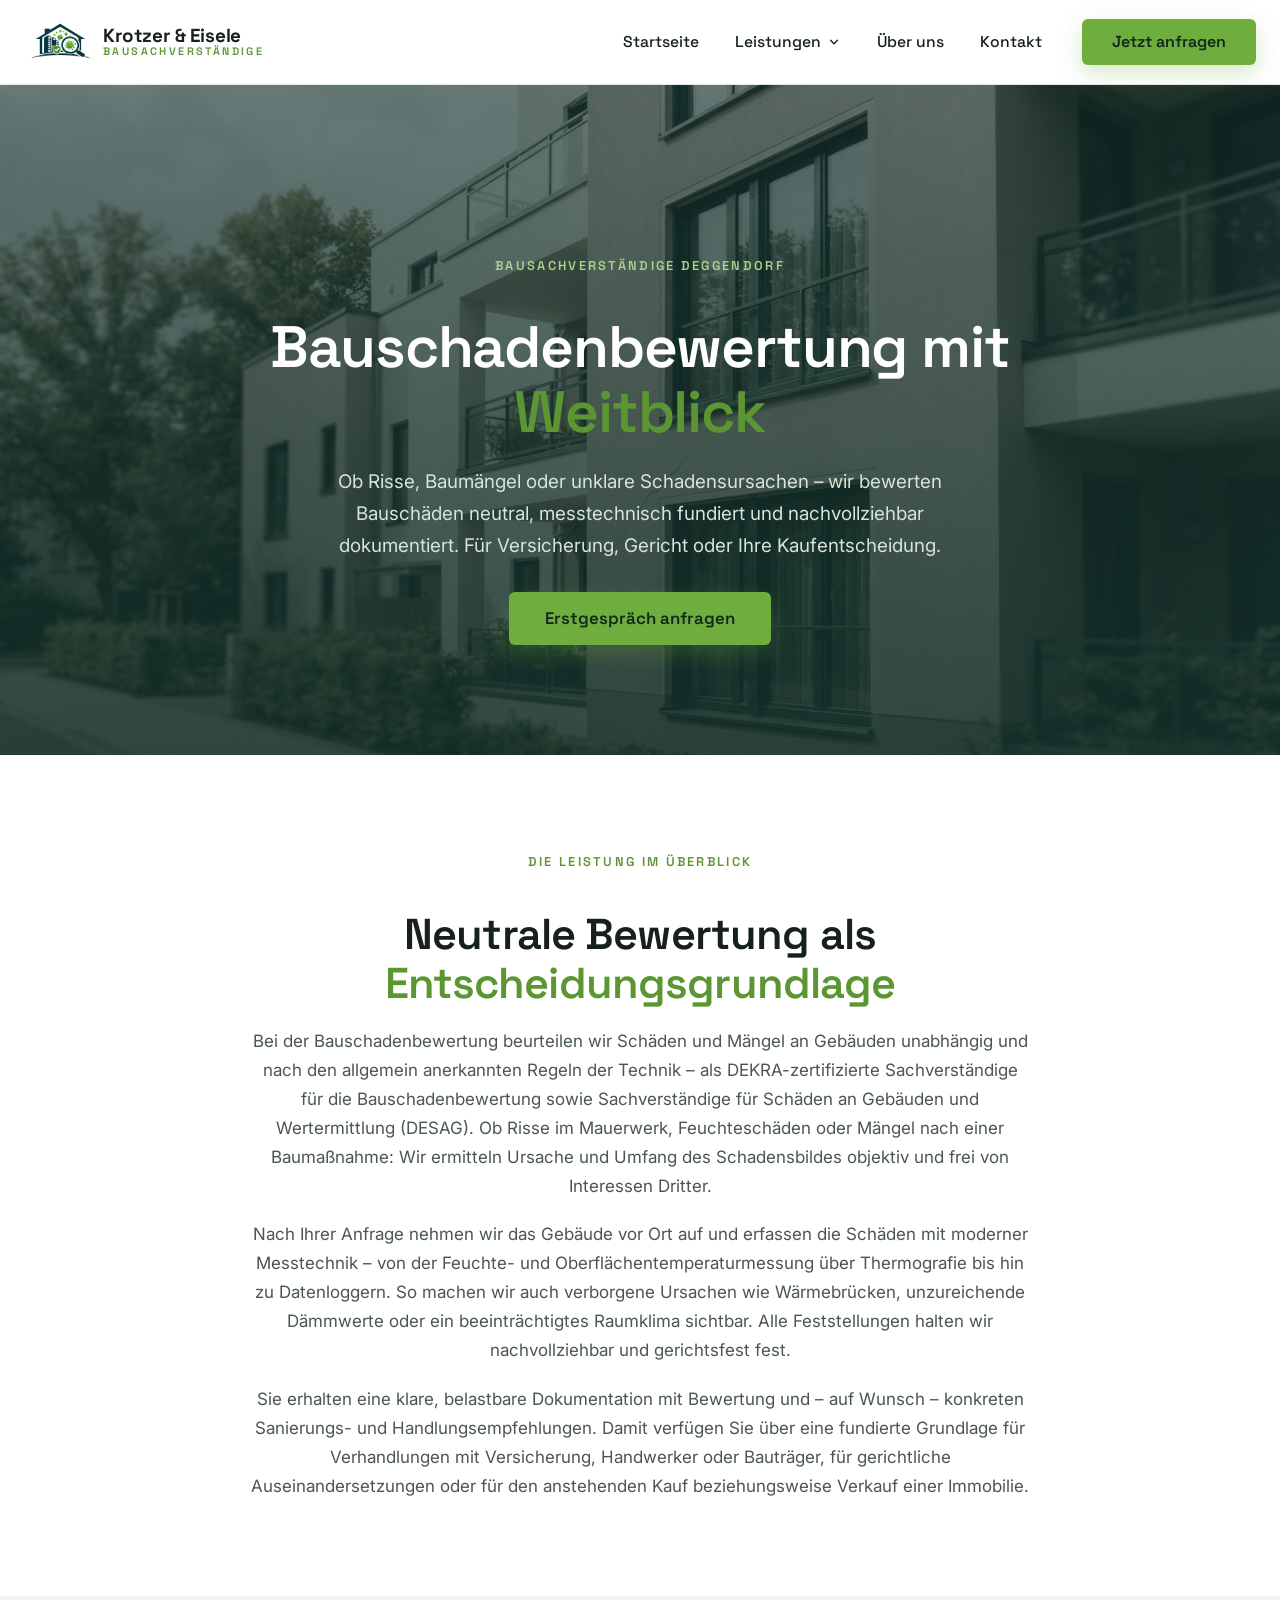
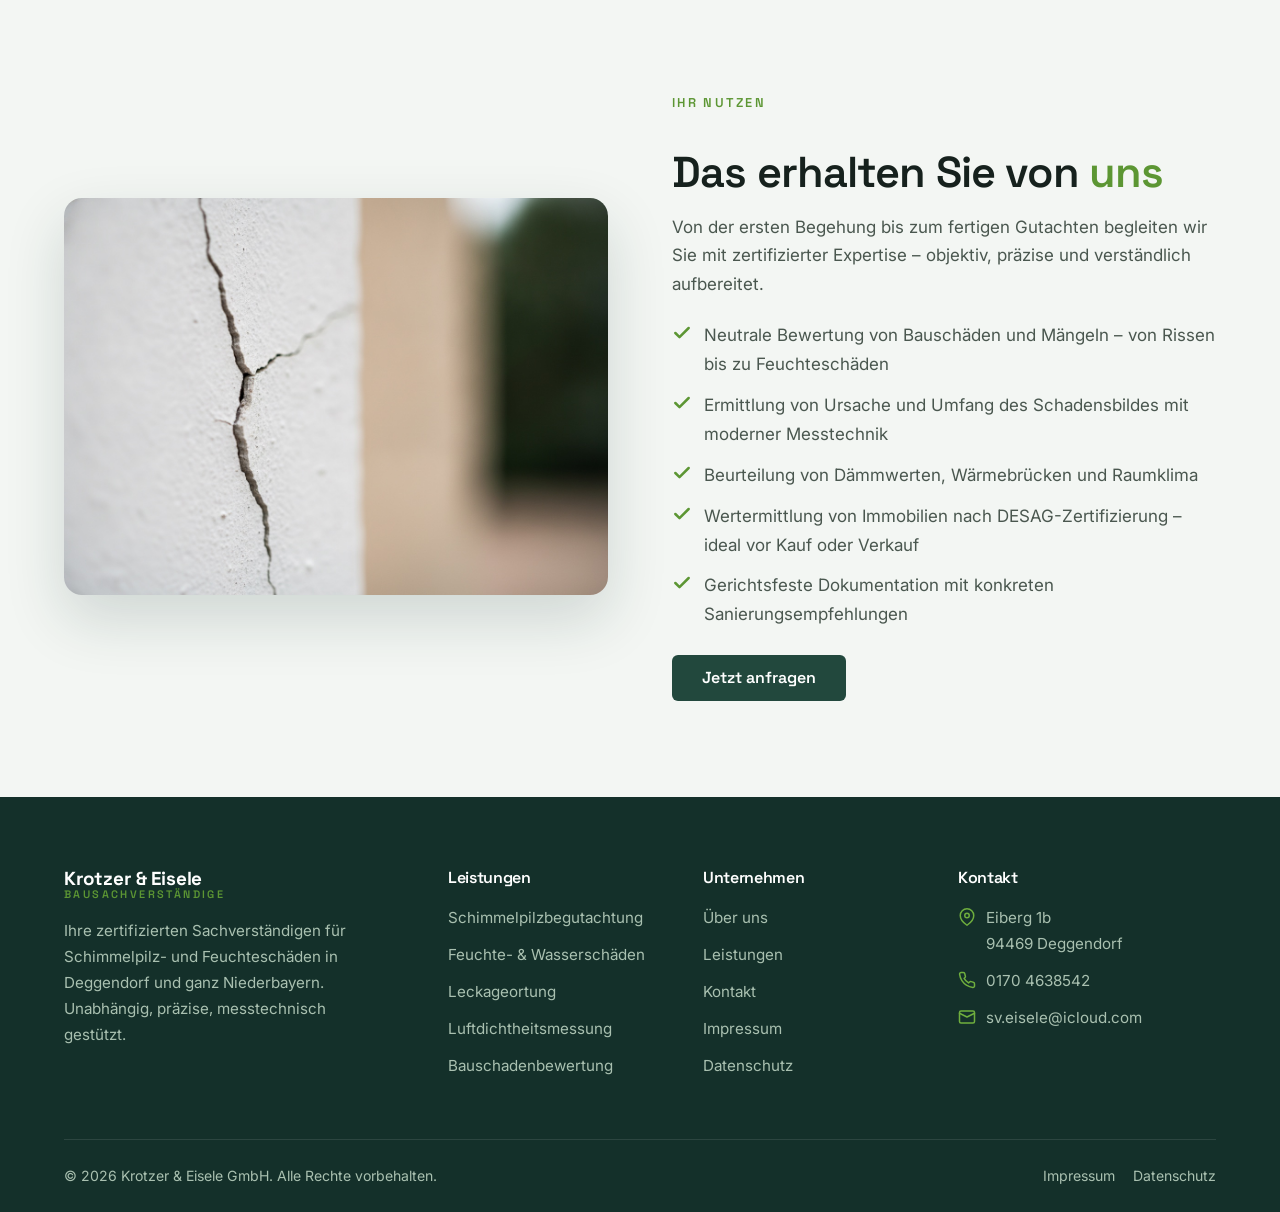
<file: bauschadenbewertung.html>
<!DOCTYPE html>
<html lang="de">
<head>
<meta charset="UTF-8" />
<meta name="viewport" content="width=device-width, initial-scale=1.0" />
<title>Bauschadenbewertung &amp; Wertermittlung – Krotzer &amp; Eisele GmbH | Deggendorf</title>
<meta name="description" content="DEKRA-zertifizierte Bauschadenbewertung & Wertermittlung (DESAG) in Deggendorf & Niederbayern. Neutrale Beurteilung von Bauschäden, Ursache & Umfang – nachvollziehbar dokumentiert für Versicherung, Gericht & Kauf." />
<link rel="preconnect" href="https://fonts.googleapis.com" />
<link rel="preconnect" href="https://fonts.gstatic.com" crossorigin />
<link href="https://fonts.googleapis.com/css2?family=Space+Grotesk:wght@400;500;600;700&family=Inter:wght@400;500;600&display=swap" rel="stylesheet" />
<link rel="icon" href="images/logo.svg" type="image/svg+xml" />
<link rel="stylesheet" href="css/style.css" />
</head>
<body>

<!-- ============ HEADER ============ -->
<header class="header">
  <div class="container container--wide">
    <div class="header__inner">
      <a href="index.html" class="logo" aria-label="Krotzer & Eisele GmbH – Startseite">
        <img class="logo__mark" src="images/logo-mark.png?v=1" alt="Krotzer & Eisele GmbH" />
        <span class="logo__text"><strong>Krotzer &amp; Eisele</strong><span>Bausachverständige</span></span>
      </a>

      <nav class="nav" aria-label="Hauptnavigation">
        <a href="index.html">Startseite</a>
        <div class="nav__item has-dropdown">
          <a href="leistungen.html">Leistungen
            <svg viewBox="0 0 24 24" fill="none" stroke="currentColor" stroke-width="2.2" stroke-linecap="round" stroke-linejoin="round"><polyline points="6 9 12 15 18 9"/></svg>
          </a>
          <div class="dropdown">
            <a href="schimmelpilzbegutachtung.html"><svg viewBox="0 0 24 24" fill="none" stroke="currentColor" stroke-width="2" stroke-linecap="round" stroke-linejoin="round"><circle cx="11" cy="11" r="7"/><line x1="21" y1="21" x2="16.5" y2="16.5"/></svg>Schimmelpilzbegutachtung</a>
            <a href="feuchte-wasserschaden.html"><svg viewBox="0 0 24 24" fill="none" stroke="currentColor" stroke-width="2" stroke-linecap="round" stroke-linejoin="round"><path d="M12 2.5S5 10 5 15a7 7 0 0 0 14 0c0-5-7-12.5-7-12.5z"/></svg>Feuchte- &amp; Wasserschäden</a>
            <a href="leckageortung.html"><svg viewBox="0 0 24 24" fill="none" stroke="currentColor" stroke-width="2" stroke-linecap="round" stroke-linejoin="round"><circle cx="11" cy="11" r="7"/><line x1="21" y1="21" x2="16.5" y2="16.5"/><line x1="11" y1="8" x2="11" y2="11"/></svg>Leckageortung</a>
            <a href="luftdichtheitsmessung.html"><svg viewBox="0 0 24 24" fill="none" stroke="currentColor" stroke-width="2" stroke-linecap="round" stroke-linejoin="round"><path d="M9.6 4.6A2 2 0 1 1 11 8H2"/><path d="M12.6 19.4A2 2 0 1 0 14 16H2"/><path d="M17.7 7.7A2.5 2.5 0 1 1 19.5 12H2"/></svg>Luftdichtheitsmessung</a>
            <a href="bauschadenbewertung.html"><svg viewBox="0 0 24 24" fill="none" stroke="currentColor" stroke-width="2" stroke-linecap="round" stroke-linejoin="round"><path d="M3 21h18"/><path d="M5 21V7l8-4v18"/><path d="M19 21V11l-6-4"/></svg>Bauschadenbewertung</a>
          </div>
        </div>
        <a href="ueber-uns.html">Über uns</a>
        <a href="kontakt.html">Kontakt</a>
      </nav>

      <div class="header__cta">
        <a href="kontakt.html" class="btn btn--primary">Jetzt anfragen</a>
        <button class="burger" aria-label="Menü öffnen"><span></span><span></span><span></span></button>
      </div>
    </div>
  </div>
</header>

<!-- ============ MOBILE NAV ============ -->
<div class="mobile-nav">
  <a href="index.html">Startseite</a>
  <a href="leistungen.html">Leistungen</a>
  <div class="sub">
    <a href="schimmelpilzbegutachtung.html">› Schimmelpilzbegutachtung</a>
    <a href="feuchte-wasserschaden.html">› Feuchte- &amp; Wasserschäden</a>
    <a href="leckageortung.html">› Leckageortung</a>
    <a href="luftdichtheitsmessung.html">› Luftdichtheitsmessung</a>
    <a href="bauschadenbewertung.html">› Bauschadenbewertung</a>
  </div>
  <a href="ueber-uns.html">Über uns</a>
  <a href="kontakt.html">Kontakt</a>
  <a href="kontakt.html" class="btn btn--primary btn--block">Jetzt anfragen</a>
</div>

<!-- ============ HERO ============ -->
<section class="svc-hero">
  <div class="svc-hero__bg"><img src="images/bauschaden-hero-bg.jpg?v=3" alt="" onerror="this.style.display='none'" /></div>
  <div class="container">
    <div class="svc-hero__inner" data-reveal>
      <span class="eyebrow eyebrow--light">Bausachverständige Deggendorf</span>
      <h1>Bauschadenbewertung mit <em>Weitblick</em></h1>
      <p class="lead">Ob Risse, Baumängel oder unklare Schadensursachen – wir bewerten Bauschäden neutral, messtechnisch fundiert und nachvollziehbar dokumentiert. Für Versicherung, Gericht oder Ihre Kaufentscheidung.</p>
      <div class="svc-hero__actions"><a href="kontakt.html" class="btn btn--primary btn--lg">Erstgespräch anfragen</a></div>
    </div>
  </div>
</section>

<!-- ============ INTRO ============ -->
<section class="section svc-intro">
  <div class="container">
    <div class="svc-intro__inner" data-reveal>
      <span class="eyebrow">Die Leistung im Überblick</span>
      <h2>Neutrale Bewertung als <em>Entscheidungsgrundlage</em></h2>
      <p>Bei der Bauschadenbewertung beurteilen wir Schäden und Mängel an Gebäuden unabhängig und nach den allgemein anerkannten Regeln der Technik – als DEKRA-zertifizierte Sachverständige für die Bauschadenbewertung sowie Sachverständige für Schäden an Gebäuden und Wertermittlung (DESAG). Ob Risse im Mauerwerk, Feuchteschäden oder Mängel nach einer Baumaßnahme: Wir ermitteln Ursache und Umfang des Schadensbildes objektiv und frei von Interessen Dritter.</p>
      <p>Nach Ihrer Anfrage nehmen wir das Gebäude vor Ort auf und erfassen die Schäden mit moderner Messtechnik – von der Feuchte- und Oberflächentemperaturmessung über Thermografie bis hin zu Datenloggern. So machen wir auch verborgene Ursachen wie Wärmebrücken, unzureichende Dämmwerte oder ein beeinträchtigtes Raumklima sichtbar. Alle Feststellungen halten wir nachvollziehbar und gerichtsfest fest.</p>
      <p>Sie erhalten eine klare, belastbare Dokumentation mit Bewertung und – auf Wunsch – konkreten Sanierungs- und Handlungsempfehlungen. Damit verfügen Sie über eine fundierte Grundlage für Verhandlungen mit Versicherung, Handwerker oder Bauträger, für gerichtliche Auseinandersetzungen oder für den anstehenden Kauf beziehungsweise Verkauf einer Immobilie.</p>
    </div>
  </div>
</section>

<!-- ============ FEATURE ============ -->
<section class="section section--soft svc-feature">
  <div class="container">
    <div class="svc-feature__grid">
      <div class="svc-feature__media" data-reveal><img src="images/bauschaden-detail.jpg?v=3" alt="Sachverständiger bei der Bauschadenbewertung an einem Gebäude" onerror="this.style.display='none'" /></div>
      <div class="svc-feature__body" data-reveal>
        <span class="eyebrow">Ihr Nutzen</span>
        <h2>Das erhalten Sie von <em>uns</em></h2>
        <p>Von der ersten Begehung bis zum fertigen Gutachten begleiten wir Sie mit zertifizierter Expertise – objektiv, präzise und verständlich aufbereitet.</p>
        <ul class="svc-feature__list">
          <li>Neutrale Bewertung von Bauschäden und Mängeln – von Rissen bis zu Feuchteschäden</li>
          <li>Ermittlung von Ursache und Umfang des Schadensbildes mit moderner Messtechnik</li>
          <li>Beurteilung von Dämmwerten, Wärmebrücken und Raumklima</li>
          <li>Wertermittlung von Immobilien nach DESAG-Zertifizierung – ideal vor Kauf oder Verkauf</li>
          <li>Gerichtsfeste Dokumentation mit konkreten Sanierungsempfehlungen</li>
        </ul>
        <a href="kontakt.html" class="btn btn--dark">Jetzt anfragen</a>
      </div>
    </div>
  </div>
</section>

<!-- ============ FOOTER ============ -->
<footer class="footer">
  <div class="container">
    <div class="footer__grid">
      <div class="footer__brand">
        <a href="index.html" class="logo"><span class="logo__text"><strong>Krotzer &amp; Eisele</strong><span>Bausachverständige</span></span></a>
        <p>Ihre zertifizierten Sachverständigen für Schimmelpilz- und Feuchteschäden in Deggendorf und ganz Niederbayern. Unabhängig, präzise, messtechnisch gestützt.</p>
      </div>
      <div>
        <h5>Leistungen</h5>
        <ul>
          <li><a href="schimmelpilzbegutachtung.html">Schimmelpilzbegutachtung</a></li>
          <li><a href="feuchte-wasserschaden.html">Feuchte- &amp; Wasserschäden</a></li>
          <li><a href="leckageortung.html">Leckageortung</a></li>
          <li><a href="luftdichtheitsmessung.html">Luftdichtheitsmessung</a></li>
          <li><a href="bauschadenbewertung.html">Bauschadenbewertung</a></li>
        </ul>
      </div>
      <div>
        <h5>Unternehmen</h5>
        <ul>
          <li><a href="ueber-uns.html">Über uns</a></li>
          <li><a href="leistungen.html">Leistungen</a></li>
          <li><a href="kontakt.html">Kontakt</a></li>
          <li><a href="impressum.html">Impressum</a></li>
          <li><a href="datenschutz.html">Datenschutz</a></li>
        </ul>
      </div>
      <div>
        <h5>Kontakt</h5>
        <ul class="footer__contact">
          <li><svg viewBox="0 0 24 24" fill="none" stroke="currentColor" stroke-width="2" stroke-linecap="round" stroke-linejoin="round"><path d="M21 10c0 7-9 13-9 13s-9-6-9-13a9 9 0 0 1 18 0z"/><circle cx="12" cy="10" r="3"/></svg><span>Eiberg 1b<br/>94469 Deggendorf</span></li>
          <li><svg viewBox="0 0 24 24" fill="none" stroke="currentColor" stroke-width="2" stroke-linecap="round" stroke-linejoin="round"><path d="M22 16.92v3a2 2 0 0 1-2.18 2 19.79 19.79 0 0 1-8.63-3.07 19.5 19.5 0 0 1-6-6 19.79 19.79 0 0 1-3.07-8.67A2 2 0 0 1 4.11 2h3a2 2 0 0 1 2 1.72c.13.96.36 1.9.7 2.81a2 2 0 0 1-.45 2.11L8.09 9.91a16 16 0 0 0 6 6l1.27-1.27a2 2 0 0 1 2.11-.45c.91.34 1.85.57 2.81.7A2 2 0 0 1 22 16.92z"/></svg><a href="tel:+491704638542">0170 4638542</a></li>
          <li><svg viewBox="0 0 24 24" fill="none" stroke="currentColor" stroke-width="2" stroke-linecap="round" stroke-linejoin="round"><rect x="2" y="4" width="20" height="16" rx="2"/><path d="m22 7-10 5L2 7"/></svg><a href="mailto:sv.eisele@icloud.com">sv.eisele@icloud.com</a></li>
        </ul>
      </div>
    </div>
    <div class="footer__bottom">
      <span>© <span id="year">2026</span> Krotzer &amp; Eisele GmbH. Alle Rechte vorbehalten.</span>
      <span><a href="impressum.html">Impressum</a><a href="datenschutz.html">Datenschutz</a></span>
    </div>
  </div>
</footer>

<script src="js/main.js"></script>
</body>
</html>
</file>
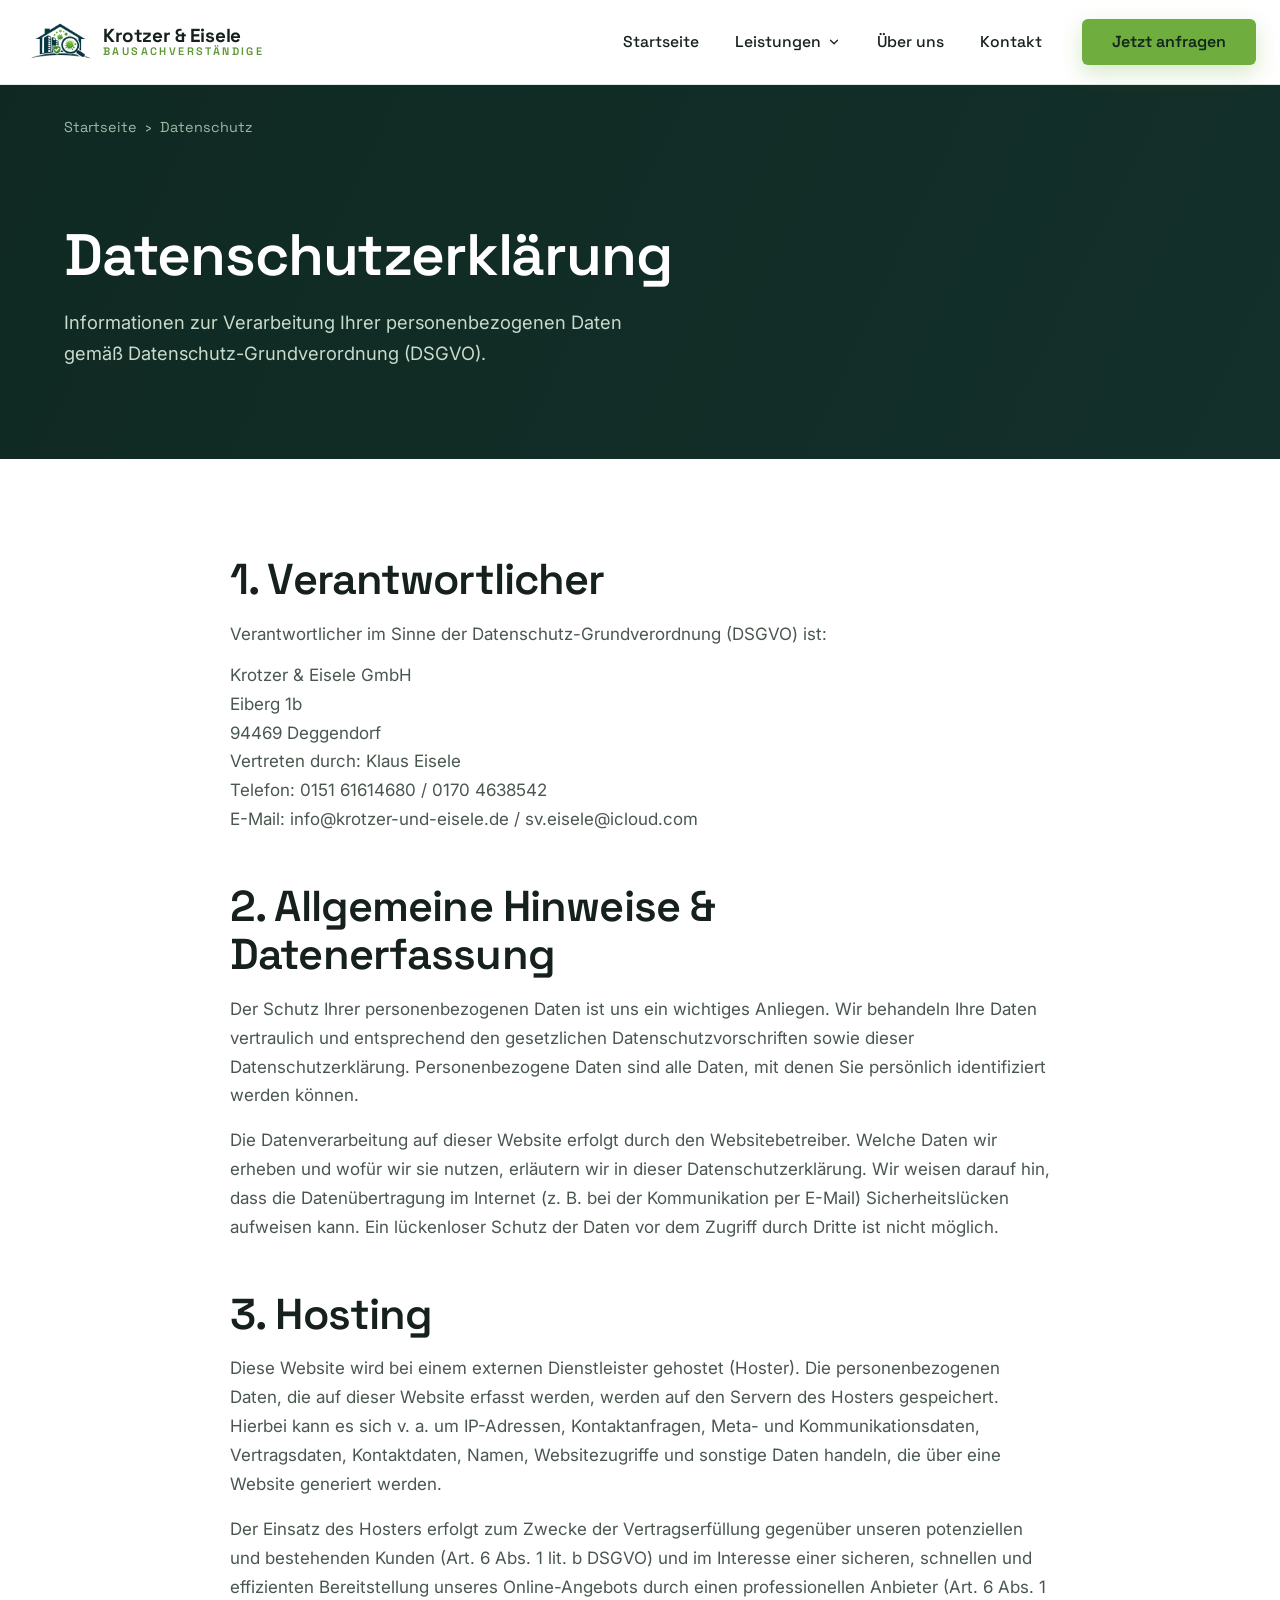
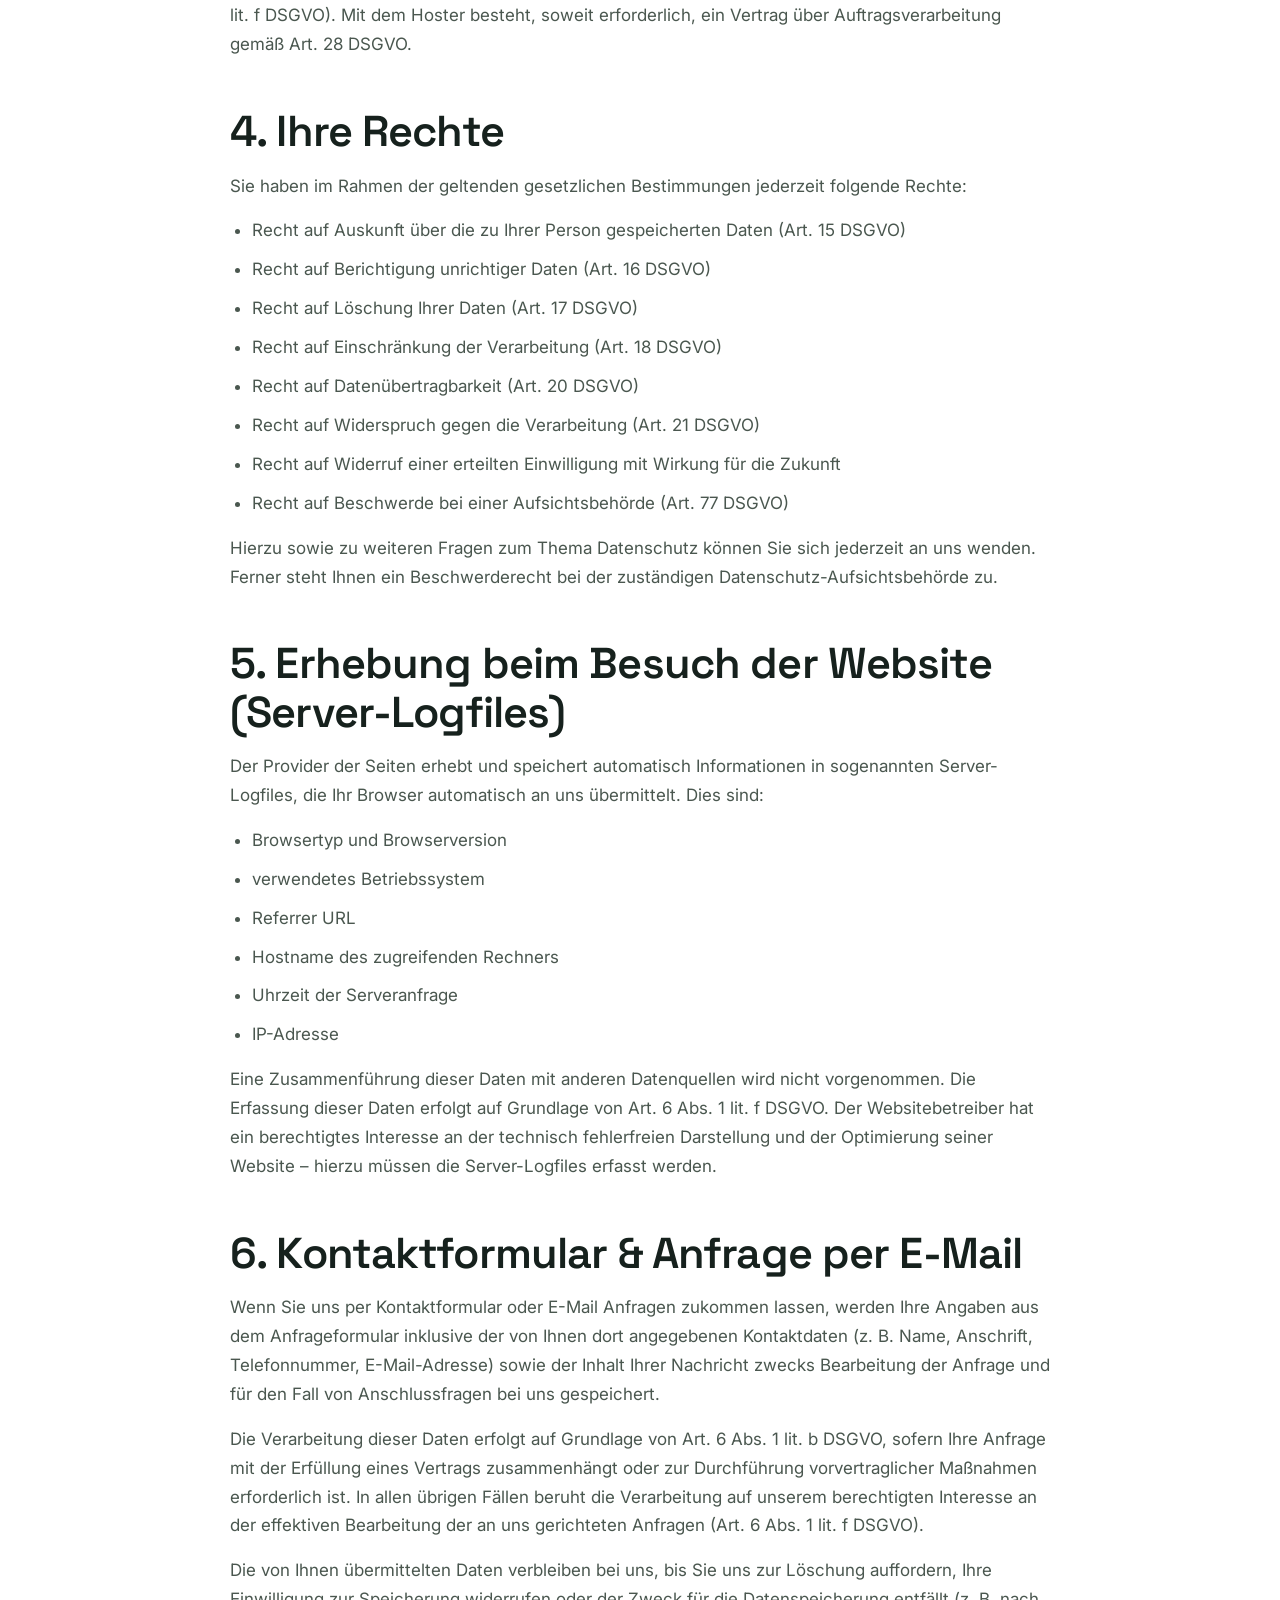
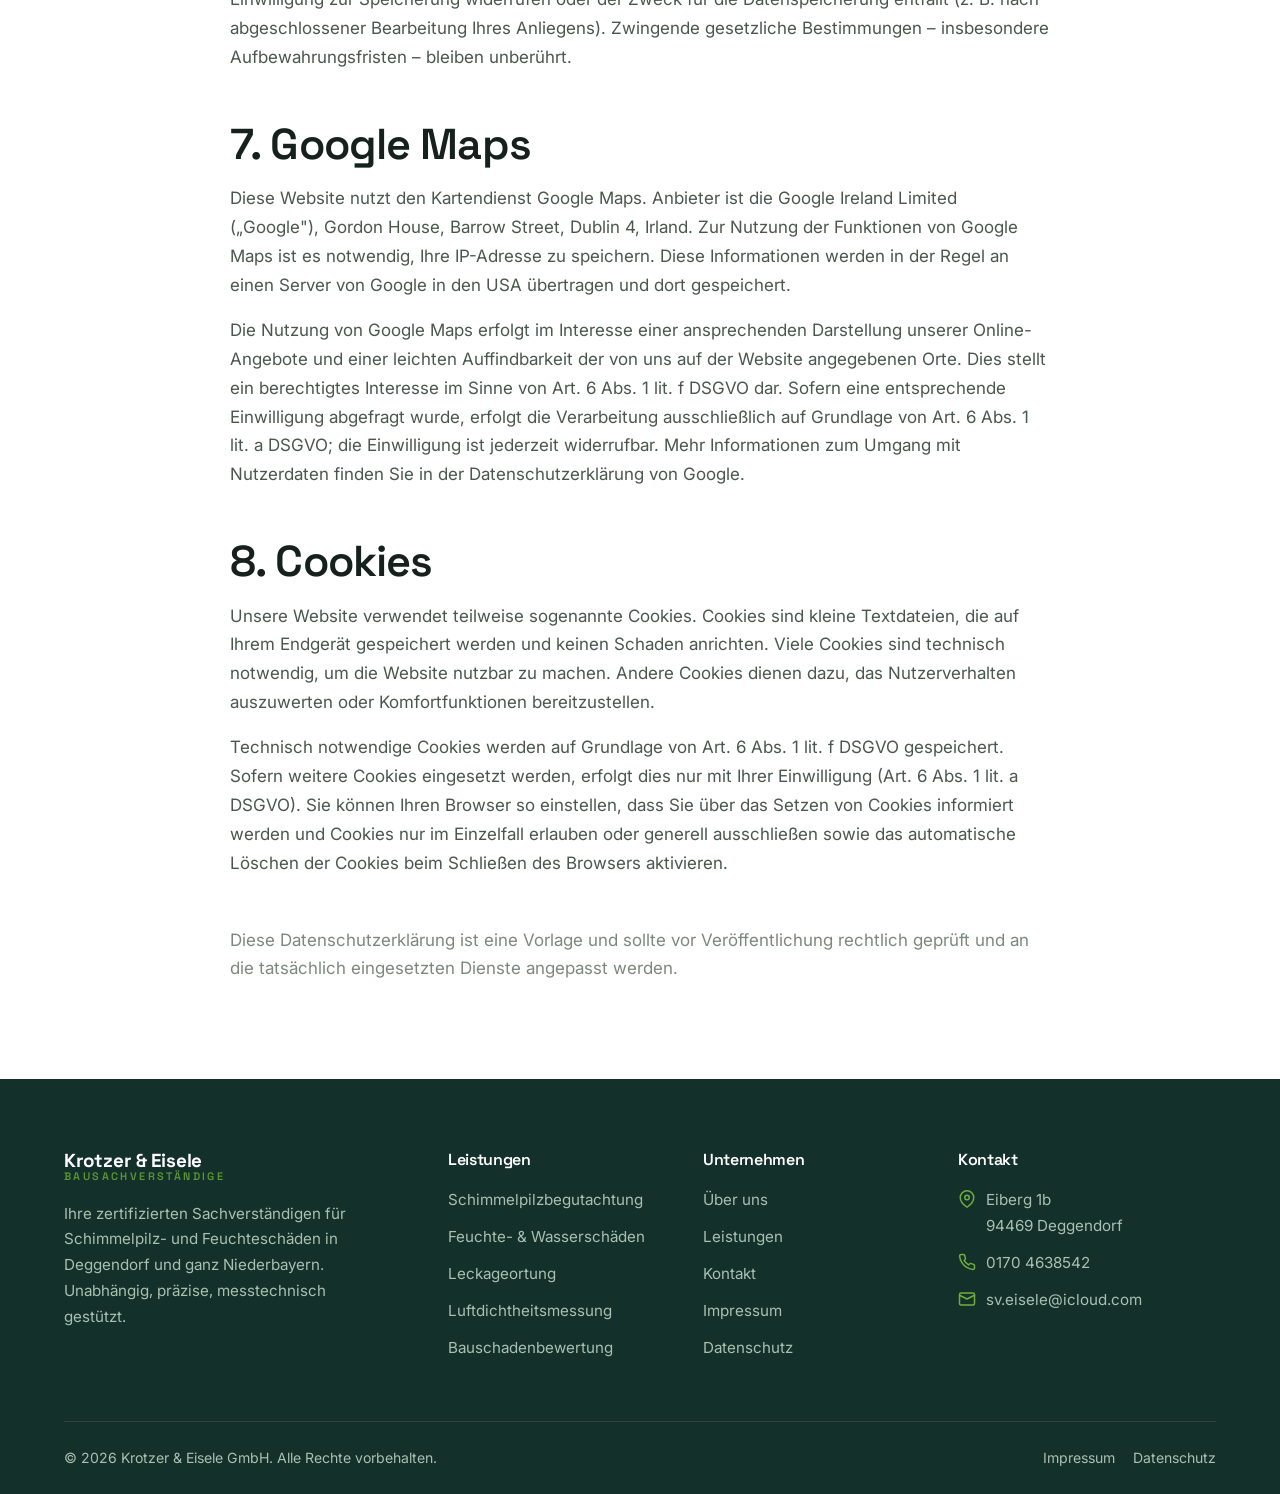
<file: datenschutz.html>
<!DOCTYPE html>
<html lang="de">
<head>
<meta charset="UTF-8" />
<meta name="viewport" content="width=device-width, initial-scale=1.0" />
<title>Datenschutzerklärung – Krotzer &amp; Eisele GmbH | Deggendorf</title>
<meta name="description" content="Datenschutzerklärung der Krotzer & Eisele GmbH – Informationen zur Verarbeitung personenbezogener Daten gemäß DSGVO." />
<link rel="preconnect" href="https://fonts.googleapis.com" />
<link rel="preconnect" href="https://fonts.gstatic.com" crossorigin />
<link href="https://fonts.googleapis.com/css2?family=Space+Grotesk:wght@400;500;600;700&family=Inter:wght@400;500;600&display=swap" rel="stylesheet" />
<link rel="icon" href="images/logo.svg" type="image/svg+xml" />
<link rel="stylesheet" href="css/style.css" />
</head>
<body>

<!-- ============ HEADER ============ -->
<header class="header">
  <div class="container container--wide">
    <div class="header__inner">
      <a href="index.html" class="logo" aria-label="Krotzer & Eisele GmbH – Startseite">
        <img class="logo__mark" src="images/logo-mark.png?v=1" alt="Krotzer & Eisele GmbH" />
        <span class="logo__text"><strong>Krotzer &amp; Eisele</strong><span>Bausachverständige</span></span>
      </a>

      <nav class="nav" aria-label="Hauptnavigation">
        <a href="index.html">Startseite</a>
        <div class="nav__item has-dropdown">
          <a href="leistungen.html">Leistungen
            <svg viewBox="0 0 24 24" fill="none" stroke="currentColor" stroke-width="2.2" stroke-linecap="round" stroke-linejoin="round"><polyline points="6 9 12 15 18 9"/></svg>
          </a>
          <div class="dropdown">
            <a href="schimmelpilzbegutachtung.html"><svg viewBox="0 0 24 24" fill="none" stroke="currentColor" stroke-width="2" stroke-linecap="round" stroke-linejoin="round"><circle cx="11" cy="11" r="7"/><line x1="21" y1="21" x2="16.5" y2="16.5"/></svg>Schimmelpilzbegutachtung</a>
            <a href="feuchte-wasserschaden.html"><svg viewBox="0 0 24 24" fill="none" stroke="currentColor" stroke-width="2" stroke-linecap="round" stroke-linejoin="round"><path d="M12 2.5S5 10 5 15a7 7 0 0 0 14 0c0-5-7-12.5-7-12.5z"/></svg>Feuchte- &amp; Wasserschäden</a>
            <a href="leckageortung.html"><svg viewBox="0 0 24 24" fill="none" stroke="currentColor" stroke-width="2" stroke-linecap="round" stroke-linejoin="round"><circle cx="11" cy="11" r="7"/><line x1="21" y1="21" x2="16.5" y2="16.5"/><line x1="11" y1="8" x2="11" y2="11"/></svg>Leckageortung</a>
            <a href="luftdichtheitsmessung.html"><svg viewBox="0 0 24 24" fill="none" stroke="currentColor" stroke-width="2" stroke-linecap="round" stroke-linejoin="round"><path d="M9.6 4.6A2 2 0 1 1 11 8H2"/><path d="M12.6 19.4A2 2 0 1 0 14 16H2"/><path d="M17.7 7.7A2.5 2.5 0 1 1 19.5 12H2"/></svg>Luftdichtheitsmessung</a>
            <a href="bauschadenbewertung.html"><svg viewBox="0 0 24 24" fill="none" stroke="currentColor" stroke-width="2" stroke-linecap="round" stroke-linejoin="round"><path d="M3 21h18"/><path d="M5 21V7l8-4v18"/><path d="M19 21V11l-6-4"/></svg>Bauschadenbewertung</a>
          </div>
        </div>
        <a href="ueber-uns.html">Über uns</a>
        <a href="kontakt.html">Kontakt</a>
      </nav>

      <div class="header__cta">
        <a href="kontakt.html" class="btn btn--primary">Jetzt anfragen</a>
        <button class="burger" aria-label="Menü öffnen"><span></span><span></span><span></span></button>
      </div>
    </div>
  </div>
</header>

<!-- ============ MOBILE NAV ============ -->
<div class="mobile-nav">
  <a href="index.html">Startseite</a>
  <a href="leistungen.html">Leistungen</a>
  <div class="sub">
    <a href="schimmelpilzbegutachtung.html">› Schimmelpilzbegutachtung</a>
    <a href="feuchte-wasserschaden.html">› Feuchte- &amp; Wasserschäden</a>
    <a href="leckageortung.html">› Leckageortung</a>
    <a href="luftdichtheitsmessung.html">› Luftdichtheitsmessung</a>
    <a href="bauschadenbewertung.html">› Bauschadenbewertung</a>
  </div>
  <a href="ueber-uns.html">Über uns</a>
  <a href="kontakt.html">Kontakt</a>
  <a href="kontakt.html" class="btn btn--primary btn--block">Jetzt anfragen</a>
</div>

<!-- ============ PAGE HERO ============ -->
<section class="pagehero">
  <div class="container">
    <nav class="breadcrumb" aria-label="Brotkrumennavigation">
      <a href="index.html">Startseite</a> <span>›</span> <span>Datenschutz</span>
    </nav>
    <div class="pagehero__inner">
      <h1>Datenschutzerklärung</h1>
      <p>Informationen zur Verarbeitung Ihrer personenbezogenen Daten gemäß Datenschutz-Grundverordnung (DSGVO).</p>
    </div>
  </div>
</section>

<!-- ============ INHALT ============ -->
<section class="section">
  <div class="container">
    <div style="max-width:820px;margin:0 auto">

      <h2>1. Verantwortlicher</h2>
      <p style="margin-top:16px">Verantwortlicher im Sinne der Datenschutz-Grundverordnung (DSGVO) ist:</p>
      <p style="margin-top:12px">
        Krotzer &amp; Eisele GmbH<br />
        Eiberg 1b<br />
        94469 Deggendorf<br />
        Vertreten durch: Klaus Eisele<br />
        Telefon: 0151 61614680 / 0170 4638542<br />
        E-Mail: info@krotzer-und-eisele.de / sv.eisele@icloud.com
      </p>

      <h2 style="margin-top:48px">2. Allgemeine Hinweise &amp; Datenerfassung</h2>
      <p style="margin-top:16px">Der Schutz Ihrer personenbezogenen Daten ist uns ein wichtiges Anliegen. Wir behandeln Ihre Daten vertraulich und entsprechend den gesetzlichen Datenschutzvorschriften sowie dieser Datenschutzerklärung. Personenbezogene Daten sind alle Daten, mit denen Sie persönlich identifiziert werden können.</p>
      <p style="margin-top:16px">Die Datenverarbeitung auf dieser Website erfolgt durch den Websitebetreiber. Welche Daten wir erheben und wofür wir sie nutzen, erläutern wir in dieser Datenschutzerklärung. Wir weisen darauf hin, dass die Datenübertragung im Internet (z. B. bei der Kommunikation per E-Mail) Sicherheitslücken aufweisen kann. Ein lückenloser Schutz der Daten vor dem Zugriff durch Dritte ist nicht möglich.</p>

      <h2 style="margin-top:48px">3. Hosting</h2>
      <p style="margin-top:16px">Diese Website wird bei einem externen Dienstleister gehostet (Hoster). Die personenbezogenen Daten, die auf dieser Website erfasst werden, werden auf den Servern des Hosters gespeichert. Hierbei kann es sich v. a. um IP-Adressen, Kontaktanfragen, Meta- und Kommunikationsdaten, Vertragsdaten, Kontaktdaten, Namen, Websitezugriffe und sonstige Daten handeln, die über eine Website generiert werden.</p>
      <p style="margin-top:16px">Der Einsatz des Hosters erfolgt zum Zwecke der Vertragserfüllung gegenüber unseren potenziellen und bestehenden Kunden (Art. 6 Abs. 1 lit. b DSGVO) und im Interesse einer sicheren, schnellen und effizienten Bereitstellung unseres Online-Angebots durch einen professionellen Anbieter (Art. 6 Abs. 1 lit. f DSGVO). Mit dem Hoster besteht, soweit erforderlich, ein Vertrag über Auftragsverarbeitung gemäß Art. 28 DSGVO.</p>

      <h2 style="margin-top:48px">4. Ihre Rechte</h2>
      <p style="margin-top:16px">Sie haben im Rahmen der geltenden gesetzlichen Bestimmungen jederzeit folgende Rechte:</p>
      <ul style="margin-top:16px;display:grid;gap:10px;list-style:disc;padding-left:22px">
        <li>Recht auf Auskunft über die zu Ihrer Person gespeicherten Daten (Art. 15 DSGVO)</li>
        <li>Recht auf Berichtigung unrichtiger Daten (Art. 16 DSGVO)</li>
        <li>Recht auf Löschung Ihrer Daten (Art. 17 DSGVO)</li>
        <li>Recht auf Einschränkung der Verarbeitung (Art. 18 DSGVO)</li>
        <li>Recht auf Datenübertragbarkeit (Art. 20 DSGVO)</li>
        <li>Recht auf Widerspruch gegen die Verarbeitung (Art. 21 DSGVO)</li>
        <li>Recht auf Widerruf einer erteilten Einwilligung mit Wirkung für die Zukunft</li>
        <li>Recht auf Beschwerde bei einer Aufsichtsbehörde (Art. 77 DSGVO)</li>
      </ul>
      <p style="margin-top:16px">Hierzu sowie zu weiteren Fragen zum Thema Datenschutz können Sie sich jederzeit an uns wenden. Ferner steht Ihnen ein Beschwerderecht bei der zuständigen Datenschutz-Aufsichtsbehörde zu.</p>

      <h2 style="margin-top:48px">5. Erhebung beim Besuch der Website (Server-Logfiles)</h2>
      <p style="margin-top:16px">Der Provider der Seiten erhebt und speichert automatisch Informationen in sogenannten Server-Logfiles, die Ihr Browser automatisch an uns übermittelt. Dies sind:</p>
      <ul style="margin-top:16px;display:grid;gap:10px;list-style:disc;padding-left:22px">
        <li>Browsertyp und Browserversion</li>
        <li>verwendetes Betriebssystem</li>
        <li>Referrer URL</li>
        <li>Hostname des zugreifenden Rechners</li>
        <li>Uhrzeit der Serveranfrage</li>
        <li>IP-Adresse</li>
      </ul>
      <p style="margin-top:16px">Eine Zusammenführung dieser Daten mit anderen Datenquellen wird nicht vorgenommen. Die Erfassung dieser Daten erfolgt auf Grundlage von Art. 6 Abs. 1 lit. f DSGVO. Der Websitebetreiber hat ein berechtigtes Interesse an der technisch fehlerfreien Darstellung und der Optimierung seiner Website – hierzu müssen die Server-Logfiles erfasst werden.</p>

      <h2 style="margin-top:48px">6. Kontaktformular &amp; Anfrage per E-Mail</h2>
      <p style="margin-top:16px">Wenn Sie uns per Kontaktformular oder E-Mail Anfragen zukommen lassen, werden Ihre Angaben aus dem Anfrageformular inklusive der von Ihnen dort angegebenen Kontaktdaten (z. B. Name, Anschrift, Telefonnummer, E-Mail-Adresse) sowie der Inhalt Ihrer Nachricht zwecks Bearbeitung der Anfrage und für den Fall von Anschlussfragen bei uns gespeichert.</p>
      <p style="margin-top:16px">Die Verarbeitung dieser Daten erfolgt auf Grundlage von Art. 6 Abs. 1 lit. b DSGVO, sofern Ihre Anfrage mit der Erfüllung eines Vertrags zusammenhängt oder zur Durchführung vorvertraglicher Maßnahmen erforderlich ist. In allen übrigen Fällen beruht die Verarbeitung auf unserem berechtigten Interesse an der effektiven Bearbeitung der an uns gerichteten Anfragen (Art. 6 Abs. 1 lit. f DSGVO).</p>
      <p style="margin-top:16px">Die von Ihnen übermittelten Daten verbleiben bei uns, bis Sie uns zur Löschung auffordern, Ihre Einwilligung zur Speicherung widerrufen oder der Zweck für die Datenspeicherung entfällt (z. B. nach abgeschlossener Bearbeitung Ihres Anliegens). Zwingende gesetzliche Bestimmungen – insbesondere Aufbewahrungsfristen – bleiben unberührt.</p>

      <h2 style="margin-top:48px">7. Google Maps</h2>
      <p style="margin-top:16px">Diese Website nutzt den Kartendienst Google Maps. Anbieter ist die Google Ireland Limited („Google"), Gordon House, Barrow Street, Dublin 4, Irland. Zur Nutzung der Funktionen von Google Maps ist es notwendig, Ihre IP-Adresse zu speichern. Diese Informationen werden in der Regel an einen Server von Google in den USA übertragen und dort gespeichert.</p>
      <p style="margin-top:16px">Die Nutzung von Google Maps erfolgt im Interesse einer ansprechenden Darstellung unserer Online-Angebote und einer leichten Auffindbarkeit der von uns auf der Website angegebenen Orte. Dies stellt ein berechtigtes Interesse im Sinne von Art. 6 Abs. 1 lit. f DSGVO dar. Sofern eine entsprechende Einwilligung abgefragt wurde, erfolgt die Verarbeitung ausschließlich auf Grundlage von Art. 6 Abs. 1 lit. a DSGVO; die Einwilligung ist jederzeit widerrufbar. Mehr Informationen zum Umgang mit Nutzerdaten finden Sie in der Datenschutzerklärung von Google.</p>

      <h2 style="margin-top:48px">8. Cookies</h2>
      <p style="margin-top:16px">Unsere Website verwendet teilweise sogenannte Cookies. Cookies sind kleine Textdateien, die auf Ihrem Endgerät gespeichert werden und keinen Schaden anrichten. Viele Cookies sind technisch notwendig, um die Website nutzbar zu machen. Andere Cookies dienen dazu, das Nutzerverhalten auszuwerten oder Komfortfunktionen bereitzustellen.</p>
      <p style="margin-top:16px">Technisch notwendige Cookies werden auf Grundlage von Art. 6 Abs. 1 lit. f DSGVO gespeichert. Sofern weitere Cookies eingesetzt werden, erfolgt dies nur mit Ihrer Einwilligung (Art. 6 Abs. 1 lit. a DSGVO). Sie können Ihren Browser so einstellen, dass Sie über das Setzen von Cookies informiert werden und Cookies nur im Einzelfall erlauben oder generell ausschließen sowie das automatische Löschen der Cookies beim Schließen des Browsers aktivieren.</p>

      <p class="muted" style="margin-top:48px">Diese Datenschutzerklärung ist eine Vorlage und sollte vor Veröffentlichung rechtlich geprüft und an die tatsächlich eingesetzten Dienste angepasst werden.</p>

    </div>
  </div>
</section>

<!-- ============ FOOTER ============ -->
<footer class="footer">
  <div class="container">
    <div class="footer__grid">
      <div class="footer__brand">
        <a href="index.html" class="logo"><span class="logo__text"><strong>Krotzer &amp; Eisele</strong><span>Bausachverständige</span></span></a>
        <p>Ihre zertifizierten Sachverständigen für Schimmelpilz- und Feuchteschäden in Deggendorf und ganz Niederbayern. Unabhängig, präzise, messtechnisch gestützt.</p>
      </div>
      <div>
        <h5>Leistungen</h5>
        <ul>
          <li><a href="schimmelpilzbegutachtung.html">Schimmelpilzbegutachtung</a></li>
          <li><a href="feuchte-wasserschaden.html">Feuchte- &amp; Wasserschäden</a></li>
          <li><a href="leckageortung.html">Leckageortung</a></li>
          <li><a href="luftdichtheitsmessung.html">Luftdichtheitsmessung</a></li>
          <li><a href="bauschadenbewertung.html">Bauschadenbewertung</a></li>
        </ul>
      </div>
      <div>
        <h5>Unternehmen</h5>
        <ul>
          <li><a href="ueber-uns.html">Über uns</a></li>
          <li><a href="leistungen.html">Leistungen</a></li>
          <li><a href="kontakt.html">Kontakt</a></li>
          <li><a href="impressum.html">Impressum</a></li>
          <li><a href="datenschutz.html">Datenschutz</a></li>
        </ul>
      </div>
      <div>
        <h5>Kontakt</h5>
        <ul class="footer__contact">
          <li><svg viewBox="0 0 24 24" fill="none" stroke="currentColor" stroke-width="2" stroke-linecap="round" stroke-linejoin="round"><path d="M21 10c0 7-9 13-9 13s-9-6-9-13a9 9 0 0 1 18 0z"/><circle cx="12" cy="10" r="3"/></svg><span>Eiberg 1b<br/>94469 Deggendorf</span></li>
          <li><svg viewBox="0 0 24 24" fill="none" stroke="currentColor" stroke-width="2" stroke-linecap="round" stroke-linejoin="round"><path d="M22 16.92v3a2 2 0 0 1-2.18 2 19.79 19.79 0 0 1-8.63-3.07 19.5 19.5 0 0 1-6-6 19.79 19.79 0 0 1-3.07-8.67A2 2 0 0 1 4.11 2h3a2 2 0 0 1 2 1.72c.13.96.36 1.9.7 2.81a2 2 0 0 1-.45 2.11L8.09 9.91a16 16 0 0 0 6 6l1.27-1.27a2 2 0 0 1 2.11-.45c.91.34 1.85.57 2.81.7A2 2 0 0 1 22 16.92z"/></svg><a href="tel:+491704638542">0170 4638542</a></li>
          <li><svg viewBox="0 0 24 24" fill="none" stroke="currentColor" stroke-width="2" stroke-linecap="round" stroke-linejoin="round"><rect x="2" y="4" width="20" height="16" rx="2"/><path d="m22 7-10 5L2 7"/></svg><a href="mailto:sv.eisele@icloud.com">sv.eisele@icloud.com</a></li>
        </ul>
      </div>
    </div>
    <div class="footer__bottom">
      <span>© <span id="year">2026</span> Krotzer &amp; Eisele GmbH. Alle Rechte vorbehalten.</span>
      <span><a href="impressum.html">Impressum</a><a href="datenschutz.html">Datenschutz</a></span>
    </div>
  </div>
</footer>

<script src="js/main.js"></script>
</body>
</html>
</file>
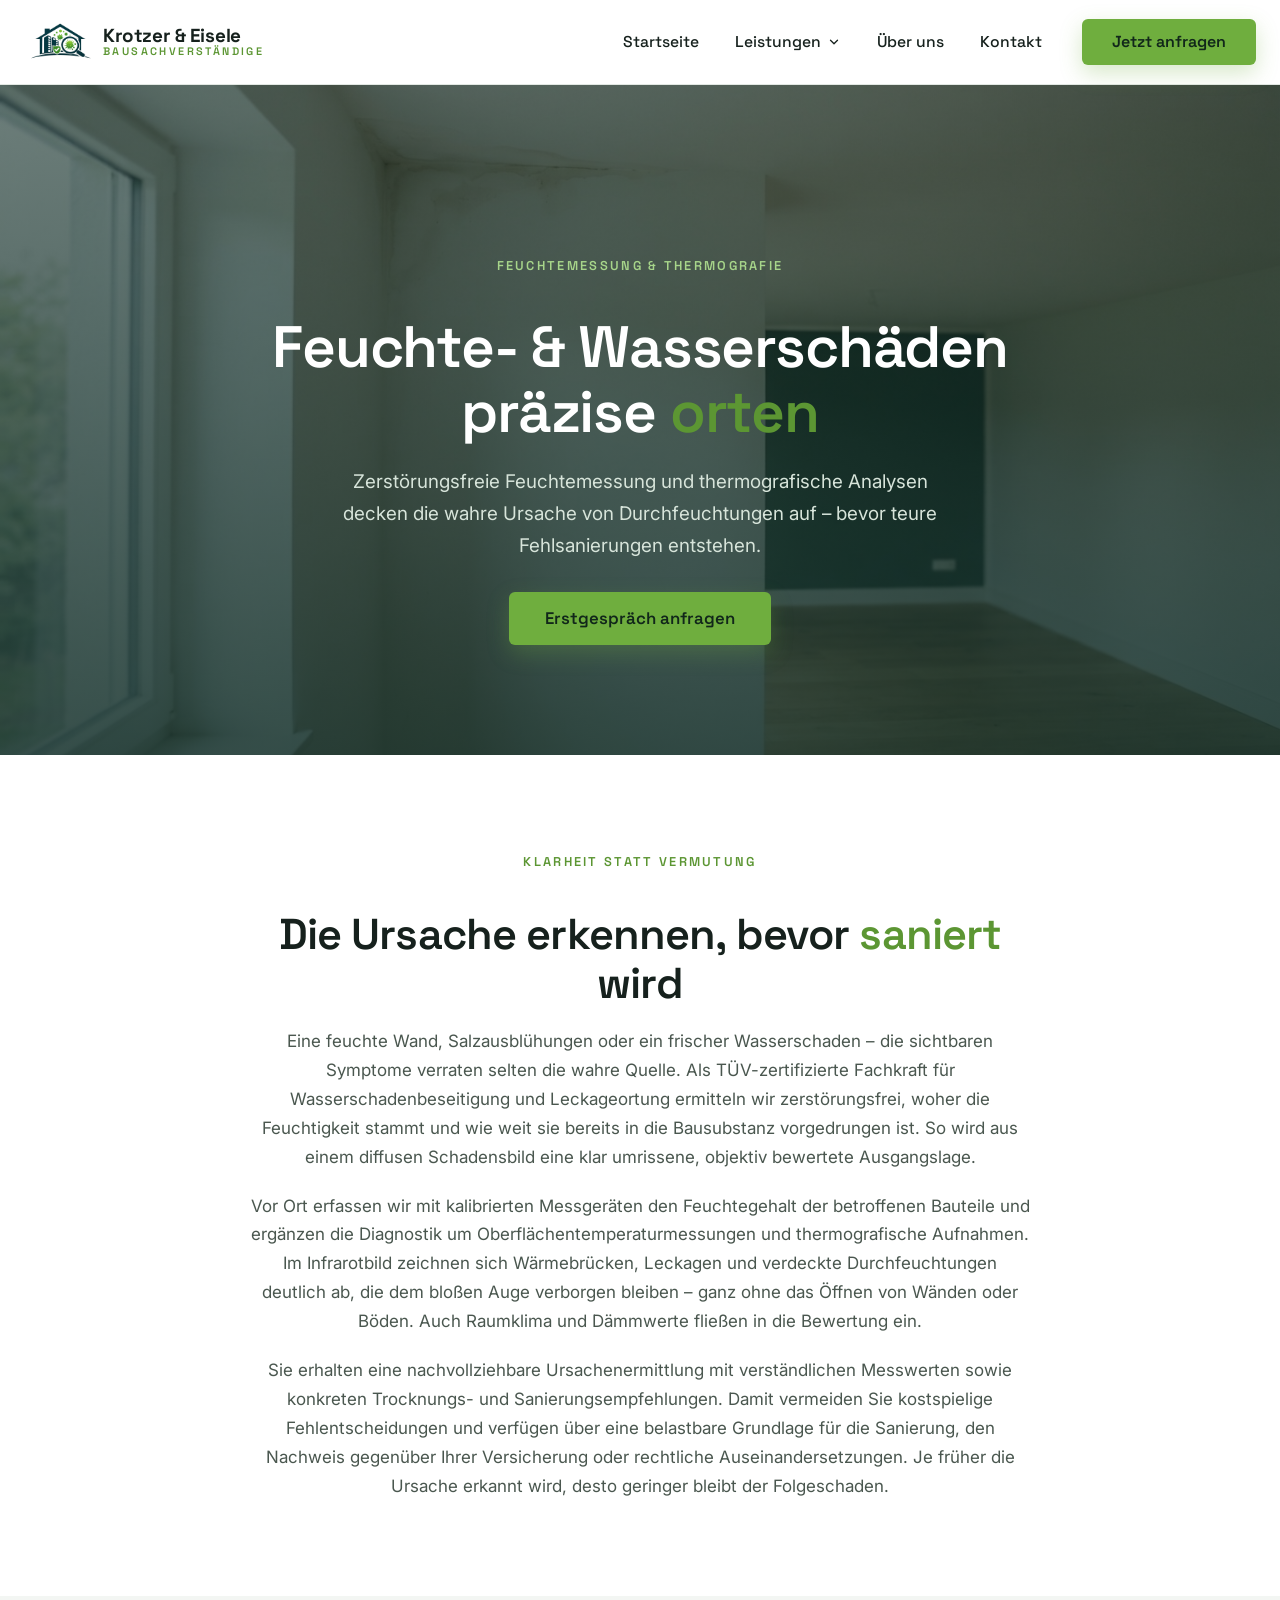
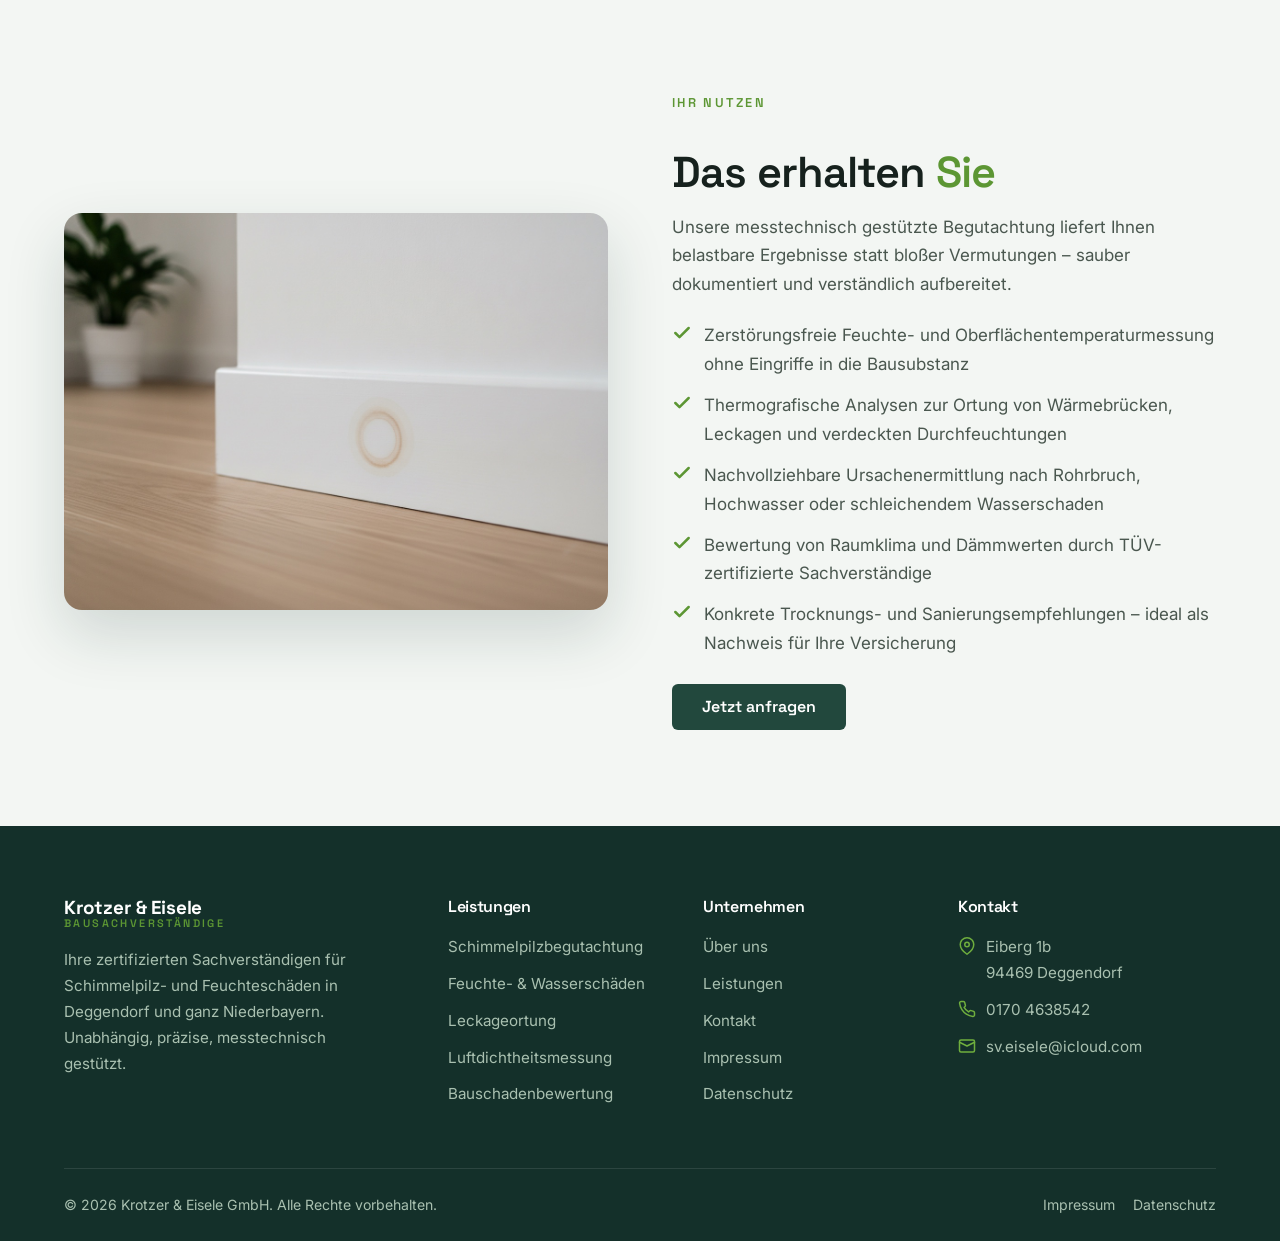
<file: feuchte-wasserschaden.html>
<!DOCTYPE html>
<html lang="de">
<head>
<meta charset="UTF-8" />
<meta name="viewport" content="width=device-width, initial-scale=1.0" />
<title>Feuchte- &amp; Wasserschäden &amp; Feuchtemessung | Krotzer &amp; Eisele GmbH – Deggendorf</title>
<meta name="description" content="Zerstörungsfreie Feuchtemessung &amp; Thermografie bei Feuchte- und Wasserschäden in Deggendorf &amp; Niederbayern. Präzise Ursachenermittlung durch TÜV-zertifizierte Bausachverständige." />
<link rel="preconnect" href="https://fonts.googleapis.com" />
<link rel="preconnect" href="https://fonts.gstatic.com" crossorigin />
<link href="https://fonts.googleapis.com/css2?family=Space+Grotesk:wght@400;500;600;700&family=Inter:wght@400;500;600&display=swap" rel="stylesheet" />
<link rel="icon" href="images/logo.svg" type="image/svg+xml" />
<link rel="stylesheet" href="css/style.css" />
</head>
<body>

<!-- ============ HEADER ============ -->
<header class="header">
  <div class="container container--wide">
    <div class="header__inner">
      <a href="index.html" class="logo" aria-label="Krotzer & Eisele GmbH – Startseite">
        <img class="logo__mark" src="images/logo-mark.png?v=1" alt="Krotzer & Eisele GmbH" />
        <span class="logo__text"><strong>Krotzer &amp; Eisele</strong><span>Bausachverständige</span></span>
      </a>

      <nav class="nav" aria-label="Hauptnavigation">
        <a href="index.html">Startseite</a>
        <div class="nav__item has-dropdown">
          <a href="leistungen.html">Leistungen
            <svg viewBox="0 0 24 24" fill="none" stroke="currentColor" stroke-width="2.2" stroke-linecap="round" stroke-linejoin="round"><polyline points="6 9 12 15 18 9"/></svg>
          </a>
          <div class="dropdown">
            <a href="schimmelpilzbegutachtung.html"><svg viewBox="0 0 24 24" fill="none" stroke="currentColor" stroke-width="2" stroke-linecap="round" stroke-linejoin="round"><circle cx="11" cy="11" r="7"/><line x1="21" y1="21" x2="16.5" y2="16.5"/></svg>Schimmelpilzbegutachtung</a>
            <a href="feuchte-wasserschaden.html"><svg viewBox="0 0 24 24" fill="none" stroke="currentColor" stroke-width="2" stroke-linecap="round" stroke-linejoin="round"><path d="M12 2.5S5 10 5 15a7 7 0 0 0 14 0c0-5-7-12.5-7-12.5z"/></svg>Feuchte- &amp; Wasserschäden</a>
            <a href="leckageortung.html"><svg viewBox="0 0 24 24" fill="none" stroke="currentColor" stroke-width="2" stroke-linecap="round" stroke-linejoin="round"><circle cx="11" cy="11" r="7"/><line x1="21" y1="21" x2="16.5" y2="16.5"/><line x1="11" y1="8" x2="11" y2="11"/></svg>Leckageortung</a>
            <a href="luftdichtheitsmessung.html"><svg viewBox="0 0 24 24" fill="none" stroke="currentColor" stroke-width="2" stroke-linecap="round" stroke-linejoin="round"><path d="M9.6 4.6A2 2 0 1 1 11 8H2"/><path d="M12.6 19.4A2 2 0 1 0 14 16H2"/><path d="M17.7 7.7A2.5 2.5 0 1 1 19.5 12H2"/></svg>Luftdichtheitsmessung</a>
            <a href="bauschadenbewertung.html"><svg viewBox="0 0 24 24" fill="none" stroke="currentColor" stroke-width="2" stroke-linecap="round" stroke-linejoin="round"><path d="M3 21h18"/><path d="M5 21V7l8-4v18"/><path d="M19 21V11l-6-4"/></svg>Bauschadenbewertung</a>
          </div>
        </div>
        <a href="ueber-uns.html">Über uns</a>
        <a href="kontakt.html">Kontakt</a>
      </nav>

      <div class="header__cta">
        <a href="kontakt.html" class="btn btn--primary">Jetzt anfragen</a>
        <button class="burger" aria-label="Menü öffnen"><span></span><span></span><span></span></button>
      </div>
    </div>
  </div>
</header>

<!-- ============ MOBILE NAV ============ -->
<div class="mobile-nav">
  <a href="index.html">Startseite</a>
  <a href="leistungen.html">Leistungen</a>
  <div class="sub">
    <a href="schimmelpilzbegutachtung.html">› Schimmelpilzbegutachtung</a>
    <a href="feuchte-wasserschaden.html">› Feuchte- &amp; Wasserschäden</a>
    <a href="leckageortung.html">› Leckageortung</a>
    <a href="luftdichtheitsmessung.html">› Luftdichtheitsmessung</a>
    <a href="bauschadenbewertung.html">› Bauschadenbewertung</a>
  </div>
  <a href="ueber-uns.html">Über uns</a>
  <a href="kontakt.html">Kontakt</a>
  <a href="kontakt.html" class="btn btn--primary btn--block">Jetzt anfragen</a>
</div>

<!-- ============ HERO ============ -->
<section class="svc-hero">
  <div class="svc-hero__bg"><img src="images/feuchte-hero-bg.jpg?v=3" alt="" onerror="this.style.display='none'" /></div>
  <div class="container">
    <div class="svc-hero__inner" data-reveal>
      <span class="eyebrow eyebrow--light">Feuchtemessung &amp; Thermografie</span>
      <h1>Feuchte- &amp; Wasserschäden präzise <em>orten</em></h1>
      <p class="lead">Zerstörungsfreie Feuchtemessung und thermografische Analysen decken die wahre Ursache von Durchfeuchtungen auf – bevor teure Fehlsanierungen entstehen.</p>
      <div class="svc-hero__actions"><a href="kontakt.html" class="btn btn--primary btn--lg">Erstgespräch anfragen</a></div>
    </div>
  </div>
</section>

<!-- ============ INTRO ============ -->
<section class="section svc-intro">
  <div class="container">
    <div class="svc-intro__inner" data-reveal>
      <span class="eyebrow">Klarheit statt Vermutung</span>
      <h2>Die Ursache erkennen, bevor <em>saniert</em> wird</h2>
      <p>Eine feuchte Wand, Salzausblühungen oder ein frischer Wasserschaden – die sichtbaren Symptome verraten selten die wahre Quelle. Als TÜV-zertifizierte Fachkraft für Wasserschadenbeseitigung und Leckageortung ermitteln wir zerstörungsfrei, woher die Feuchtigkeit stammt und wie weit sie bereits in die Bausubstanz vorgedrungen ist. So wird aus einem diffusen Schadensbild eine klar umrissene, objektiv bewertete Ausgangslage.</p>
      <p>Vor Ort erfassen wir mit kalibrierten Messgeräten den Feuchtegehalt der betroffenen Bauteile und ergänzen die Diagnostik um Oberflächentemperaturmessungen und thermografische Aufnahmen. Im Infrarotbild zeichnen sich Wärmebrücken, Leckagen und verdeckte Durchfeuchtungen deutlich ab, die dem bloßen Auge verborgen bleiben – ganz ohne das Öffnen von Wänden oder Böden. Auch Raumklima und Dämmwerte fließen in die Bewertung ein.</p>
      <p>Sie erhalten eine nachvollziehbare Ursachenermittlung mit verständlichen Messwerten sowie konkreten Trocknungs- und Sanierungsempfehlungen. Damit vermeiden Sie kostspielige Fehlentscheidungen und verfügen über eine belastbare Grundlage für die Sanierung, den Nachweis gegenüber Ihrer Versicherung oder rechtliche Auseinandersetzungen. Je früher die Ursache erkannt wird, desto geringer bleibt der Folgeschaden.</p>
    </div>
  </div>
</section>

<!-- ============ FEATURE ============ -->
<section class="section section--soft svc-feature">
  <div class="container">
    <div class="svc-feature__grid">
      <div class="svc-feature__media" data-reveal><img src="images/feuchte-detail.jpg?v=3" alt="Zerstörungsfreie Feuchtemessung an einer durchfeuchteten Wand" onerror="this.style.display='none'" /></div>
      <div class="svc-feature__body" data-reveal>
        <span class="eyebrow">Ihr Nutzen</span>
        <h2>Das erhalten <em>Sie</em></h2>
        <p>Unsere messtechnisch gestützte Begutachtung liefert Ihnen belastbare Ergebnisse statt bloßer Vermutungen – sauber dokumentiert und verständlich aufbereitet.</p>
        <ul class="svc-feature__list">
          <li>Zerstörungsfreie Feuchte- und Oberflächentemperaturmessung ohne Eingriffe in die Bausubstanz</li>
          <li>Thermografische Analysen zur Ortung von Wärmebrücken, Leckagen und verdeckten Durchfeuchtungen</li>
          <li>Nachvollziehbare Ursachenermittlung nach Rohrbruch, Hochwasser oder schleichendem Wasserschaden</li>
          <li>Bewertung von Raumklima und Dämmwerten durch TÜV-zertifizierte Sachverständige</li>
          <li>Konkrete Trocknungs- und Sanierungsempfehlungen – ideal als Nachweis für Ihre Versicherung</li>
        </ul>
        <a href="kontakt.html" class="btn btn--dark">Jetzt anfragen</a>
      </div>
    </div>
  </div>
</section>

<!-- ============ FOOTER ============ -->
<footer class="footer">
  <div class="container">
    <div class="footer__grid">
      <div class="footer__brand">
        <a href="index.html" class="logo"><span class="logo__text"><strong>Krotzer &amp; Eisele</strong><span>Bausachverständige</span></span></a>
        <p>Ihre zertifizierten Sachverständigen für Schimmelpilz- und Feuchteschäden in Deggendorf und ganz Niederbayern. Unabhängig, präzise, messtechnisch gestützt.</p>
      </div>
      <div>
        <h5>Leistungen</h5>
        <ul>
          <li><a href="schimmelpilzbegutachtung.html">Schimmelpilzbegutachtung</a></li>
          <li><a href="feuchte-wasserschaden.html">Feuchte- &amp; Wasserschäden</a></li>
          <li><a href="leckageortung.html">Leckageortung</a></li>
          <li><a href="luftdichtheitsmessung.html">Luftdichtheitsmessung</a></li>
          <li><a href="bauschadenbewertung.html">Bauschadenbewertung</a></li>
        </ul>
      </div>
      <div>
        <h5>Unternehmen</h5>
        <ul>
          <li><a href="ueber-uns.html">Über uns</a></li>
          <li><a href="leistungen.html">Leistungen</a></li>
          <li><a href="kontakt.html">Kontakt</a></li>
          <li><a href="impressum.html">Impressum</a></li>
          <li><a href="datenschutz.html">Datenschutz</a></li>
        </ul>
      </div>
      <div>
        <h5>Kontakt</h5>
        <ul class="footer__contact">
          <li><svg viewBox="0 0 24 24" fill="none" stroke="currentColor" stroke-width="2" stroke-linecap="round" stroke-linejoin="round"><path d="M21 10c0 7-9 13-9 13s-9-6-9-13a9 9 0 0 1 18 0z"/><circle cx="12" cy="10" r="3"/></svg><span>Eiberg 1b<br/>94469 Deggendorf</span></li>
          <li><svg viewBox="0 0 24 24" fill="none" stroke="currentColor" stroke-width="2" stroke-linecap="round" stroke-linejoin="round"><path d="M22 16.92v3a2 2 0 0 1-2.18 2 19.79 19.79 0 0 1-8.63-3.07 19.5 19.5 0 0 1-6-6 19.79 19.79 0 0 1-3.07-8.67A2 2 0 0 1 4.11 2h3a2 2 0 0 1 2 1.72c.13.96.36 1.9.7 2.81a2 2 0 0 1-.45 2.11L8.09 9.91a16 16 0 0 0 6 6l1.27-1.27a2 2 0 0 1 2.11-.45c.91.34 1.85.57 2.81.7A2 2 0 0 1 22 16.92z"/></svg><a href="tel:+491704638542">0170 4638542</a></li>
          <li><svg viewBox="0 0 24 24" fill="none" stroke="currentColor" stroke-width="2" stroke-linecap="round" stroke-linejoin="round"><rect x="2" y="4" width="20" height="16" rx="2"/><path d="m22 7-10 5L2 7"/></svg><a href="mailto:sv.eisele@icloud.com">sv.eisele@icloud.com</a></li>
        </ul>
      </div>
    </div>
    <div class="footer__bottom">
      <span>© <span id="year">2026</span> Krotzer &amp; Eisele GmbH. Alle Rechte vorbehalten.</span>
      <span><a href="impressum.html">Impressum</a><a href="datenschutz.html">Datenschutz</a></span>
    </div>
  </div>
</footer>

<script src="js/main.js"></script>
</body>
</html>
</file>
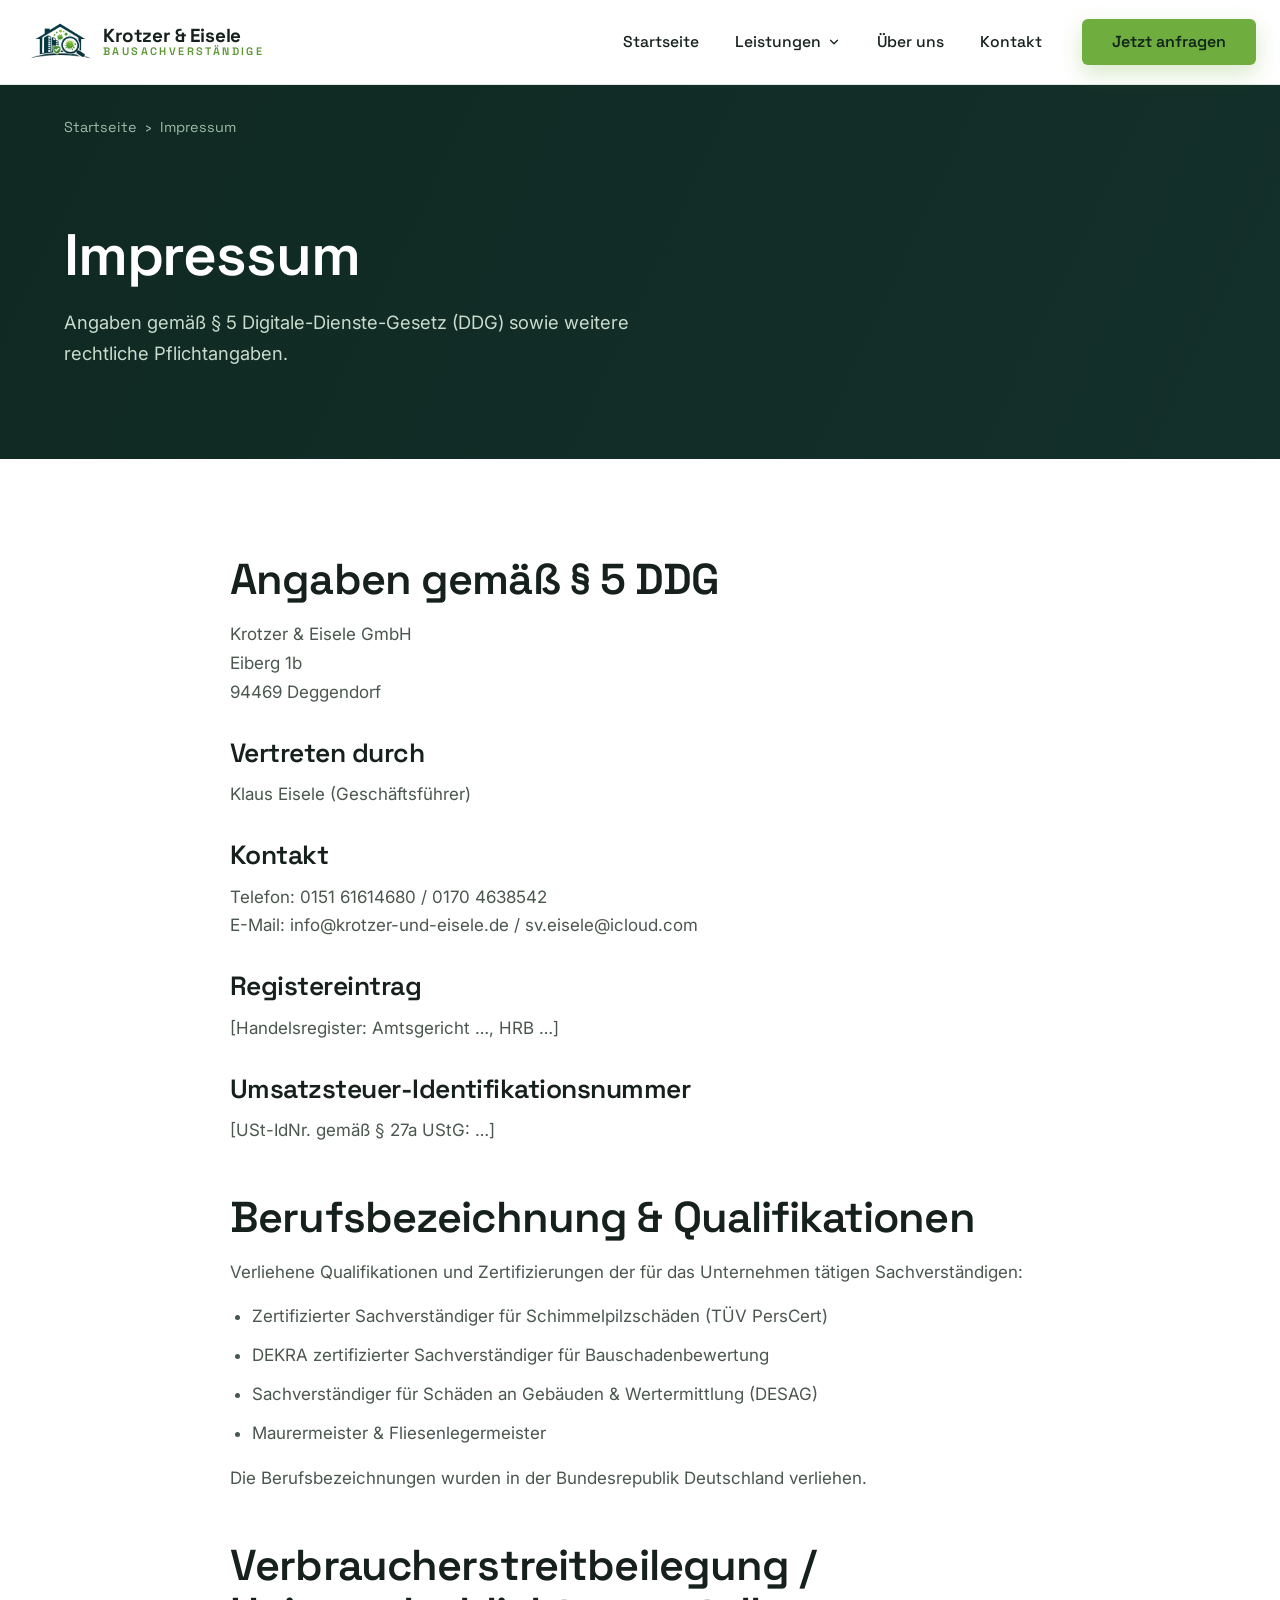
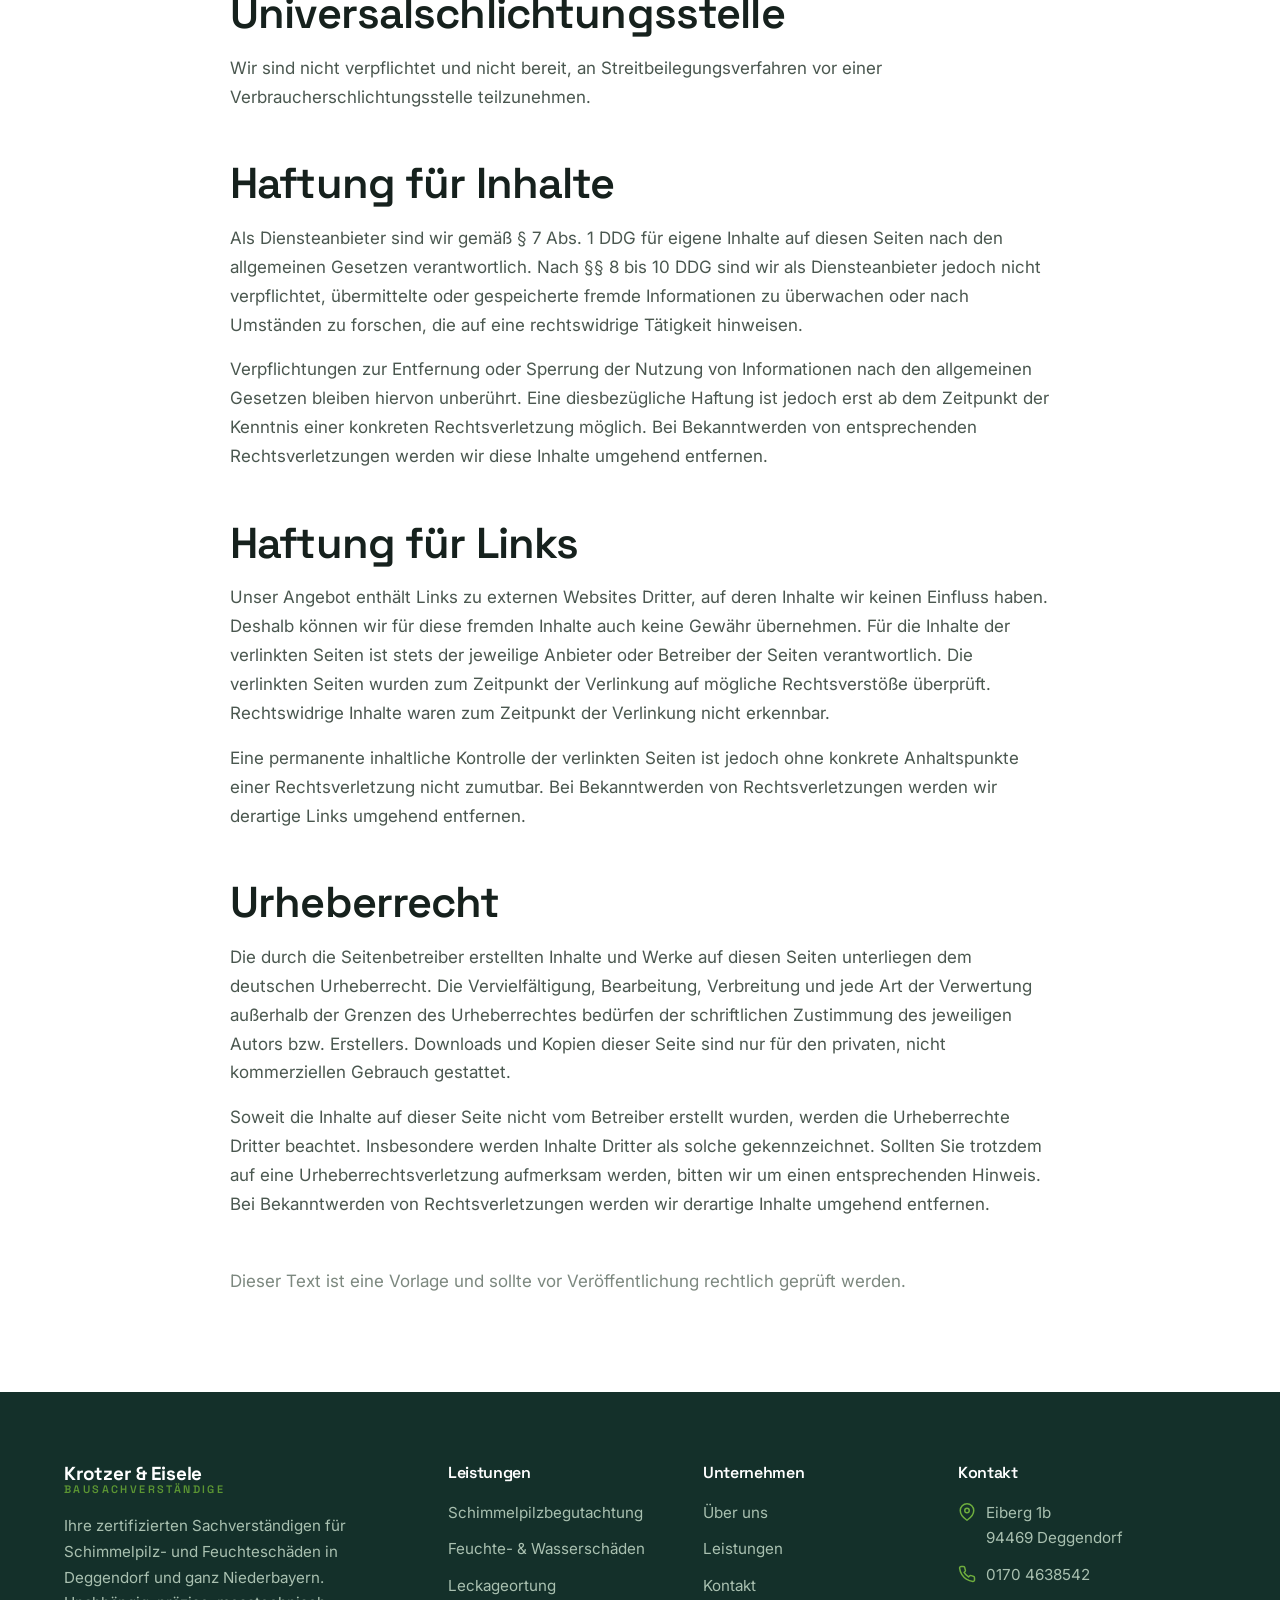
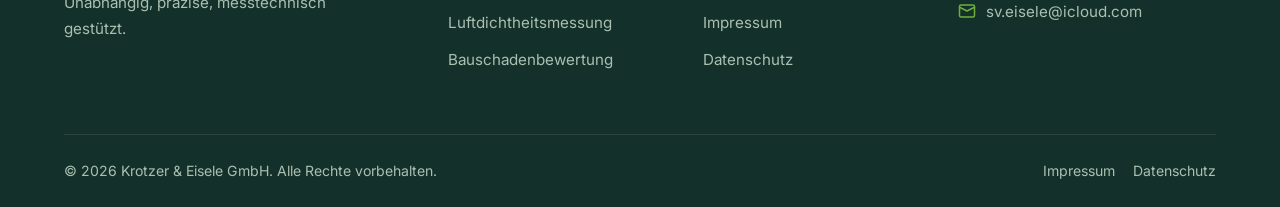
<file: impressum.html>
<!DOCTYPE html>
<html lang="de">
<head>
<meta charset="UTF-8" />
<meta name="viewport" content="width=device-width, initial-scale=1.0" />
<title>Impressum – Krotzer &amp; Eisele GmbH | Deggendorf</title>
<meta name="description" content="Impressum der Krotzer & Eisele GmbH – Bausachverständige für Schimmel- und Feuchteschäden in Deggendorf. Angaben gemäß § 5 DDG." />
<link rel="preconnect" href="https://fonts.googleapis.com" />
<link rel="preconnect" href="https://fonts.gstatic.com" crossorigin />
<link href="https://fonts.googleapis.com/css2?family=Space+Grotesk:wght@400;500;600;700&family=Inter:wght@400;500;600&display=swap" rel="stylesheet" />
<link rel="icon" href="images/logo.svg" type="image/svg+xml" />
<link rel="stylesheet" href="css/style.css" />
</head>
<body>

<!-- ============ HEADER ============ -->
<header class="header">
  <div class="container container--wide">
    <div class="header__inner">
      <a href="index.html" class="logo" aria-label="Krotzer & Eisele GmbH – Startseite">
        <img class="logo__mark" src="images/logo-mark.png?v=1" alt="Krotzer & Eisele GmbH" />
        <span class="logo__text"><strong>Krotzer &amp; Eisele</strong><span>Bausachverständige</span></span>
      </a>

      <nav class="nav" aria-label="Hauptnavigation">
        <a href="index.html">Startseite</a>
        <div class="nav__item has-dropdown">
          <a href="leistungen.html">Leistungen
            <svg viewBox="0 0 24 24" fill="none" stroke="currentColor" stroke-width="2.2" stroke-linecap="round" stroke-linejoin="round"><polyline points="6 9 12 15 18 9"/></svg>
          </a>
          <div class="dropdown">
            <a href="schimmelpilzbegutachtung.html"><svg viewBox="0 0 24 24" fill="none" stroke="currentColor" stroke-width="2" stroke-linecap="round" stroke-linejoin="round"><circle cx="11" cy="11" r="7"/><line x1="21" y1="21" x2="16.5" y2="16.5"/></svg>Schimmelpilzbegutachtung</a>
            <a href="feuchte-wasserschaden.html"><svg viewBox="0 0 24 24" fill="none" stroke="currentColor" stroke-width="2" stroke-linecap="round" stroke-linejoin="round"><path d="M12 2.5S5 10 5 15a7 7 0 0 0 14 0c0-5-7-12.5-7-12.5z"/></svg>Feuchte- &amp; Wasserschäden</a>
            <a href="leckageortung.html"><svg viewBox="0 0 24 24" fill="none" stroke="currentColor" stroke-width="2" stroke-linecap="round" stroke-linejoin="round"><circle cx="11" cy="11" r="7"/><line x1="21" y1="21" x2="16.5" y2="16.5"/><line x1="11" y1="8" x2="11" y2="11"/></svg>Leckageortung</a>
            <a href="luftdichtheitsmessung.html"><svg viewBox="0 0 24 24" fill="none" stroke="currentColor" stroke-width="2" stroke-linecap="round" stroke-linejoin="round"><path d="M9.6 4.6A2 2 0 1 1 11 8H2"/><path d="M12.6 19.4A2 2 0 1 0 14 16H2"/><path d="M17.7 7.7A2.5 2.5 0 1 1 19.5 12H2"/></svg>Luftdichtheitsmessung</a>
            <a href="bauschadenbewertung.html"><svg viewBox="0 0 24 24" fill="none" stroke="currentColor" stroke-width="2" stroke-linecap="round" stroke-linejoin="round"><path d="M3 21h18"/><path d="M5 21V7l8-4v18"/><path d="M19 21V11l-6-4"/></svg>Bauschadenbewertung</a>
          </div>
        </div>
        <a href="ueber-uns.html">Über uns</a>
        <a href="kontakt.html">Kontakt</a>
      </nav>

      <div class="header__cta">
        <a href="kontakt.html" class="btn btn--primary">Jetzt anfragen</a>
        <button class="burger" aria-label="Menü öffnen"><span></span><span></span><span></span></button>
      </div>
    </div>
  </div>
</header>

<!-- ============ MOBILE NAV ============ -->
<div class="mobile-nav">
  <a href="index.html">Startseite</a>
  <a href="leistungen.html">Leistungen</a>
  <div class="sub">
    <a href="schimmelpilzbegutachtung.html">› Schimmelpilzbegutachtung</a>
    <a href="feuchte-wasserschaden.html">› Feuchte- &amp; Wasserschäden</a>
    <a href="leckageortung.html">› Leckageortung</a>
    <a href="luftdichtheitsmessung.html">› Luftdichtheitsmessung</a>
    <a href="bauschadenbewertung.html">› Bauschadenbewertung</a>
  </div>
  <a href="ueber-uns.html">Über uns</a>
  <a href="kontakt.html">Kontakt</a>
  <a href="kontakt.html" class="btn btn--primary btn--block">Jetzt anfragen</a>
</div>

<!-- ============ PAGE HERO ============ -->
<section class="pagehero">
  <div class="container">
    <nav class="breadcrumb" aria-label="Brotkrumennavigation">
      <a href="index.html">Startseite</a> <span>›</span> <span>Impressum</span>
    </nav>
    <div class="pagehero__inner">
      <h1>Impressum</h1>
      <p>Angaben gemäß § 5 Digitale-Dienste-Gesetz (DDG) sowie weitere rechtliche Pflichtangaben.</p>
    </div>
  </div>
</section>

<!-- ============ INHALT ============ -->
<section class="section">
  <div class="container">
    <div style="max-width:820px;margin:0 auto">

      <h2>Angaben gemäß § 5 DDG</h2>
      <p style="margin-top:16px">
        Krotzer &amp; Eisele GmbH<br />
        Eiberg 1b<br />
        94469 Deggendorf
      </p>

      <h3 style="margin-top:32px">Vertreten durch</h3>
      <p style="margin-top:12px">Klaus Eisele (Geschäftsführer)</p>

      <h3 style="margin-top:32px">Kontakt</h3>
      <p style="margin-top:12px">
        Telefon: 0151 61614680 / 0170 4638542<br />
        E-Mail: info@krotzer-und-eisele.de / sv.eisele@icloud.com
      </p>

      <h3 style="margin-top:32px">Registereintrag</h3>
      <p style="margin-top:12px">[Handelsregister: Amtsgericht …, HRB …]</p>

      <h3 style="margin-top:32px">Umsatzsteuer-Identifikationsnummer</h3>
      <p style="margin-top:12px">[USt-IdNr. gemäß § 27a UStG: …]</p>

      <h2 style="margin-top:48px">Berufsbezeichnung &amp; Qualifikationen</h2>
      <p style="margin-top:16px">Verliehene Qualifikationen und Zertifizierungen der für das Unternehmen tätigen Sachverständigen:</p>
      <ul style="margin-top:16px;display:grid;gap:10px;list-style:disc;padding-left:22px">
        <li>Zertifizierter Sachverständiger für Schimmelpilzschäden (TÜV PersCert)</li>
        <li>DEKRA zertifizierter Sachverständiger für Bauschadenbewertung</li>
        <li>Sachverständiger für Schäden an Gebäuden &amp; Wertermittlung (DESAG)</li>
        <li>Maurermeister &amp; Fliesenlegermeister</li>
      </ul>
      <p style="margin-top:16px">Die Berufsbezeichnungen wurden in der Bundesrepublik Deutschland verliehen.</p>

      <h2 style="margin-top:48px">Verbraucherstreitbeilegung / Universalschlichtungsstelle</h2>
      <p style="margin-top:16px">Wir sind nicht verpflichtet und nicht bereit, an Streitbeilegungsverfahren vor einer Verbraucherschlichtungsstelle teilzunehmen.</p>

      <h2 style="margin-top:48px">Haftung für Inhalte</h2>
      <p style="margin-top:16px">Als Diensteanbieter sind wir gemäß § 7 Abs. 1 DDG für eigene Inhalte auf diesen Seiten nach den allgemeinen Gesetzen verantwortlich. Nach §§ 8 bis 10 DDG sind wir als Diensteanbieter jedoch nicht verpflichtet, übermittelte oder gespeicherte fremde Informationen zu überwachen oder nach Umständen zu forschen, die auf eine rechtswidrige Tätigkeit hinweisen.</p>
      <p style="margin-top:16px">Verpflichtungen zur Entfernung oder Sperrung der Nutzung von Informationen nach den allgemeinen Gesetzen bleiben hiervon unberührt. Eine diesbezügliche Haftung ist jedoch erst ab dem Zeitpunkt der Kenntnis einer konkreten Rechtsverletzung möglich. Bei Bekanntwerden von entsprechenden Rechtsverletzungen werden wir diese Inhalte umgehend entfernen.</p>

      <h2 style="margin-top:48px">Haftung für Links</h2>
      <p style="margin-top:16px">Unser Angebot enthält Links zu externen Websites Dritter, auf deren Inhalte wir keinen Einfluss haben. Deshalb können wir für diese fremden Inhalte auch keine Gewähr übernehmen. Für die Inhalte der verlinkten Seiten ist stets der jeweilige Anbieter oder Betreiber der Seiten verantwortlich. Die verlinkten Seiten wurden zum Zeitpunkt der Verlinkung auf mögliche Rechtsverstöße überprüft. Rechtswidrige Inhalte waren zum Zeitpunkt der Verlinkung nicht erkennbar.</p>
      <p style="margin-top:16px">Eine permanente inhaltliche Kontrolle der verlinkten Seiten ist jedoch ohne konkrete Anhaltspunkte einer Rechtsverletzung nicht zumutbar. Bei Bekanntwerden von Rechtsverletzungen werden wir derartige Links umgehend entfernen.</p>

      <h2 style="margin-top:48px">Urheberrecht</h2>
      <p style="margin-top:16px">Die durch die Seitenbetreiber erstellten Inhalte und Werke auf diesen Seiten unterliegen dem deutschen Urheberrecht. Die Vervielfältigung, Bearbeitung, Verbreitung und jede Art der Verwertung außerhalb der Grenzen des Urheberrechtes bedürfen der schriftlichen Zustimmung des jeweiligen Autors bzw. Erstellers. Downloads und Kopien dieser Seite sind nur für den privaten, nicht kommerziellen Gebrauch gestattet.</p>
      <p style="margin-top:16px">Soweit die Inhalte auf dieser Seite nicht vom Betreiber erstellt wurden, werden die Urheberrechte Dritter beachtet. Insbesondere werden Inhalte Dritter als solche gekennzeichnet. Sollten Sie trotzdem auf eine Urheberrechtsverletzung aufmerksam werden, bitten wir um einen entsprechenden Hinweis. Bei Bekanntwerden von Rechtsverletzungen werden wir derartige Inhalte umgehend entfernen.</p>

      <p class="muted" style="margin-top:48px">Dieser Text ist eine Vorlage und sollte vor Veröffentlichung rechtlich geprüft werden.</p>

    </div>
  </div>
</section>

<!-- ============ FOOTER ============ -->
<footer class="footer">
  <div class="container">
    <div class="footer__grid">
      <div class="footer__brand">
        <a href="index.html" class="logo"><span class="logo__text"><strong>Krotzer &amp; Eisele</strong><span>Bausachverständige</span></span></a>
        <p>Ihre zertifizierten Sachverständigen für Schimmelpilz- und Feuchteschäden in Deggendorf und ganz Niederbayern. Unabhängig, präzise, messtechnisch gestützt.</p>
      </div>
      <div>
        <h5>Leistungen</h5>
        <ul>
          <li><a href="schimmelpilzbegutachtung.html">Schimmelpilzbegutachtung</a></li>
          <li><a href="feuchte-wasserschaden.html">Feuchte- &amp; Wasserschäden</a></li>
          <li><a href="leckageortung.html">Leckageortung</a></li>
          <li><a href="luftdichtheitsmessung.html">Luftdichtheitsmessung</a></li>
          <li><a href="bauschadenbewertung.html">Bauschadenbewertung</a></li>
        </ul>
      </div>
      <div>
        <h5>Unternehmen</h5>
        <ul>
          <li><a href="ueber-uns.html">Über uns</a></li>
          <li><a href="leistungen.html">Leistungen</a></li>
          <li><a href="kontakt.html">Kontakt</a></li>
          <li><a href="impressum.html">Impressum</a></li>
          <li><a href="datenschutz.html">Datenschutz</a></li>
        </ul>
      </div>
      <div>
        <h5>Kontakt</h5>
        <ul class="footer__contact">
          <li><svg viewBox="0 0 24 24" fill="none" stroke="currentColor" stroke-width="2" stroke-linecap="round" stroke-linejoin="round"><path d="M21 10c0 7-9 13-9 13s-9-6-9-13a9 9 0 0 1 18 0z"/><circle cx="12" cy="10" r="3"/></svg><span>Eiberg 1b<br/>94469 Deggendorf</span></li>
          <li><svg viewBox="0 0 24 24" fill="none" stroke="currentColor" stroke-width="2" stroke-linecap="round" stroke-linejoin="round"><path d="M22 16.92v3a2 2 0 0 1-2.18 2 19.79 19.79 0 0 1-8.63-3.07 19.5 19.5 0 0 1-6-6 19.79 19.79 0 0 1-3.07-8.67A2 2 0 0 1 4.11 2h3a2 2 0 0 1 2 1.72c.13.96.36 1.9.7 2.81a2 2 0 0 1-.45 2.11L8.09 9.91a16 16 0 0 0 6 6l1.27-1.27a2 2 0 0 1 2.11-.45c.91.34 1.85.57 2.81.7A2 2 0 0 1 22 16.92z"/></svg><a href="tel:+491704638542">0170 4638542</a></li>
          <li><svg viewBox="0 0 24 24" fill="none" stroke="currentColor" stroke-width="2" stroke-linecap="round" stroke-linejoin="round"><rect x="2" y="4" width="20" height="16" rx="2"/><path d="m22 7-10 5L2 7"/></svg><a href="mailto:sv.eisele@icloud.com">sv.eisele@icloud.com</a></li>
        </ul>
      </div>
    </div>
    <div class="footer__bottom">
      <span>© <span id="year">2026</span> Krotzer &amp; Eisele GmbH. Alle Rechte vorbehalten.</span>
      <span><a href="impressum.html">Impressum</a><a href="datenschutz.html">Datenschutz</a></span>
    </div>
  </div>
</footer>

<script src="js/main.js"></script>
</body>
</html>
</file>
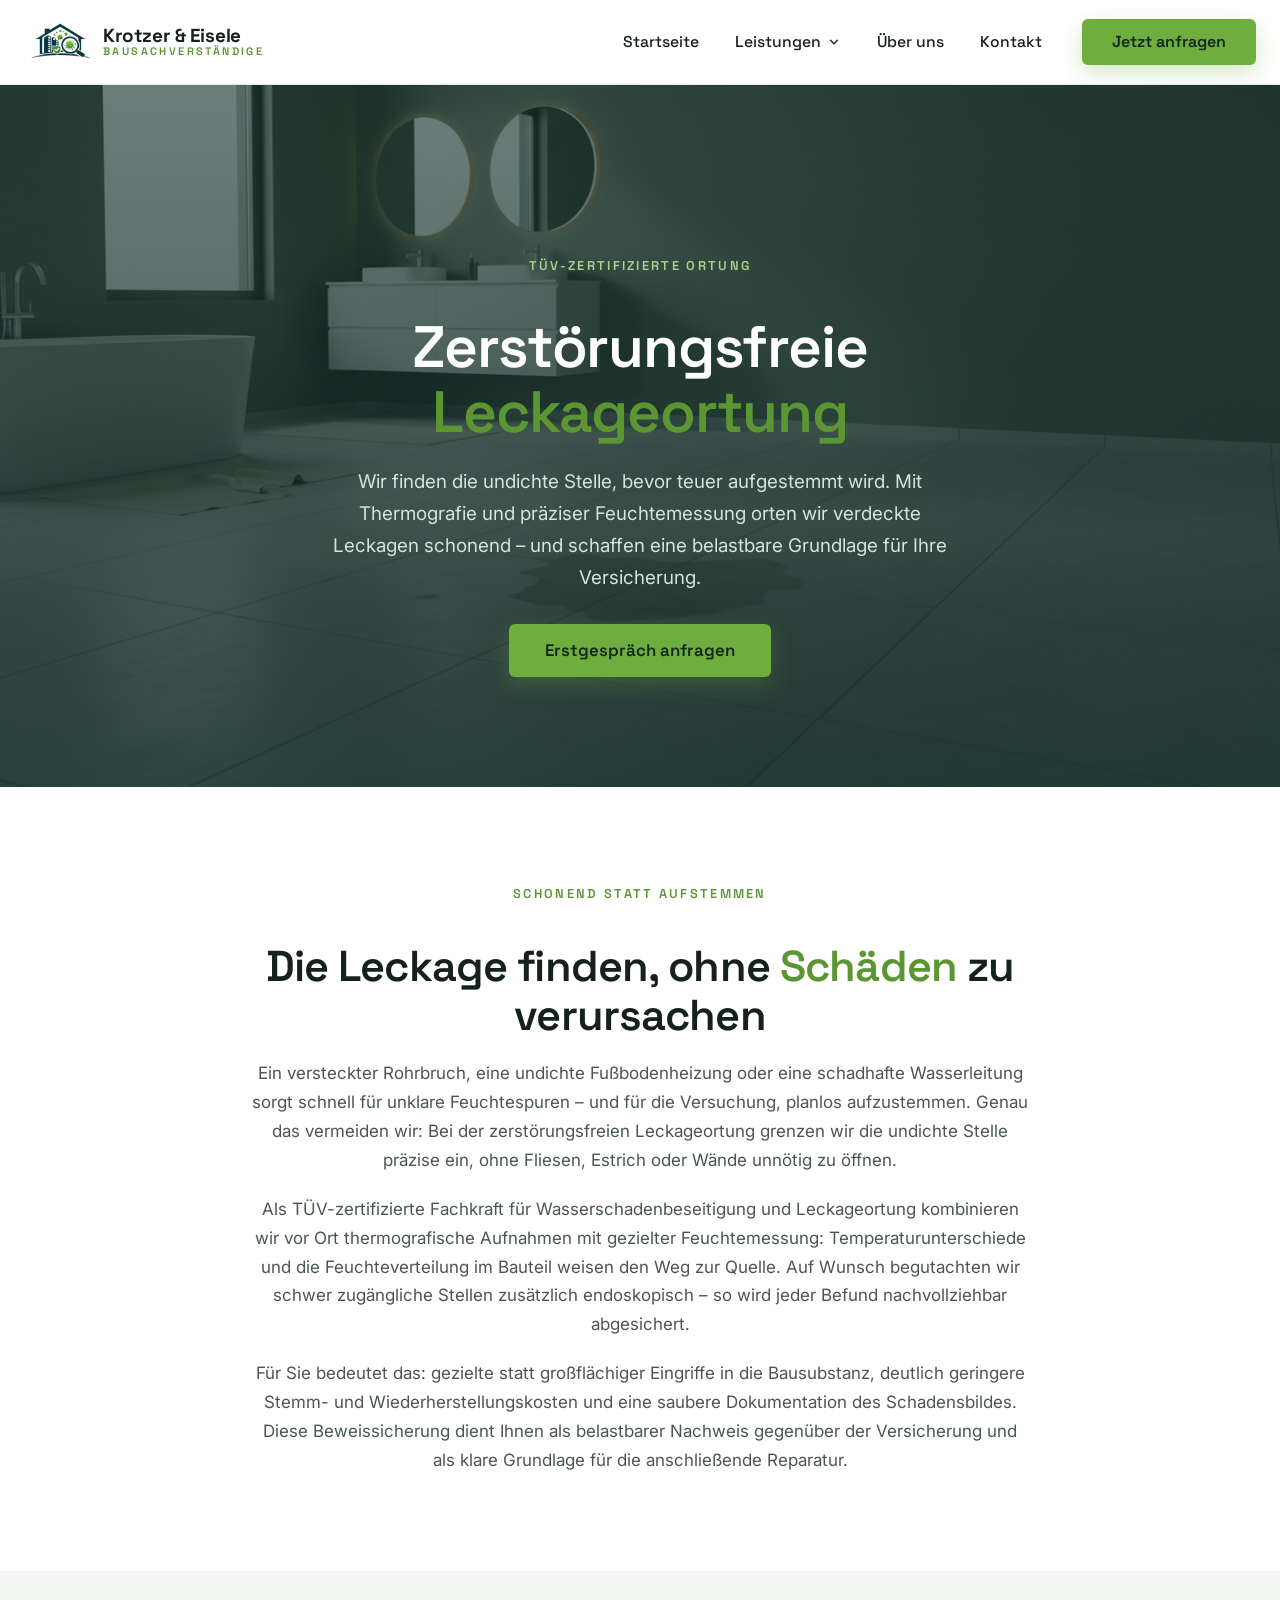
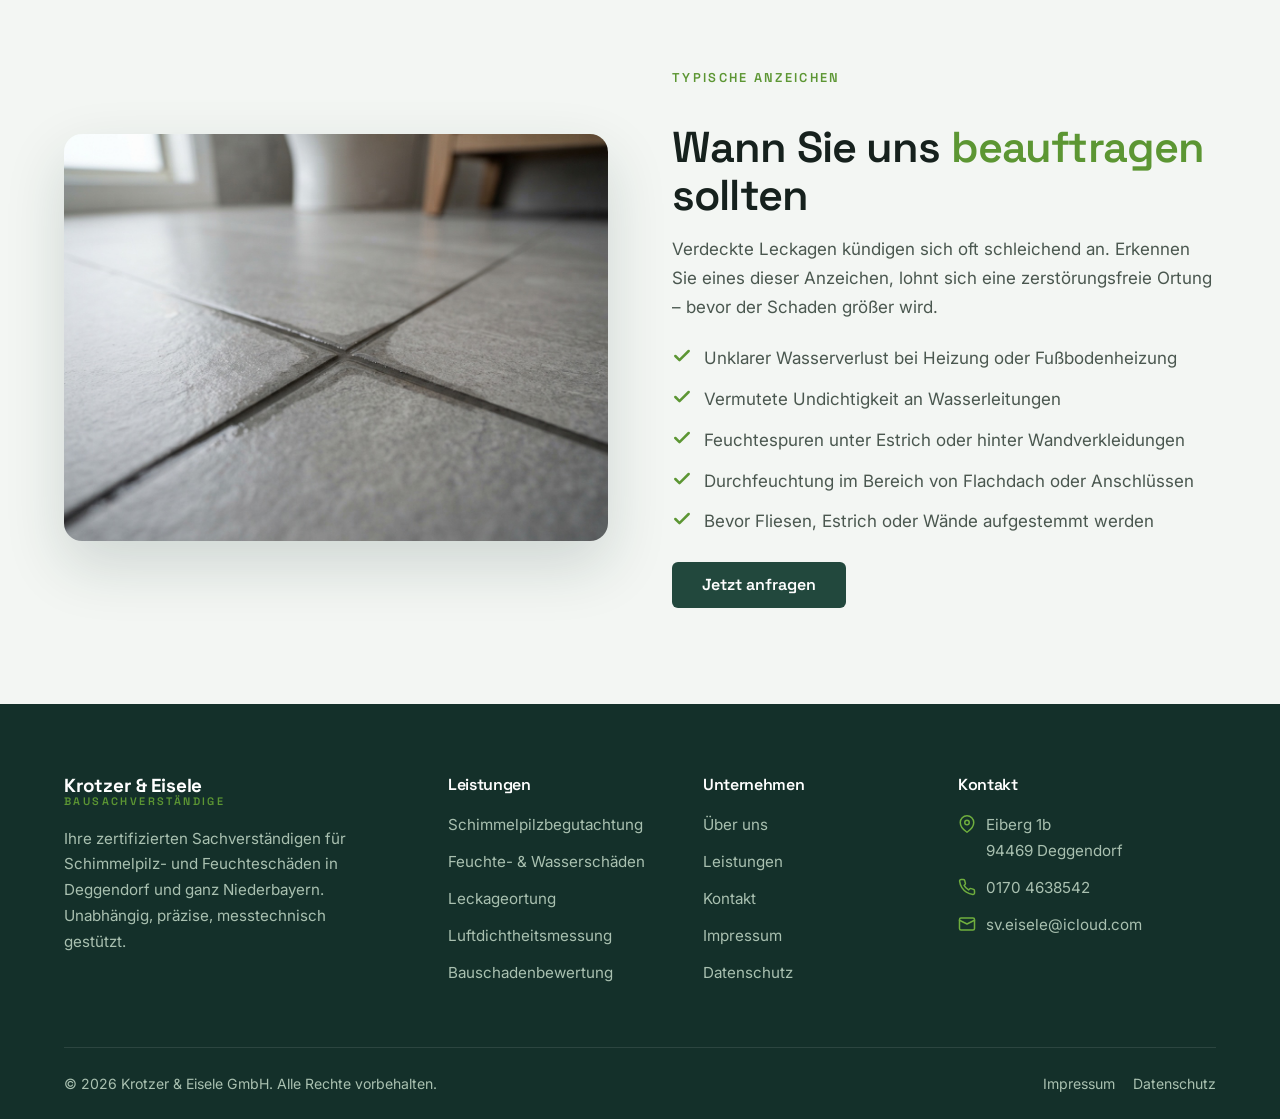
<file: leckageortung.html>
<!DOCTYPE html>
<html lang="de">
<head>
<meta charset="UTF-8" />
<meta name="viewport" content="width=device-width, initial-scale=1.0" />
<title>Zerstörungsfreie Leckageortung in Innenräumen | Krotzer &amp; Eisele GmbH – Deggendorf</title>
<meta name="description" content="TÜV-zertifizierte, zerstörungsfreie Leckageortung in Deggendorf &amp; Niederbayern. Wir finden undichte Stellen, bevor aufgestemmt wird – Thermografie, Feuchtemessung &amp; Beweissicherung für die Versicherung." />
<link rel="preconnect" href="https://fonts.googleapis.com" />
<link rel="preconnect" href="https://fonts.gstatic.com" crossorigin />
<link href="https://fonts.googleapis.com/css2?family=Space+Grotesk:wght@400;500;600;700&family=Inter:wght@400;500;600&display=swap" rel="stylesheet" />
<link rel="icon" href="images/logo.svg" type="image/svg+xml" />
<link rel="stylesheet" href="css/style.css" />
</head>
<body>

<!-- ============ HEADER ============ -->
<header class="header">
  <div class="container container--wide">
    <div class="header__inner">
      <a href="index.html" class="logo" aria-label="Krotzer & Eisele GmbH – Startseite">
        <img class="logo__mark" src="images/logo-mark.png?v=1" alt="Krotzer & Eisele GmbH" />
        <span class="logo__text"><strong>Krotzer &amp; Eisele</strong><span>Bausachverständige</span></span>
      </a>

      <nav class="nav" aria-label="Hauptnavigation">
        <a href="index.html">Startseite</a>
        <div class="nav__item has-dropdown">
          <a href="leistungen.html">Leistungen
            <svg viewBox="0 0 24 24" fill="none" stroke="currentColor" stroke-width="2.2" stroke-linecap="round" stroke-linejoin="round"><polyline points="6 9 12 15 18 9"/></svg>
          </a>
          <div class="dropdown">
            <a href="schimmelpilzbegutachtung.html"><svg viewBox="0 0 24 24" fill="none" stroke="currentColor" stroke-width="2" stroke-linecap="round" stroke-linejoin="round"><circle cx="11" cy="11" r="7"/><line x1="21" y1="21" x2="16.5" y2="16.5"/></svg>Schimmelpilzbegutachtung</a>
            <a href="feuchte-wasserschaden.html"><svg viewBox="0 0 24 24" fill="none" stroke="currentColor" stroke-width="2" stroke-linecap="round" stroke-linejoin="round"><path d="M12 2.5S5 10 5 15a7 7 0 0 0 14 0c0-5-7-12.5-7-12.5z"/></svg>Feuchte- &amp; Wasserschäden</a>
            <a href="leckageortung.html"><svg viewBox="0 0 24 24" fill="none" stroke="currentColor" stroke-width="2" stroke-linecap="round" stroke-linejoin="round"><circle cx="11" cy="11" r="7"/><line x1="21" y1="21" x2="16.5" y2="16.5"/><line x1="11" y1="8" x2="11" y2="11"/></svg>Leckageortung</a>
            <a href="luftdichtheitsmessung.html"><svg viewBox="0 0 24 24" fill="none" stroke="currentColor" stroke-width="2" stroke-linecap="round" stroke-linejoin="round"><path d="M9.6 4.6A2 2 0 1 1 11 8H2"/><path d="M12.6 19.4A2 2 0 1 0 14 16H2"/><path d="M17.7 7.7A2.5 2.5 0 1 1 19.5 12H2"/></svg>Luftdichtheitsmessung</a>
            <a href="bauschadenbewertung.html"><svg viewBox="0 0 24 24" fill="none" stroke="currentColor" stroke-width="2" stroke-linecap="round" stroke-linejoin="round"><path d="M3 21h18"/><path d="M5 21V7l8-4v18"/><path d="M19 21V11l-6-4"/></svg>Bauschadenbewertung</a>
          </div>
        </div>
        <a href="ueber-uns.html">Über uns</a>
        <a href="kontakt.html">Kontakt</a>
      </nav>

      <div class="header__cta">
        <a href="kontakt.html" class="btn btn--primary">Jetzt anfragen</a>
        <button class="burger" aria-label="Menü öffnen"><span></span><span></span><span></span></button>
      </div>
    </div>
  </div>
</header>

<!-- ============ MOBILE NAV ============ -->
<div class="mobile-nav">
  <a href="index.html">Startseite</a>
  <a href="leistungen.html">Leistungen</a>
  <div class="sub">
    <a href="schimmelpilzbegutachtung.html">› Schimmelpilzbegutachtung</a>
    <a href="feuchte-wasserschaden.html">› Feuchte- &amp; Wasserschäden</a>
    <a href="leckageortung.html">› Leckageortung</a>
    <a href="luftdichtheitsmessung.html">› Luftdichtheitsmessung</a>
    <a href="bauschadenbewertung.html">› Bauschadenbewertung</a>
  </div>
  <a href="ueber-uns.html">Über uns</a>
  <a href="kontakt.html">Kontakt</a>
  <a href="kontakt.html" class="btn btn--primary btn--block">Jetzt anfragen</a>
</div>

<!-- ============ HERO ============ -->
<section class="svc-hero">
  <div class="svc-hero__bg"><img src="images/leckage-hero-bg.jpg?v=3" alt="" onerror="this.style.display='none'" /></div>
  <div class="container">
    <div class="svc-hero__inner" data-reveal>
      <span class="eyebrow eyebrow--light">TÜV-zertifizierte Ortung</span>
      <h1>Zerstörungsfreie <em>Leckageortung</em></h1>
      <p class="lead">Wir finden die undichte Stelle, bevor teuer aufgestemmt wird. Mit Thermografie und präziser Feuchtemessung orten wir verdeckte Leckagen schonend – und schaffen eine belastbare Grundlage für Ihre Versicherung.</p>
      <div class="svc-hero__actions"><a href="kontakt.html" class="btn btn--primary btn--lg">Erstgespräch anfragen</a></div>
    </div>
  </div>
</section>

<!-- ============ INTRO ============ -->
<section class="section svc-intro">
  <div class="container">
    <div class="svc-intro__inner" data-reveal>
      <span class="eyebrow">Schonend statt aufstemmen</span>
      <h2>Die Leckage finden, ohne <em>Schäden</em> zu verursachen</h2>
      <p>Ein versteckter Rohrbruch, eine undichte Fußbodenheizung oder eine schadhafte Wasserleitung sorgt schnell für unklare Feuchtespuren – und für die Versuchung, planlos aufzustemmen. Genau das vermeiden wir: Bei der zerstörungsfreien Leckageortung grenzen wir die undichte Stelle präzise ein, ohne Fliesen, Estrich oder Wände unnötig zu öffnen.</p>
      <p>Als TÜV-zertifizierte Fachkraft für Wasserschadenbeseitigung und Leckageortung kombinieren wir vor Ort thermografische Aufnahmen mit gezielter Feuchtemessung: Temperaturunterschiede und die Feuchteverteilung im Bauteil weisen den Weg zur Quelle. Auf Wunsch begutachten wir schwer zugängliche Stellen zusätzlich endoskopisch – so wird jeder Befund nachvollziehbar abgesichert.</p>
      <p>Für Sie bedeutet das: gezielte statt großflächiger Eingriffe in die Bausubstanz, deutlich geringere Stemm- und Wiederherstellungskosten und eine saubere Dokumentation des Schadensbildes. Diese Beweissicherung dient Ihnen als belastbarer Nachweis gegenüber der Versicherung und als klare Grundlage für die anschließende Reparatur.</p>
    </div>
  </div>
</section>

<!-- ============ FEATURE ============ -->
<section class="section section--soft svc-feature">
  <div class="container">
    <div class="svc-feature__grid">
      <div class="svc-feature__media" data-reveal><img src="images/leckage-detail.jpg?v=3" alt="Zerstörungsfreie Leckageortung mit Thermografie und Feuchtemessung" onerror="this.style.display='none'" /></div>
      <div class="svc-feature__body" data-reveal>
        <span class="eyebrow">Typische Anzeichen</span>
        <h2>Wann Sie uns <em>beauftragen</em> sollten</h2>
        <p>Verdeckte Leckagen kündigen sich oft schleichend an. Erkennen Sie eines dieser Anzeichen, lohnt sich eine zerstörungsfreie Ortung – bevor der Schaden größer wird.</p>
        <ul class="svc-feature__list">
          <li>Unklarer Wasserverlust bei Heizung oder Fußbodenheizung</li>
          <li>Vermutete Undichtigkeit an Wasserleitungen</li>
          <li>Feuchtespuren unter Estrich oder hinter Wandverkleidungen</li>
          <li>Durchfeuchtung im Bereich von Flachdach oder Anschlüssen</li>
          <li>Bevor Fliesen, Estrich oder Wände aufgestemmt werden</li>
        </ul>
        <a href="kontakt.html" class="btn btn--dark">Jetzt anfragen</a>
      </div>
    </div>
  </div>
</section>

<!-- ============ FOOTER ============ -->
<footer class="footer">
  <div class="container">
    <div class="footer__grid">
      <div class="footer__brand">
        <a href="index.html" class="logo"><span class="logo__text"><strong>Krotzer &amp; Eisele</strong><span>Bausachverständige</span></span></a>
        <p>Ihre zertifizierten Sachverständigen für Schimmelpilz- und Feuchteschäden in Deggendorf und ganz Niederbayern. Unabhängig, präzise, messtechnisch gestützt.</p>
      </div>
      <div>
        <h5>Leistungen</h5>
        <ul>
          <li><a href="schimmelpilzbegutachtung.html">Schimmelpilzbegutachtung</a></li>
          <li><a href="feuchte-wasserschaden.html">Feuchte- &amp; Wasserschäden</a></li>
          <li><a href="leckageortung.html">Leckageortung</a></li>
          <li><a href="luftdichtheitsmessung.html">Luftdichtheitsmessung</a></li>
          <li><a href="bauschadenbewertung.html">Bauschadenbewertung</a></li>
        </ul>
      </div>
      <div>
        <h5>Unternehmen</h5>
        <ul>
          <li><a href="ueber-uns.html">Über uns</a></li>
          <li><a href="leistungen.html">Leistungen</a></li>
          <li><a href="kontakt.html">Kontakt</a></li>
          <li><a href="impressum.html">Impressum</a></li>
          <li><a href="datenschutz.html">Datenschutz</a></li>
        </ul>
      </div>
      <div>
        <h5>Kontakt</h5>
        <ul class="footer__contact">
          <li><svg viewBox="0 0 24 24" fill="none" stroke="currentColor" stroke-width="2" stroke-linecap="round" stroke-linejoin="round"><path d="M21 10c0 7-9 13-9 13s-9-6-9-13a9 9 0 0 1 18 0z"/><circle cx="12" cy="10" r="3"/></svg><span>Eiberg 1b<br/>94469 Deggendorf</span></li>
          <li><svg viewBox="0 0 24 24" fill="none" stroke="currentColor" stroke-width="2" stroke-linecap="round" stroke-linejoin="round"><path d="M22 16.92v3a2 2 0 0 1-2.18 2 19.79 19.79 0 0 1-8.63-3.07 19.5 19.5 0 0 1-6-6 19.79 19.79 0 0 1-3.07-8.67A2 2 0 0 1 4.11 2h3a2 2 0 0 1 2 1.72c.13.96.36 1.9.7 2.81a2 2 0 0 1-.45 2.11L8.09 9.91a16 16 0 0 0 6 6l1.27-1.27a2 2 0 0 1 2.11-.45c.91.34 1.85.57 2.81.7A2 2 0 0 1 22 16.92z"/></svg><a href="tel:+491704638542">0170 4638542</a></li>
          <li><svg viewBox="0 0 24 24" fill="none" stroke="currentColor" stroke-width="2" stroke-linecap="round" stroke-linejoin="round"><rect x="2" y="4" width="20" height="16" rx="2"/><path d="m22 7-10 5L2 7"/></svg><a href="mailto:sv.eisele@icloud.com">sv.eisele@icloud.com</a></li>
        </ul>
      </div>
    </div>
    <div class="footer__bottom">
      <span>© <span id="year">2026</span> Krotzer &amp; Eisele GmbH. Alle Rechte vorbehalten.</span>
      <span><a href="impressum.html">Impressum</a><a href="datenschutz.html">Datenschutz</a></span>
    </div>
  </div>
</footer>

<script src="js/main.js"></script>
</body>
</html>
</file>
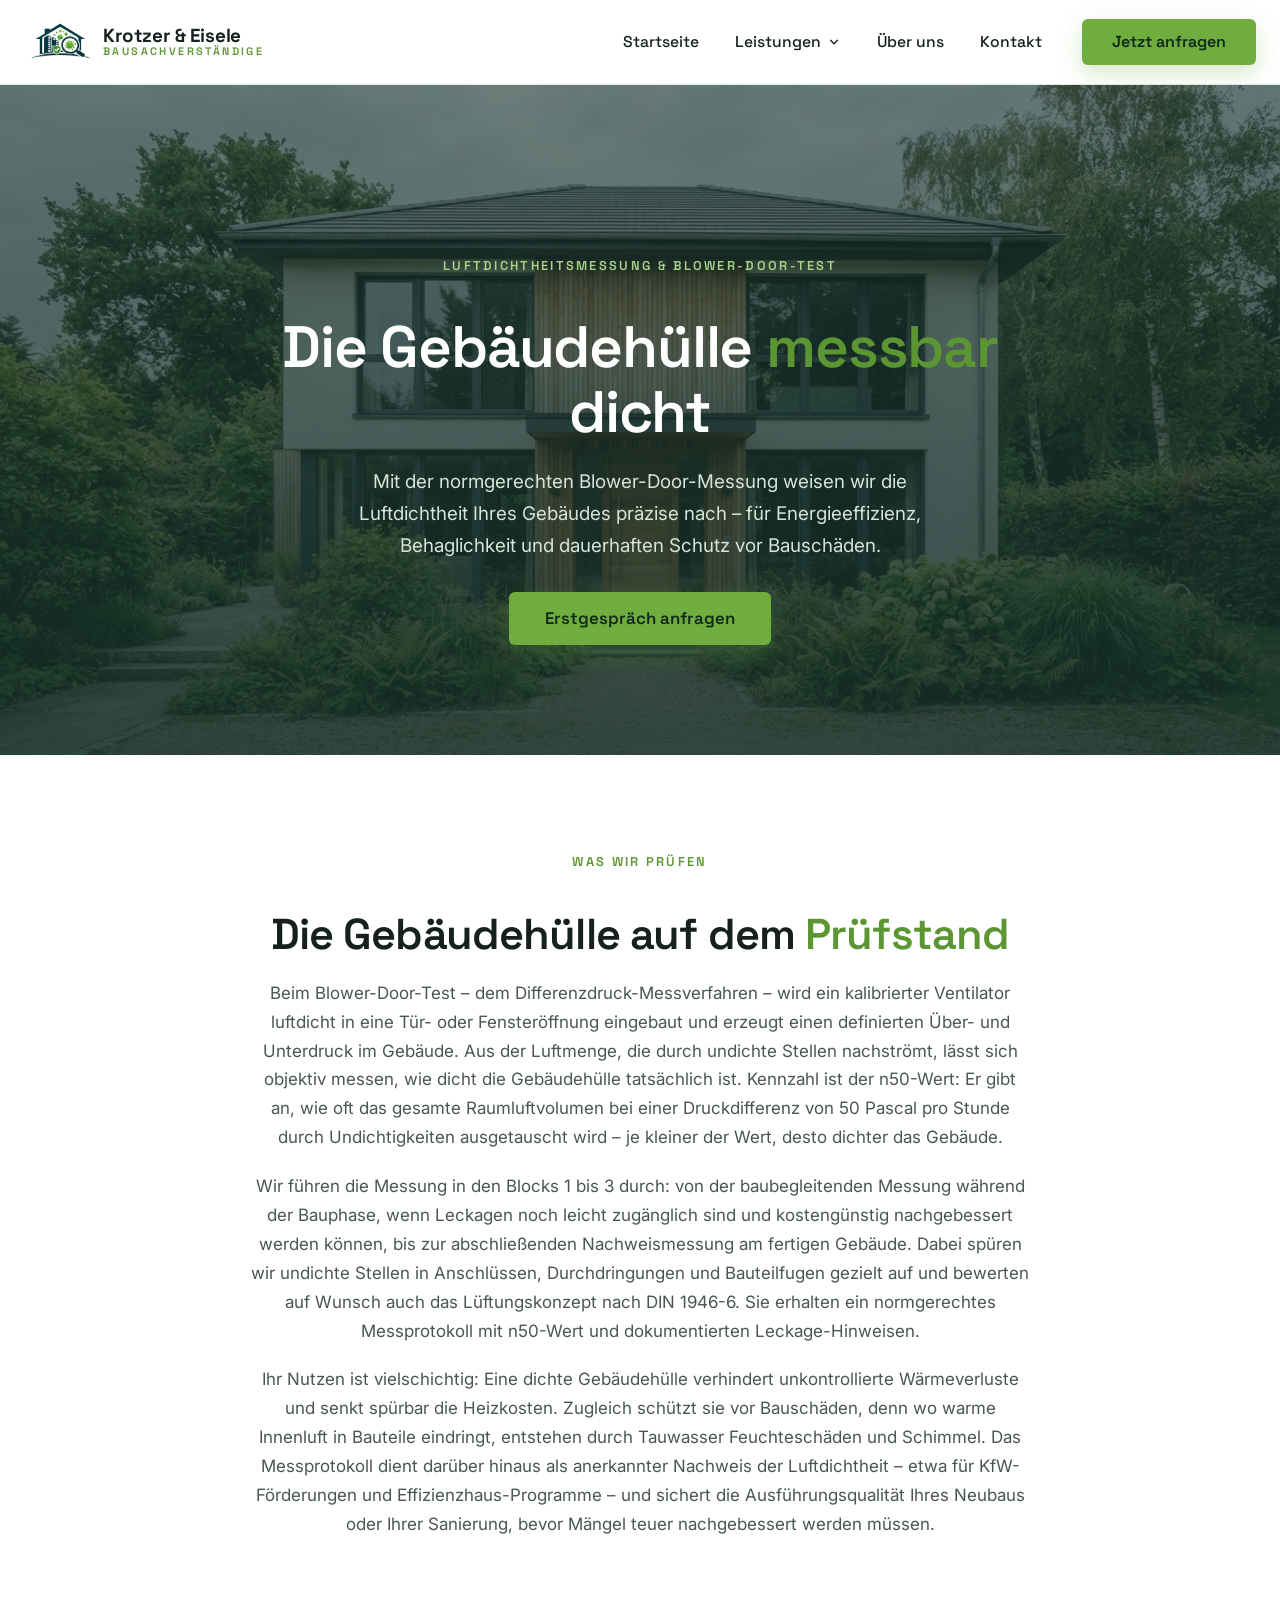
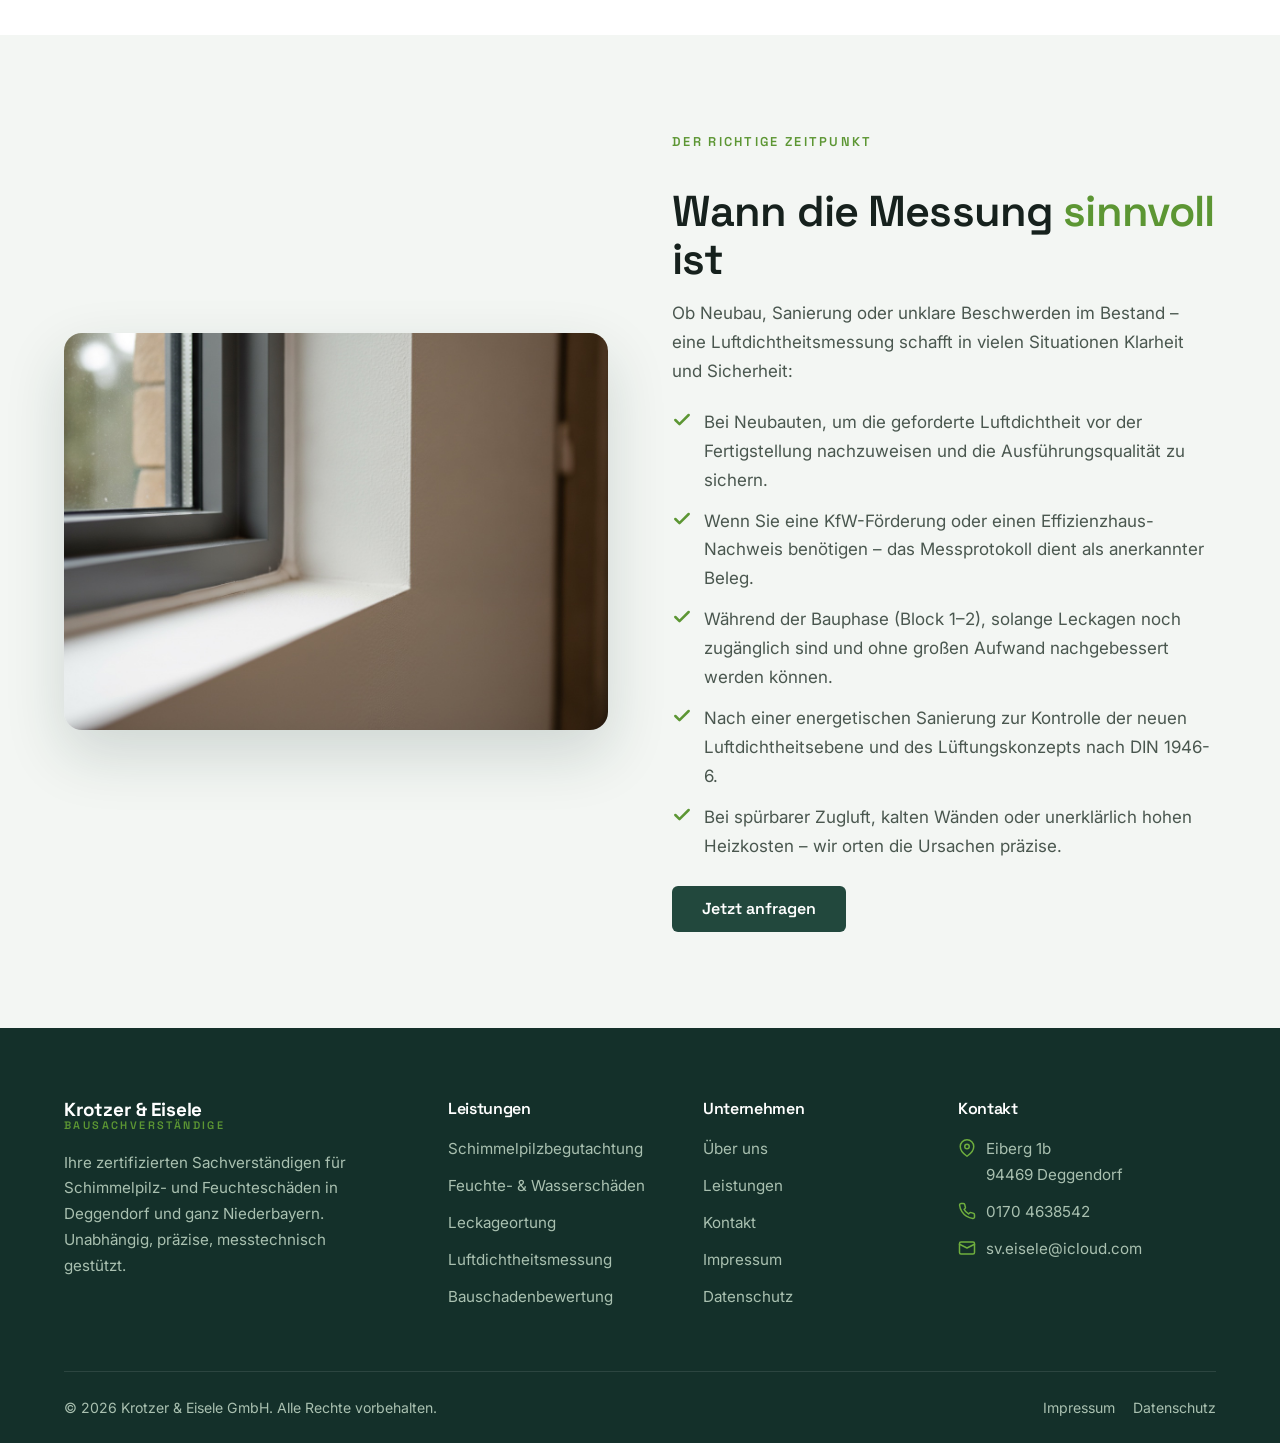
<file: luftdichtheitsmessung.html>
<!DOCTYPE html>
<html lang="de">
<head>
<meta charset="UTF-8" />
<meta name="viewport" content="width=device-width, initial-scale=1.0" />
<title>Luftdichtheitsmessung &amp; Blower-Door-Test – Krotzer &amp; Eisele GmbH | Deggendorf</title>
<meta name="description" content="Blower-Door-Test (Block 1–3) zur Prüfung der Gebäudehülle, Leckageortung und Bewertung des Lüftungskonzepts nach DIN 1946-6. Nachweis für KfW & Förderung – in Deggendorf & Niederbayern." />
<link rel="preconnect" href="https://fonts.googleapis.com" />
<link rel="preconnect" href="https://fonts.gstatic.com" crossorigin />
<link href="https://fonts.googleapis.com/css2?family=Space+Grotesk:wght@400;500;600;700&family=Inter:wght@400;500;600&display=swap" rel="stylesheet" />
<link rel="icon" href="images/logo.svg" type="image/svg+xml" />
<link rel="stylesheet" href="css/style.css" />
</head>
<body>

<!-- ============ HEADER ============ -->
<header class="header">
  <div class="container container--wide">
    <div class="header__inner">
      <a href="index.html" class="logo" aria-label="Krotzer & Eisele GmbH – Startseite">
        <img class="logo__mark" src="images/logo-mark.png?v=1" alt="Krotzer & Eisele GmbH" />
        <span class="logo__text"><strong>Krotzer &amp; Eisele</strong><span>Bausachverständige</span></span>
      </a>

      <nav class="nav" aria-label="Hauptnavigation">
        <a href="index.html">Startseite</a>
        <div class="nav__item has-dropdown">
          <a href="leistungen.html">Leistungen
            <svg viewBox="0 0 24 24" fill="none" stroke="currentColor" stroke-width="2.2" stroke-linecap="round" stroke-linejoin="round"><polyline points="6 9 12 15 18 9"/></svg>
          </a>
          <div class="dropdown">
            <a href="schimmelpilzbegutachtung.html"><svg viewBox="0 0 24 24" fill="none" stroke="currentColor" stroke-width="2" stroke-linecap="round" stroke-linejoin="round"><circle cx="11" cy="11" r="7"/><line x1="21" y1="21" x2="16.5" y2="16.5"/></svg>Schimmelpilzbegutachtung</a>
            <a href="feuchte-wasserschaden.html"><svg viewBox="0 0 24 24" fill="none" stroke="currentColor" stroke-width="2" stroke-linecap="round" stroke-linejoin="round"><path d="M12 2.5S5 10 5 15a7 7 0 0 0 14 0c0-5-7-12.5-7-12.5z"/></svg>Feuchte- &amp; Wasserschäden</a>
            <a href="leckageortung.html"><svg viewBox="0 0 24 24" fill="none" stroke="currentColor" stroke-width="2" stroke-linecap="round" stroke-linejoin="round"><circle cx="11" cy="11" r="7"/><line x1="21" y1="21" x2="16.5" y2="16.5"/><line x1="11" y1="8" x2="11" y2="11"/></svg>Leckageortung</a>
            <a href="luftdichtheitsmessung.html"><svg viewBox="0 0 24 24" fill="none" stroke="currentColor" stroke-width="2" stroke-linecap="round" stroke-linejoin="round"><path d="M9.6 4.6A2 2 0 1 1 11 8H2"/><path d="M12.6 19.4A2 2 0 1 0 14 16H2"/><path d="M17.7 7.7A2.5 2.5 0 1 1 19.5 12H2"/></svg>Luftdichtheitsmessung</a>
            <a href="bauschadenbewertung.html"><svg viewBox="0 0 24 24" fill="none" stroke="currentColor" stroke-width="2" stroke-linecap="round" stroke-linejoin="round"><path d="M3 21h18"/><path d="M5 21V7l8-4v18"/><path d="M19 21V11l-6-4"/></svg>Bauschadenbewertung</a>
          </div>
        </div>
        <a href="ueber-uns.html">Über uns</a>
        <a href="kontakt.html">Kontakt</a>
      </nav>

      <div class="header__cta">
        <a href="kontakt.html" class="btn btn--primary">Jetzt anfragen</a>
        <button class="burger" aria-label="Menü öffnen"><span></span><span></span><span></span></button>
      </div>
    </div>
  </div>
</header>

<!-- ============ MOBILE NAV ============ -->
<div class="mobile-nav">
  <a href="index.html">Startseite</a>
  <a href="leistungen.html">Leistungen</a>
  <div class="sub">
    <a href="schimmelpilzbegutachtung.html">› Schimmelpilzbegutachtung</a>
    <a href="feuchte-wasserschaden.html">› Feuchte- &amp; Wasserschäden</a>
    <a href="leckageortung.html">› Leckageortung</a>
    <a href="luftdichtheitsmessung.html">› Luftdichtheitsmessung</a>
    <a href="bauschadenbewertung.html">› Bauschadenbewertung</a>
  </div>
  <a href="ueber-uns.html">Über uns</a>
  <a href="kontakt.html">Kontakt</a>
  <a href="kontakt.html" class="btn btn--primary btn--block">Jetzt anfragen</a>
</div>

<!-- ============ HERO ============ -->
<section class="svc-hero">
  <div class="svc-hero__bg"><img src="images/luftdichtheit-hero-bg.jpg?v=3" alt="" onerror="this.style.display='none'" /></div>
  <div class="container">
    <div class="svc-hero__inner" data-reveal>
      <span class="eyebrow eyebrow--light">Luftdichtheitsmessung &amp; Blower-Door-Test</span>
      <h1>Die Gebäudehülle <em>messbar</em> dicht</h1>
      <p class="lead">Mit der normgerechten Blower-Door-Messung weisen wir die Luftdichtheit Ihres Gebäudes präzise nach – für Energieeffizienz, Behaglichkeit und dauerhaften Schutz vor Bauschäden.</p>
      <div class="svc-hero__actions"><a href="kontakt.html" class="btn btn--primary btn--lg">Erstgespräch anfragen</a></div>
    </div>
  </div>
</section>

<!-- ============ INTRO ============ -->
<section class="section svc-intro">
  <div class="container">
    <div class="svc-intro__inner" data-reveal>
      <span class="eyebrow">Was wir prüfen</span>
      <h2>Die Gebäudehülle auf dem <em>Prüfstand</em></h2>
      <p>Beim Blower-Door-Test – dem Differenzdruck-Messverfahren – wird ein kalibrierter Ventilator luftdicht in eine Tür- oder Fensteröffnung eingebaut und erzeugt einen definierten Über- und Unterdruck im Gebäude. Aus der Luftmenge, die durch undichte Stellen nachströmt, lässt sich objektiv messen, wie dicht die Gebäudehülle tatsächlich ist. Kennzahl ist der n50-Wert: Er gibt an, wie oft das gesamte Raumluftvolumen bei einer Druckdifferenz von 50 Pascal pro Stunde durch Undichtigkeiten ausgetauscht wird – je kleiner der Wert, desto dichter das Gebäude.</p>
      <p>Wir führen die Messung in den Blocks 1 bis 3 durch: von der baubegleitenden Messung während der Bauphase, wenn Leckagen noch leicht zugänglich sind und kostengünstig nachgebessert werden können, bis zur abschließenden Nachweismessung am fertigen Gebäude. Dabei spüren wir undichte Stellen in Anschlüssen, Durchdringungen und Bauteilfugen gezielt auf und bewerten auf Wunsch auch das Lüftungskonzept nach DIN 1946-6. Sie erhalten ein normgerechtes Messprotokoll mit n50-Wert und dokumentierten Leckage-Hinweisen.</p>
      <p>Ihr Nutzen ist vielschichtig: Eine dichte Gebäudehülle verhindert unkontrollierte Wärmeverluste und senkt spürbar die Heizkosten. Zugleich schützt sie vor Bauschäden, denn wo warme Innenluft in Bauteile eindringt, entstehen durch Tauwasser Feuchteschäden und Schimmel. Das Messprotokoll dient darüber hinaus als anerkannter Nachweis der Luftdichtheit – etwa für KfW-Förderungen und Effizienzhaus-Programme – und sichert die Ausführungsqualität Ihres Neubaus oder Ihrer Sanierung, bevor Mängel teuer nachgebessert werden müssen.</p>
    </div>
  </div>
</section>

<!-- ============ FEATURE ============ -->
<section class="section section--soft svc-feature">
  <div class="container">
    <div class="svc-feature__grid">
      <div class="svc-feature__media" data-reveal><img src="images/luftdichtheit-detail.jpg?v=3" alt="Blower-Door-Messgerät in der Gebäudehülle während der Luftdichtheitsmessung" onerror="this.style.display='none'" /></div>
      <div class="svc-feature__body" data-reveal>
        <span class="eyebrow">Der richtige Zeitpunkt</span>
        <h2>Wann die Messung <em>sinnvoll</em> ist</h2>
        <p>Ob Neubau, Sanierung oder unklare Beschwerden im Bestand – eine Luftdichtheitsmessung schafft in vielen Situationen Klarheit und Sicherheit:</p>
        <ul class="svc-feature__list">
          <li>Bei Neubauten, um die geforderte Luftdichtheit vor der Fertigstellung nachzuweisen und die Ausführungsqualität zu sichern.</li>
          <li>Wenn Sie eine KfW-Förderung oder einen Effizienzhaus-Nachweis benötigen – das Messprotokoll dient als anerkannter Beleg.</li>
          <li>Während der Bauphase (Block 1–2), solange Leckagen noch zugänglich sind und ohne großen Aufwand nachgebessert werden können.</li>
          <li>Nach einer energetischen Sanierung zur Kontrolle der neuen Luftdichtheitsebene und des Lüftungskonzepts nach DIN 1946-6.</li>
          <li>Bei spürbarer Zugluft, kalten Wänden oder unerklärlich hohen Heizkosten – wir orten die Ursachen präzise.</li>
        </ul>
        <a href="kontakt.html" class="btn btn--dark">Jetzt anfragen</a>
      </div>
    </div>
  </div>
</section>

<!-- ============ FOOTER ============ -->
<footer class="footer">
  <div class="container">
    <div class="footer__grid">
      <div class="footer__brand">
        <a href="index.html" class="logo"><span class="logo__text"><strong>Krotzer &amp; Eisele</strong><span>Bausachverständige</span></span></a>
        <p>Ihre zertifizierten Sachverständigen für Schimmelpilz- und Feuchteschäden in Deggendorf und ganz Niederbayern. Unabhängig, präzise, messtechnisch gestützt.</p>
      </div>
      <div>
        <h5>Leistungen</h5>
        <ul>
          <li><a href="schimmelpilzbegutachtung.html">Schimmelpilzbegutachtung</a></li>
          <li><a href="feuchte-wasserschaden.html">Feuchte- &amp; Wasserschäden</a></li>
          <li><a href="leckageortung.html">Leckageortung</a></li>
          <li><a href="luftdichtheitsmessung.html">Luftdichtheitsmessung</a></li>
          <li><a href="bauschadenbewertung.html">Bauschadenbewertung</a></li>
        </ul>
      </div>
      <div>
        <h5>Unternehmen</h5>
        <ul>
          <li><a href="ueber-uns.html">Über uns</a></li>
          <li><a href="leistungen.html">Leistungen</a></li>
          <li><a href="kontakt.html">Kontakt</a></li>
          <li><a href="impressum.html">Impressum</a></li>
          <li><a href="datenschutz.html">Datenschutz</a></li>
        </ul>
      </div>
      <div>
        <h5>Kontakt</h5>
        <ul class="footer__contact">
          <li><svg viewBox="0 0 24 24" fill="none" stroke="currentColor" stroke-width="2" stroke-linecap="round" stroke-linejoin="round"><path d="M21 10c0 7-9 13-9 13s-9-6-9-13a9 9 0 0 1 18 0z"/><circle cx="12" cy="10" r="3"/></svg><span>Eiberg 1b<br/>94469 Deggendorf</span></li>
          <li><svg viewBox="0 0 24 24" fill="none" stroke="currentColor" stroke-width="2" stroke-linecap="round" stroke-linejoin="round"><path d="M22 16.92v3a2 2 0 0 1-2.18 2 19.79 19.79 0 0 1-8.63-3.07 19.5 19.5 0 0 1-6-6 19.79 19.79 0 0 1-3.07-8.67A2 2 0 0 1 4.11 2h3a2 2 0 0 1 2 1.72c.13.96.36 1.9.7 2.81a2 2 0 0 1-.45 2.11L8.09 9.91a16 16 0 0 0 6 6l1.27-1.27a2 2 0 0 1 2.11-.45c.91.34 1.85.57 2.81.7A2 2 0 0 1 22 16.92z"/></svg><a href="tel:+491704638542">0170 4638542</a></li>
          <li><svg viewBox="0 0 24 24" fill="none" stroke="currentColor" stroke-width="2" stroke-linecap="round" stroke-linejoin="round"><rect x="2" y="4" width="20" height="16" rx="2"/><path d="m22 7-10 5L2 7"/></svg><a href="mailto:sv.eisele@icloud.com">sv.eisele@icloud.com</a></li>
        </ul>
      </div>
    </div>
    <div class="footer__bottom">
      <span>© <span id="year">2026</span> Krotzer &amp; Eisele GmbH. Alle Rechte vorbehalten.</span>
      <span><a href="impressum.html">Impressum</a><a href="datenschutz.html">Datenschutz</a></span>
    </div>
  </div>
</footer>

<script src="js/main.js"></script>
</body>
</html>
</file>
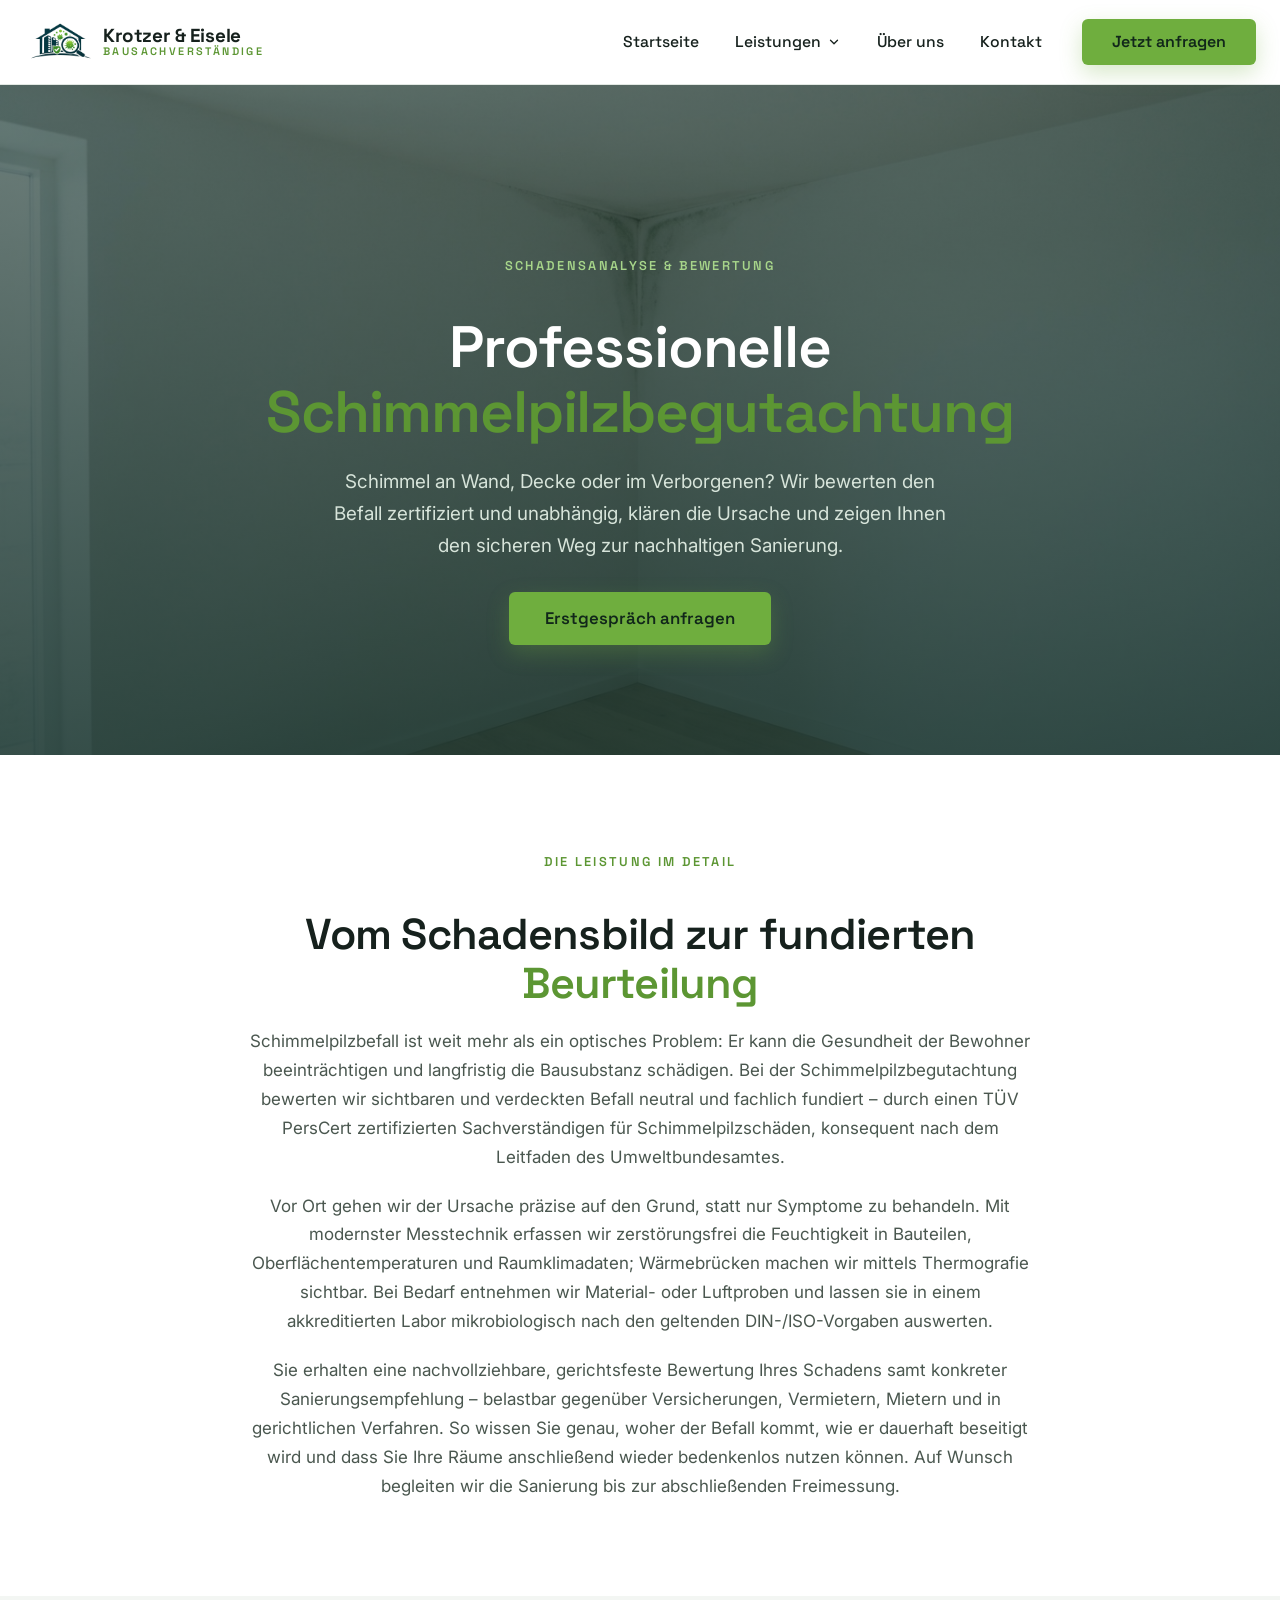
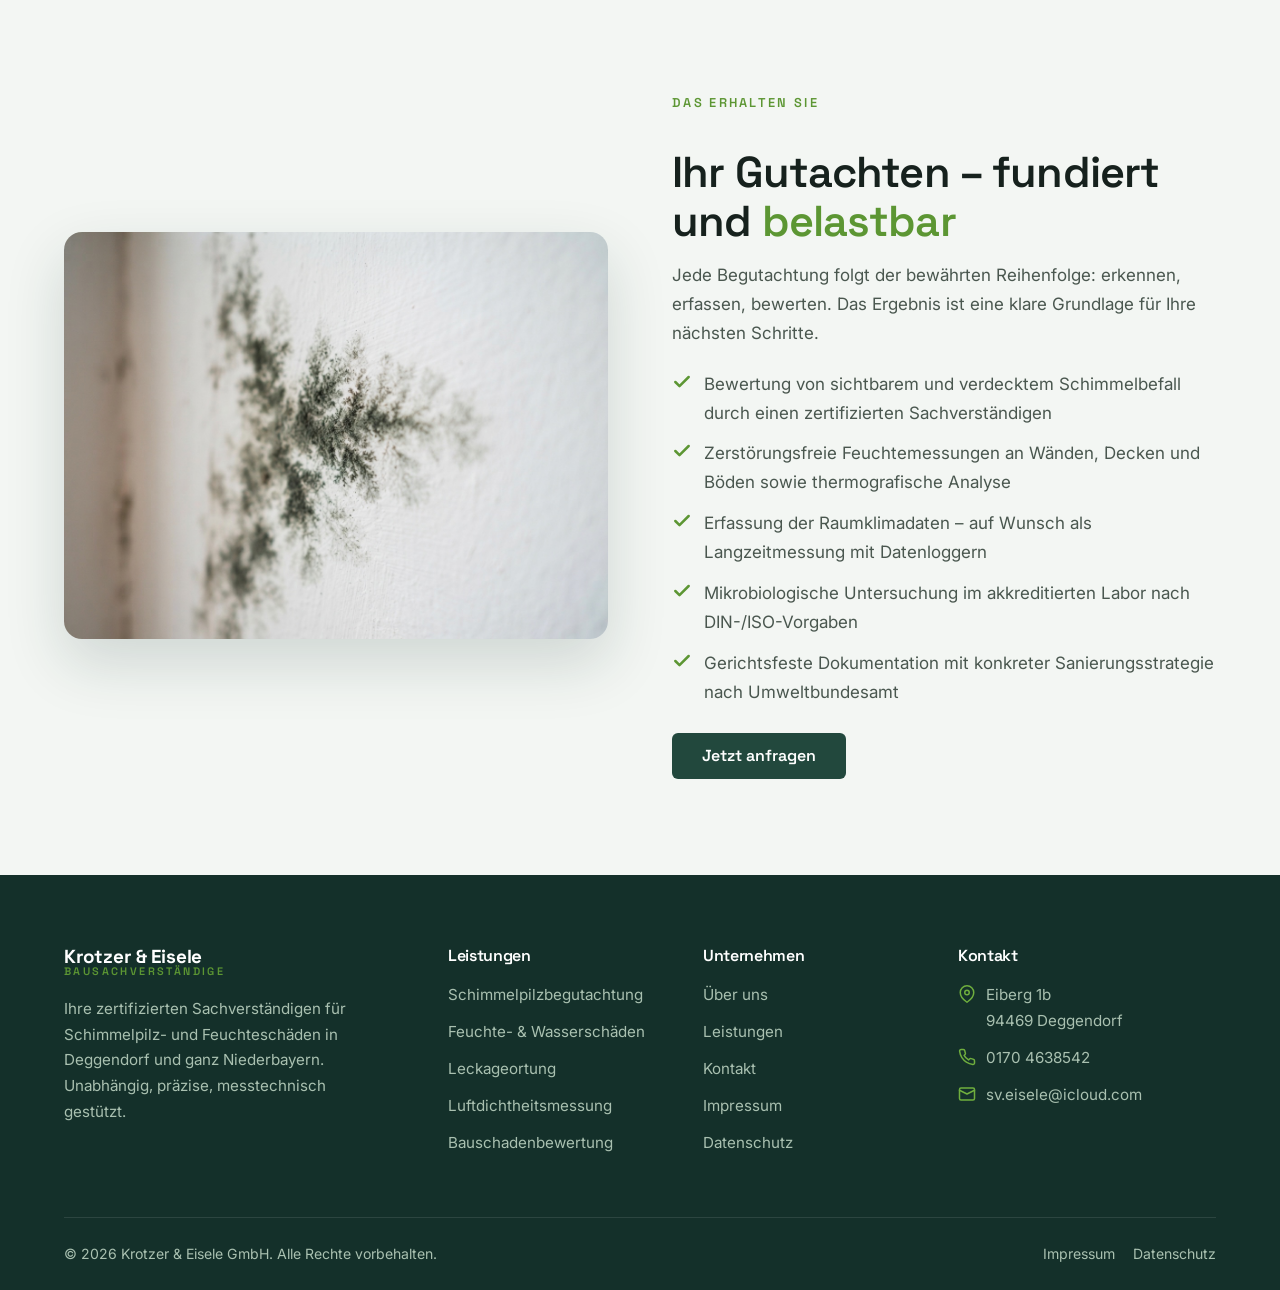
<file: schimmelpilzbegutachtung.html>
<!DOCTYPE html>
<html lang="de">
<head>
<meta charset="UTF-8" />
<meta name="viewport" content="width=device-width, initial-scale=1.0" />
<title>Schimmelpilzbegutachtung – Zertifizierte Bewertung &amp; Sanierungsstrategie | Krotzer &amp; Eisele GmbH</title>
<meta name="description" content="Professionelle Schimmelpilzbegutachtung in Deggendorf & Niederbayern: zertifizierte Bewertung des Befalls, mikrobiologische Analyse und klare Sanierungsstrategie nach Umweltbundesamt. TÜV PersCert." />
<link rel="preconnect" href="https://fonts.googleapis.com" />
<link rel="preconnect" href="https://fonts.gstatic.com" crossorigin />
<link href="https://fonts.googleapis.com/css2?family=Space+Grotesk:wght@400;500;600;700&family=Inter:wght@400;500;600&display=swap" rel="stylesheet" />
<link rel="icon" href="images/logo.svg" type="image/svg+xml" />
<link rel="stylesheet" href="css/style.css" />
</head>
<body>

<!-- ============ HEADER ============ -->
<header class="header">
  <div class="container container--wide">
    <div class="header__inner">
      <a href="index.html" class="logo" aria-label="Krotzer & Eisele GmbH – Startseite">
        <img class="logo__mark" src="images/logo-mark.png?v=1" alt="Krotzer & Eisele GmbH" />
        <span class="logo__text"><strong>Krotzer &amp; Eisele</strong><span>Bausachverständige</span></span>
      </a>

      <nav class="nav" aria-label="Hauptnavigation">
        <a href="index.html">Startseite</a>
        <div class="nav__item has-dropdown">
          <a href="leistungen.html">Leistungen
            <svg viewBox="0 0 24 24" fill="none" stroke="currentColor" stroke-width="2.2" stroke-linecap="round" stroke-linejoin="round"><polyline points="6 9 12 15 18 9"/></svg>
          </a>
          <div class="dropdown">
            <a href="schimmelpilzbegutachtung.html"><svg viewBox="0 0 24 24" fill="none" stroke="currentColor" stroke-width="2" stroke-linecap="round" stroke-linejoin="round"><circle cx="11" cy="11" r="7"/><line x1="21" y1="21" x2="16.5" y2="16.5"/></svg>Schimmelpilzbegutachtung</a>
            <a href="feuchte-wasserschaden.html"><svg viewBox="0 0 24 24" fill="none" stroke="currentColor" stroke-width="2" stroke-linecap="round" stroke-linejoin="round"><path d="M12 2.5S5 10 5 15a7 7 0 0 0 14 0c0-5-7-12.5-7-12.5z"/></svg>Feuchte- &amp; Wasserschäden</a>
            <a href="leckageortung.html"><svg viewBox="0 0 24 24" fill="none" stroke="currentColor" stroke-width="2" stroke-linecap="round" stroke-linejoin="round"><circle cx="11" cy="11" r="7"/><line x1="21" y1="21" x2="16.5" y2="16.5"/><line x1="11" y1="8" x2="11" y2="11"/></svg>Leckageortung</a>
            <a href="luftdichtheitsmessung.html"><svg viewBox="0 0 24 24" fill="none" stroke="currentColor" stroke-width="2" stroke-linecap="round" stroke-linejoin="round"><path d="M9.6 4.6A2 2 0 1 1 11 8H2"/><path d="M12.6 19.4A2 2 0 1 0 14 16H2"/><path d="M17.7 7.7A2.5 2.5 0 1 1 19.5 12H2"/></svg>Luftdichtheitsmessung</a>
            <a href="bauschadenbewertung.html"><svg viewBox="0 0 24 24" fill="none" stroke="currentColor" stroke-width="2" stroke-linecap="round" stroke-linejoin="round"><path d="M3 21h18"/><path d="M5 21V7l8-4v18"/><path d="M19 21V11l-6-4"/></svg>Bauschadenbewertung</a>
          </div>
        </div>
        <a href="ueber-uns.html">Über uns</a>
        <a href="kontakt.html">Kontakt</a>
      </nav>

      <div class="header__cta">
        <a href="kontakt.html" class="btn btn--primary">Jetzt anfragen</a>
        <button class="burger" aria-label="Menü öffnen"><span></span><span></span><span></span></button>
      </div>
    </div>
  </div>
</header>

<!-- ============ MOBILE NAV ============ -->
<div class="mobile-nav">
  <a href="index.html">Startseite</a>
  <a href="leistungen.html">Leistungen</a>
  <div class="sub">
    <a href="schimmelpilzbegutachtung.html">› Schimmelpilzbegutachtung</a>
    <a href="feuchte-wasserschaden.html">› Feuchte- &amp; Wasserschäden</a>
    <a href="leckageortung.html">› Leckageortung</a>
    <a href="luftdichtheitsmessung.html">› Luftdichtheitsmessung</a>
    <a href="bauschadenbewertung.html">› Bauschadenbewertung</a>
  </div>
  <a href="ueber-uns.html">Über uns</a>
  <a href="kontakt.html">Kontakt</a>
  <a href="kontakt.html" class="btn btn--primary btn--block">Jetzt anfragen</a>
</div>

<!-- ============ HERO ============ -->
<section class="svc-hero">
  <div class="svc-hero__bg"><img src="images/schimmel-hero-bg.jpg?v=3" alt="" onerror="this.style.display='none'" /></div>
  <div class="container">
    <div class="svc-hero__inner" data-reveal>
      <span class="eyebrow eyebrow--light">Schadensanalyse &amp; Bewertung</span>
      <h1>Professionelle <em>Schimmelpilzbegutachtung</em></h1>
      <p class="lead">Schimmel an Wand, Decke oder im Verborgenen? Wir bewerten den Befall zertifiziert und unabhängig, klären die Ursache und zeigen Ihnen den sicheren Weg zur nachhaltigen Sanierung.</p>
      <div class="svc-hero__actions"><a href="kontakt.html" class="btn btn--primary btn--lg">Erstgespräch anfragen</a></div>
    </div>
  </div>
</section>

<!-- ============ INTRO ============ -->
<section class="section svc-intro">
  <div class="container">
    <div class="svc-intro__inner" data-reveal>
      <span class="eyebrow">Die Leistung im Detail</span>
      <h2>Vom Schadensbild zur fundierten <em>Beurteilung</em></h2>
      <p>Schimmelpilzbefall ist weit mehr als ein optisches Problem: Er kann die Gesundheit der Bewohner beeinträchtigen und langfristig die Bausubstanz schädigen. Bei der Schimmelpilzbegutachtung bewerten wir sichtbaren und verdeckten Befall neutral und fachlich fundiert – durch einen TÜV PersCert zertifizierten Sachverständigen für Schimmelpilzschäden, konsequent nach dem Leitfaden des Umweltbundesamtes.</p>
      <p>Vor Ort gehen wir der Ursache präzise auf den Grund, statt nur Symptome zu behandeln. Mit modernster Messtechnik erfassen wir zerstörungsfrei die Feuchtigkeit in Bauteilen, Oberflächentemperaturen und Raumklimadaten; Wärmebrücken machen wir mittels Thermografie sichtbar. Bei Bedarf entnehmen wir Material- oder Luftproben und lassen sie in einem akkreditierten Labor mikrobiologisch nach den geltenden DIN-/ISO-Vorgaben auswerten.</p>
      <p>Sie erhalten eine nachvollziehbare, gerichtsfeste Bewertung Ihres Schadens samt konkreter Sanierungsempfehlung – belastbar gegenüber Versicherungen, Vermietern, Mietern und in gerichtlichen Verfahren. So wissen Sie genau, woher der Befall kommt, wie er dauerhaft beseitigt wird und dass Sie Ihre Räume anschließend wieder bedenkenlos nutzen können. Auf Wunsch begleiten wir die Sanierung bis zur abschließenden Freimessung.</p>
    </div>
  </div>
</section>

<!-- ============ FEATURE ============ -->
<section class="section section--soft svc-feature">
  <div class="container">
    <div class="svc-feature__grid">
      <div class="svc-feature__media" data-reveal><img src="images/schimmel-detail.jpg?v=3" alt="Sachverständiger bei der Schimmelanalyse vor Ort" onerror="this.style.display='none'" /></div>
      <div class="svc-feature__body" data-reveal>
        <span class="eyebrow">Das erhalten Sie</span>
        <h2>Ihr Gutachten – fundiert und <em>belastbar</em></h2>
        <p>Jede Begutachtung folgt der bewährten Reihenfolge: erkennen, erfassen, bewerten. Das Ergebnis ist eine klare Grundlage für Ihre nächsten Schritte.</p>
        <ul class="svc-feature__list">
          <li>Bewertung von sichtbarem und verdecktem Schimmelbefall durch einen zertifizierten Sachverständigen</li>
          <li>Zerstörungsfreie Feuchtemessungen an Wänden, Decken und Böden sowie thermografische Analyse</li>
          <li>Erfassung der Raumklimadaten – auf Wunsch als Langzeitmessung mit Datenloggern</li>
          <li>Mikrobiologische Untersuchung im akkreditierten Labor nach DIN-/ISO-Vorgaben</li>
          <li>Gerichtsfeste Dokumentation mit konkreter Sanierungsstrategie nach Umweltbundesamt</li>
        </ul>
        <a href="kontakt.html" class="btn btn--dark">Jetzt anfragen</a>
      </div>
    </div>
  </div>
</section>

<!-- ============ FOOTER ============ -->
<footer class="footer">
  <div class="container">
    <div class="footer__grid">
      <div class="footer__brand">
        <a href="index.html" class="logo"><span class="logo__text"><strong>Krotzer &amp; Eisele</strong><span>Bausachverständige</span></span></a>
        <p>Ihre zertifizierten Sachverständigen für Schimmelpilz- und Feuchteschäden in Deggendorf und ganz Niederbayern. Unabhängig, präzise, messtechnisch gestützt.</p>
      </div>
      <div>
        <h5>Leistungen</h5>
        <ul>
          <li><a href="schimmelpilzbegutachtung.html">Schimmelpilzbegutachtung</a></li>
          <li><a href="feuchte-wasserschaden.html">Feuchte- &amp; Wasserschäden</a></li>
          <li><a href="leckageortung.html">Leckageortung</a></li>
          <li><a href="luftdichtheitsmessung.html">Luftdichtheitsmessung</a></li>
          <li><a href="bauschadenbewertung.html">Bauschadenbewertung</a></li>
        </ul>
      </div>
      <div>
        <h5>Unternehmen</h5>
        <ul>
          <li><a href="ueber-uns.html">Über uns</a></li>
          <li><a href="leistungen.html">Leistungen</a></li>
          <li><a href="kontakt.html">Kontakt</a></li>
          <li><a href="impressum.html">Impressum</a></li>
          <li><a href="datenschutz.html">Datenschutz</a></li>
        </ul>
      </div>
      <div>
        <h5>Kontakt</h5>
        <ul class="footer__contact">
          <li><svg viewBox="0 0 24 24" fill="none" stroke="currentColor" stroke-width="2" stroke-linecap="round" stroke-linejoin="round"><path d="M21 10c0 7-9 13-9 13s-9-6-9-13a9 9 0 0 1 18 0z"/><circle cx="12" cy="10" r="3"/></svg><span>Eiberg 1b<br/>94469 Deggendorf</span></li>
          <li><svg viewBox="0 0 24 24" fill="none" stroke="currentColor" stroke-width="2" stroke-linecap="round" stroke-linejoin="round"><path d="M22 16.92v3a2 2 0 0 1-2.18 2 19.79 19.79 0 0 1-8.63-3.07 19.5 19.5 0 0 1-6-6 19.79 19.79 0 0 1-3.07-8.67A2 2 0 0 1 4.11 2h3a2 2 0 0 1 2 1.72c.13.96.36 1.9.7 2.81a2 2 0 0 1-.45 2.11L8.09 9.91a16 16 0 0 0 6 6l1.27-1.27a2 2 0 0 1 2.11-.45c.91.34 1.85.57 2.81.7A2 2 0 0 1 22 16.92z"/></svg><a href="tel:+491704638542">0170 4638542</a></li>
          <li><svg viewBox="0 0 24 24" fill="none" stroke="currentColor" stroke-width="2" stroke-linecap="round" stroke-linejoin="round"><rect x="2" y="4" width="20" height="16" rx="2"/><path d="m22 7-10 5L2 7"/></svg><a href="mailto:sv.eisele@icloud.com">sv.eisele@icloud.com</a></li>
        </ul>
      </div>
    </div>
    <div class="footer__bottom">
      <span>© <span id="year">2026</span> Krotzer &amp; Eisele GmbH. Alle Rechte vorbehalten.</span>
      <span><a href="impressum.html">Impressum</a><a href="datenschutz.html">Datenschutz</a></span>
    </div>
  </div>
</footer>

<script src="js/main.js"></script>
</body>
</html>
</file>
<file: css/style.css>
/* ==========================================================================
   Krotzer & Eisele GmbH – Bausachverständige
   Design System / Stylesheet
   Fonts: Space Grotesk (Headings) + Inter (Body)
   ========================================================================== */

/* ---------- Tokens ---------- */
:root {
  /* Brand colors */
  --c-dark:      #14302A;
  --c-primary:   #22483D;
  --c-primary-2: #2C5C4D;
  --c-accent:    #6FAE3E;
  --c-accent-2:  #5C9633;
  --c-ink:       #16211D;
  --c-body:      #4A574F;
  --c-muted:     #7C887F;
  --c-line:      #E2E8E3;
  --c-bg:        #FFFFFF;
  --c-bg-soft:   #F3F6F3;
  --c-bg-mint:   #E9F1E8;
  --c-dark-soft: #1C3A33;

  /* Typography */
  --f-head: "Space Grotesk", "Helvetica Neue", Arial, sans-serif;
  --f-body: "Inter", "Helvetica Neue", Arial, sans-serif;

  /* Layout */
  --container: 1200px;
  --container-wide: 1320px;
  --gap: 24px;

  /* Radius & shadow */
  --r-sm: 6px;
  --r: 10px;
  --r-lg: 18px;
  --shadow-sm: 0 2px 10px rgba(20,48,42,.06);
  --shadow:    0 14px 40px rgba(20,48,42,.10);
  --shadow-lg: 0 30px 70px rgba(20,48,42,.16);

  --t: .28s cubic-bezier(.4,0,.2,1);
}

/* ---------- Reset ---------- */
*, *::before, *::after { box-sizing: border-box; }
* { margin: 0; padding: 0; }
html { scroll-behavior: smooth; -webkit-text-size-adjust: 100%; }
body {
  font-family: var(--f-body);
  color: var(--c-body);
  background: var(--c-bg);
  line-height: 1.7;
  font-size: 17px;
  -webkit-font-smoothing: antialiased;
  text-rendering: optimizeLegibility;
  overflow-x: hidden;
}
img { max-width: 100%; display: block; height: auto; }
a { color: inherit; text-decoration: none; }
ul { list-style: none; }
button { font-family: inherit; cursor: pointer; border: none; background: none; }
input, textarea, select { font-family: inherit; font-size: inherit; }

/* ---------- Typography ---------- */
h1, h2, h3, h4, h5, h6 {
  font-family: var(--f-head);
  color: var(--c-ink);
  line-height: 1.12;
  font-weight: 600;
  letter-spacing: -.02em;
}
h1 { font-size: clamp(2.3rem, 5.2vw, 3.65rem); }
h2 { font-size: clamp(1.85rem, 4vw, 2.7rem); }
h3 { font-size: clamp(1.3rem, 2.4vw, 1.65rem); }
h4 { font-size: 1.18rem; }
.eyebrow {
  font-family: var(--f-head);
  text-transform: uppercase;
  letter-spacing: .18em;
  font-size: .8rem;
  font-weight: 600;
  color: var(--c-accent-2);
  display: inline-block;
  margin-bottom: 18px;
}
.eyebrow--light { color: #A7D58A; }
em, .accent { color: var(--c-accent-2); font-style: normal; }
.lead { font-size: 1.18rem; color: var(--c-body); }

/* ---------- Layout helpers ---------- */
.container { width: 100%; max-width: var(--container); margin: 0 auto; padding: 0 24px; }
.container--wide { max-width: var(--container-wide); }
.section { padding: 96px 0; }
.section--sm { padding: 64px 0; }
.section--soft { background: var(--c-bg-soft); }
.section--mint { background: var(--c-bg-mint); }
.section--dark { background: var(--c-dark); color: #D7E4DA; }
.section--dark h1, .section--dark h2, .section--dark h3, .section--dark h4 { color: #fff; }
.section-head { max-width: 720px; margin: 0 auto 56px; text-align: center; }
.section-head.left { margin-left: 0; text-align: left; }
.section-head p { margin-top: 16px; }
.text-center { text-align: center; }
.mt-0 { margin-top: 0; }
.grid { display: grid; gap: var(--gap); }

/* ---------- Buttons ---------- */
.btn {
  display: inline-flex; align-items: center; justify-content: center; gap: 10px;
  font-family: var(--f-head);
  font-weight: 600; font-size: 1rem;
  padding: 15px 30px;
  border-radius: var(--r-sm);
  transition: transform var(--t), background var(--t), box-shadow var(--t), color var(--t);
  white-space: nowrap;
  line-height: 1;
}
.btn svg { width: 18px; height: 18px; }
.btn--primary { background: var(--c-accent); color: #11271a; box-shadow: 0 8px 22px rgba(111,174,62,.28); }
.btn--primary:hover { background: var(--c-accent-2); transform: translateY(-2px); box-shadow: 0 12px 28px rgba(92,150,51,.36); }
.btn--dark { background: var(--c-primary); color: #fff; }
.btn--dark:hover { background: var(--c-primary-2); transform: translateY(-2px); }
.btn--ghost { background: transparent; color: var(--c-ink); border: 1.5px solid var(--c-line); }
.btn--ghost:hover { border-color: var(--c-accent); color: var(--c-accent-2); }
.btn--light { background: #fff; color: var(--c-primary); }
.btn--light:hover { transform: translateY(-2px); box-shadow: var(--shadow); }
.btn--lg { padding: 18px 36px; font-size: 1.05rem; }
.btn--block { width: 100%; }

/* ---------- Header ---------- */
.header {
  position: sticky; top: 0; z-index: 100;
  background: rgba(255,255,255,.92);
  backdrop-filter: blur(12px);
  border-bottom: 1px solid var(--c-line);
  transition: box-shadow var(--t);
}
.header.scrolled { box-shadow: var(--shadow-sm); }
.header__inner { display: flex; align-items: center; justify-content: space-between; height: 84px; gap: 24px; }
.logo { display: flex; align-items: center; gap: 12px; margin-right: auto; font-family: var(--f-head); font-weight: 700; color: var(--c-ink); letter-spacing: -.01em; }
.logo__mark { height: 46px; width: auto; flex: none; }
.logo__text { display: flex; flex-direction: column; line-height: 1.05; }
.logo__text strong { font-size: 1.18rem; }
.logo__text span { font-size: .68rem; letter-spacing: .22em; text-transform: uppercase; color: var(--c-accent-2); font-weight: 600; }

.nav { display: flex; align-items: center; gap: 4px; }
.nav a { font-family: var(--f-head); font-weight: 500; font-size: .98rem; color: var(--c-ink); padding: 10px 16px; border-radius: var(--r-sm); transition: color var(--t), background var(--t); }
.nav a:hover, .nav a.active { color: var(--c-accent-2); }
.nav__item { position: relative; }
.nav__item > a::after { /* dropdown caret */ }
.has-dropdown > a { display: inline-flex; align-items: center; gap: 6px; }
.has-dropdown > a svg { width: 14px; height: 14px; transition: transform var(--t); }
.dropdown {
  position: absolute; top: calc(100% + 10px); left: 0;
  background: #fff; border: 1px solid var(--c-line); border-radius: var(--r);
  box-shadow: var(--shadow); padding: 10px; min-width: 290px;
  opacity: 0; visibility: hidden; transform: translateY(8px);
  transition: opacity var(--t), transform var(--t), visibility var(--t);
}
.nav__item:hover .dropdown { opacity: 1; visibility: visible; transform: translateY(0); }
.nav__item:hover.has-dropdown > a svg { transform: rotate(180deg); }
.dropdown a { display: flex; align-items: center; gap: 12px; padding: 11px 12px; border-radius: var(--r-sm); font-weight: 500; }
.dropdown a:hover { background: var(--c-bg-mint); }
.dropdown a svg, .dropdown a .di { width: 20px; height: 20px; color: var(--c-accent-2); flex: none; }

.header__cta { display: flex; align-items: center; gap: 14px; }
.header__phone { display: inline-flex; align-items: center; gap: 8px; font-family: var(--f-head); font-weight: 600; color: var(--c-ink); }
.header__phone svg { width: 18px; height: 18px; color: var(--c-accent-2); }
.burger { display: none; width: 46px; height: 46px; border-radius: var(--r-sm); border: 1px solid var(--c-line); flex-direction: column; align-items: center; justify-content: center; gap: 5px; }
.burger span { width: 22px; height: 2px; background: var(--c-ink); border-radius: 2px; transition: var(--t); }
.burger.open span:nth-child(1) { transform: translateY(7px) rotate(45deg); }
.burger.open span:nth-child(2) { opacity: 0; }
.burger.open span:nth-child(3) { transform: translateY(-7px) rotate(-45deg); }

/* Mobile nav panel */
.mobile-nav {
  position: fixed; inset: 84px 0 0 0; z-index: 99;
  background: #fff; padding: 24px; overflow-y: auto;
  transform: translateX(100%); transition: transform var(--t); visibility: hidden;
}
.mobile-nav.open { transform: translateX(0); visibility: visible; }
.mobile-nav a { display: block; font-family: var(--f-head); font-weight: 500; font-size: 1.15rem; padding: 14px 6px; border-bottom: 1px solid var(--c-line); color: var(--c-ink); }
.mobile-nav .sub a { font-size: 1rem; padding-left: 22px; color: var(--c-body); }
.mobile-nav .btn { margin-top: 22px; }

/* ---------- Hero ---------- */
.hero { position: relative; background: #34685A; color: #fff; overflow: hidden; }
.hero__bg { position: absolute; inset: 0; z-index: 0; }
.hero__bg img { width: 100%; height: 100%; object-fit: cover; opacity: .32; }
.hero::after { content: ""; position: absolute; inset: 0; z-index: 1;
  background: linear-gradient(160deg, rgba(44,92,77,.80) 0%, rgba(52,104,87,.70) 55%, rgba(60,116,98,.58) 100%); }
.hero__inner { position: relative; z-index: 2; padding: 110px 0 120px; max-width: 820px; margin: 0 auto; text-align: center; }
.hero h1 { color: #fff; margin-bottom: 22px; }
.hero p { color: #C8DBCD; font-size: 1.22rem; max-width: 620px; margin: 0 auto 36px; }
.hero__actions { display: flex; flex-wrap: wrap; gap: 16px; align-items: center; justify-content: center; }
.hero__tag { display: inline-flex; align-items: center; gap: 10px; background: rgba(111,174,62,.16); border: 1px solid rgba(111,174,62,.35); color: #C6E6AC; padding: 9px 18px; border-radius: 100px; font-family: var(--f-head); font-weight: 500; font-size: .9rem; margin-bottom: 28px; }
.hero__tag svg { width: 16px; height: 16px; }
.hero__badges { position: relative; z-index: 2; display: flex; flex-wrap: wrap; gap: 26px; padding: 26px 0 40px; border-top: 1px solid rgba(255,255,255,.12); margin-top: 10px; }
.hero__badge { display: flex; align-items: center; gap: 10px; color: #BFD3C6; font-size: .92rem; font-family: var(--f-head); font-weight: 500; }
.hero__badge svg { width: 22px; height: 22px; color: var(--c-accent); flex: none; }
.hero__certs { margin-top: 44px; }
.hero__certs-label { display: block; font-family: var(--f-head); font-weight: 500; font-size: .74rem; letter-spacing: .2em; text-transform: uppercase; color: #AFC6B6; margin-bottom: 16px; }
.hero__certs-row { display: flex; flex-wrap: wrap; justify-content: center; align-items: stretch; gap: 16px; }
.cert-chip { display: inline-flex; align-items: center; justify-content: center; height: 66px; padding: 0 24px; background: #fff; border-radius: 14px; box-shadow: 0 8px 26px rgba(0,0,0,.16); }
.cert-chip img { height: 36px; width: auto; max-width: 150px; object-fit: contain; }

/* page hero (interior) */
.pagehero { position: relative; background: var(--c-dark); color: #fff; overflow: hidden; }
.pagehero__bg { position: absolute; inset: 0; }
.pagehero__bg img { width: 100%; height: 100%; object-fit: cover; opacity: .28; }
.pagehero::after { content: ""; position: absolute; inset: 0; background: linear-gradient(115deg, rgba(15,40,34,.95), rgba(20,48,42,.6)); }
.pagehero__inner { position: relative; z-index: 2; padding: 84px 0 90px; max-width: 760px; }
.pagehero h1 { color: #fff; margin-bottom: 18px; }
.pagehero p { color: #C8DBCD; font-size: 1.15rem; max-width: 600px; }
.breadcrumb { position: relative; z-index: 2; display: flex; gap: 8px; font-size: .9rem; color: #9DBBA8; padding-top: 30px; font-family: var(--f-head); }
.breadcrumb a:hover { color: #fff; }

/* ---------- Service cards group ---------- */
.svc-group { display: grid; grid-template-columns: repeat(3, 1fr); gap: 24px; }
.svc-card {
  background: #fff; border: 1px solid var(--c-line); border-radius: var(--r-lg);
  padding: 34px 30px; transition: transform var(--t), box-shadow var(--t), border-color var(--t);
  display: flex; flex-direction: column; gap: 14px; height: 100%;
}
.svc-card:hover { transform: translateY(-6px); box-shadow: var(--shadow); border-color: transparent; }
.svc-card__icon { width: 60px; height: 60px; border-radius: 14px; background: var(--c-bg-mint); display: flex; align-items: center; justify-content: center; color: var(--c-accent-2); }
.svc-card__icon svg { width: 30px; height: 30px; }
.svc-card h3 { font-size: 1.3rem; }
.svc-card p { font-size: .98rem; flex: 1; }
.svc-card .more { display: inline-flex; align-items: center; gap: 8px; font-family: var(--f-head); font-weight: 600; color: var(--c-accent-2); font-size: .95rem; }
.svc-card .more svg { width: 16px; height: 16px; transition: transform var(--t); }
.svc-card:hover .more svg { transform: translateX(4px); }
.group-label { font-family: var(--f-head); text-transform: uppercase; letter-spacing: .16em; font-size: .82rem; font-weight: 600; color: var(--c-accent-2); margin: 0 0 22px; }

/* ---------- Leistungen Startseite (2 Spalten + Bilder in der Mitte) ---------- */
.svcx-cols { display: grid; grid-template-columns: 1fr 1fr 1fr; gap: 40px; align-items: stretch; }
.svcx-col { display: flex; flex-direction: column; gap: 32px; }
.svcx-col--media { position: relative; }
.svcx-col--media img { position: absolute; left: 0; width: 100%; height: calc(50% - 16px); object-fit: cover; }
.svcx-col--media img:first-child { top: 0; }
.svcx-col--media img:last-child { bottom: 0; }
.svcx-bar {
  background: var(--c-primary); color: #fff;
  font-family: var(--f-head); font-size: 1.42rem; font-weight: 500; letter-spacing: .01em;
  padding: 13px 32px; margin: 0;
}
.svcx-card {
  display: flex; flex-direction: column; align-items: flex-start; gap: 15px; flex: 1;
  background: #fff; border: 1px solid rgba(20,48,42,.65);
  padding: 34px 32px 56px; min-height: 210px;
  transition: background var(--t), border-color var(--t);
}
.svcx-card:hover { background: var(--c-bg-soft); border-color: var(--c-primary); }
.svcx-card__icon { color: var(--c-primary); }
.svcx-card__icon svg { width: 38px; height: 38px; }
.svcx-card h3 { font-size: 1.15rem; font-weight: 500; color: var(--c-ink); line-height: 1.35; }
.svcx-more {
  margin-top: 12px;
  font-family: var(--f-head); font-weight: 600; font-size: 1rem; color: var(--c-primary-2);
  text-decoration: underline; text-underline-offset: 7px; text-decoration-thickness: 1.5px;
}

/* ---------- Advantages ---------- */
.adv-grid { display: grid; grid-template-columns: repeat(4, 1fr); gap: 28px; }
.adv { text-align: left; }
.adv__icon { width: 56px; height: 56px; border-radius: 14px; background: #fff; box-shadow: var(--shadow-sm); display: flex; align-items: center; justify-content: center; color: var(--c-accent-2); margin-bottom: 18px; }
.adv__icon svg { width: 28px; height: 28px; }
.adv h4 { margin-bottom: 8px; }
.adv p { font-size: .96rem; }

/* ---------- Split / feature ---------- */
.split { display: grid; grid-template-columns: 1fr 1fr; gap: 60px; align-items: center; }
.split--media-first .split__media { order: -1; }
.split__media { position: relative; }
.split__media img { border-radius: var(--r-lg); box-shadow: var(--shadow); width: 100%; }
.split__media .frame { border-radius: var(--r-lg); overflow: hidden; box-shadow: var(--shadow); aspect-ratio: 4/3; }
.split__media .frame img { width: 100%; height: 100%; object-fit: cover; display: block; }
.split ul.checks { margin-top: 24px; }
.checks li { position: relative; padding-left: 34px; margin-bottom: 14px; color: var(--c-body); }
.checks li::before { content: ""; position: absolute; left: 0; top: 3px; width: 22px; height: 22px; border-radius: 50%; background: var(--c-bg-mint);
  background-image: url("data:image/svg+xml,%3Csvg xmlns='http://www.w3.org/2000/svg' viewBox='0 0 24 24' fill='none' stroke='%235C9633' stroke-width='3' stroke-linecap='round' stroke-linejoin='round'%3E%3Cpolyline points='20 6 9 17 4 12'/%3E%3C/svg%3E");
  background-repeat: no-repeat; background-position: center; background-size: 13px; }
.checks li strong { color: var(--c-ink); }

/* ---------- Expert / certifications ---------- */
.cert-list { display: grid; gap: 12px; margin-top: 6px; }
.cert-list li { position: relative; padding-left: 32px; font-family: var(--f-head); font-weight: 500; color: var(--c-ink); font-size: .98rem; }
.cert-list li::before { content: ""; position: absolute; left: 0; top: 2px; width: 20px; height: 20px; border-radius: 5px; background: var(--c-accent);
  background-image: url("data:image/svg+xml,%3Csvg xmlns='http://www.w3.org/2000/svg' viewBox='0 0 24 24' fill='none' stroke='%2311271a' stroke-width='3' stroke-linecap='round' stroke-linejoin='round'%3E%3Cpolyline points='20 6 9 17 4 12'/%3E%3C/svg%3E");
  background-repeat: no-repeat; background-position: center; background-size: 12px; }

/* ---------- Process steps ---------- */
.steps { display: grid; grid-template-columns: repeat(4, 1fr); gap: 26px; counter-reset: step; }
.step { position: relative; padding-top: 14px; }
.step__num { font-family: var(--f-head); font-weight: 700; font-size: 2.6rem; color: var(--c-bg-mint); line-height: 1; margin-bottom: 8px; }
.section--dark .step__num { color: rgba(111,174,62,.3); }
.step__icon { width: 50px; height: 50px; border-radius: 12px; background: var(--c-bg-mint); display: flex; align-items: center; justify-content: center; color: var(--c-accent-2); margin-bottom: 16px; }
.section--dark .step__icon { background: rgba(111,174,62,.15); color: var(--c-accent); }
.step__icon svg { width: 26px; height: 26px; }
.step h4 { margin-bottom: 8px; }
.step p { font-size: .95rem; }
.section--dark .step p { color: #B6C9BC; }

/* ---------- Pricing ---------- */
.pricing { display: grid; grid-template-columns: repeat(4, 1fr); gap: 22px; align-items: stretch; }
.price-card { background: #fff; border: 1px solid var(--c-line); border-radius: var(--r-lg); padding: 32px 26px; display: flex; flex-direction: column; transition: transform var(--t), box-shadow var(--t); position: relative; }
.price-card:hover { transform: translateY(-6px); box-shadow: var(--shadow); }
.price-card.featured { border-color: var(--c-accent); box-shadow: var(--shadow); }
.price-card.featured::before { content: "Beliebt"; position: absolute; top: -13px; left: 50%; transform: translateX(-50%); background: var(--c-accent); color: #11271a; font-family: var(--f-head); font-weight: 700; font-size: .75rem; text-transform: uppercase; letter-spacing: .08em; padding: 6px 16px; border-radius: 100px; }
.price-card h3 { font-size: 1.25rem; margin-bottom: 4px; }
.price-card .ptag { font-size: .9rem; color: var(--c-muted); min-height: 42px; }
.price-card .price { font-family: var(--f-head); font-weight: 700; font-size: 2.4rem; color: var(--c-ink); margin: 16px 0 2px; letter-spacing: -.03em; }
.price-card .price small { font-size: .9rem; font-weight: 500; color: var(--c-muted); }
.price-card .pnet { font-size: .82rem; color: var(--c-muted); margin-bottom: 18px; }
.price-card hr { border: none; border-top: 1px solid var(--c-line); margin: 0 0 18px; }
.price-card ul { display: grid; gap: 11px; margin-bottom: 24px; flex: 1; }
.price-card ul li { position: relative; padding-left: 28px; font-size: .93rem; color: var(--c-body); }
.price-card ul li::before { content: ""; position: absolute; left: 0; top: 3px; width: 18px; height: 18px; border-radius: 50%; background: var(--c-bg-mint);
  background-image: url("data:image/svg+xml,%3Csvg xmlns='http://www.w3.org/2000/svg' viewBox='0 0 24 24' fill='none' stroke='%235C9633' stroke-width='3' stroke-linecap='round' stroke-linejoin='round'%3E%3Cpolyline points='20 6 9 17 4 12'/%3E%3C/svg%3E");
  background-repeat: no-repeat; background-position: center; background-size: 11px; }
.price-note { font-size: .82rem; color: var(--c-muted); margin-top: 26px; max-width: 900px; }

/* ---------- CTA band ---------- */
.cta-band { position: relative; background: var(--c-primary); color: #fff; border-radius: var(--r-lg); overflow: hidden; padding: 64px; text-align: center; }
.cta-band__bg { position: absolute; inset: 0; }
.cta-band__bg img { width: 100%; height: 100%; object-fit: cover; opacity: .2; }
.cta-band::after { content: ""; position: absolute; inset: 0; background: linear-gradient(120deg, rgba(34,72,61,.94), rgba(20,48,42,.8)); }
.cta-band > * { position: relative; z-index: 2; }
.cta-band h2 { color: #fff; max-width: 720px; margin: 0 auto 16px; }
.cta-band p { color: #C8DBCD; max-width: 560px; margin: 0 auto 30px; }

/* full-width dark CTA section */
.cta-strip { background: var(--c-dark); color: #fff; }

/* ---------- FAQ ---------- */
.faq { max-width: 820px; margin: 0 auto; }
.faq__item { border-bottom: 1px solid var(--c-line); }
.faq__q { display: flex; align-items: center; justify-content: space-between; gap: 20px; width: 100%; text-align: left; padding: 24px 0; font-family: var(--f-head); font-weight: 600; font-size: 1.12rem; color: var(--c-ink); }
.faq__q .ic { width: 28px; height: 28px; flex: none; border-radius: 50%; background: var(--c-bg-mint); display: flex; align-items: center; justify-content: center; transition: var(--t); color: var(--c-accent-2); }
.faq__q .ic svg { width: 16px; height: 16px; transition: transform var(--t); }
.faq__item.open .ic { background: var(--c-accent); color: #11271a; }
.faq__item.open .ic svg { transform: rotate(45deg); }
.faq__a { max-height: 0; overflow: hidden; transition: max-height var(--t); }
.faq__a p { padding: 0 0 24px; color: var(--c-body); }

/* ---------- Testimonials ---------- */
.testi-grid { display: grid; grid-template-columns: repeat(3, 1fr); gap: 24px; }
.testi { background: #fff; border: 1px solid var(--c-line); border-radius: var(--r-lg); padding: 30px; display: flex; flex-direction: column; gap: 16px; }
.testi .stars { display: flex; gap: 3px; color: var(--c-accent); }
.testi .stars svg { width: 18px; height: 18px; }
.testi p { font-size: 1rem; color: var(--c-body); flex: 1; }
.testi__who { display: flex; align-items: center; gap: 12px; }
.testi__avatar { width: 46px; height: 46px; border-radius: 50%; background: var(--c-primary); color: #fff; display: flex; align-items: center; justify-content: center; font-family: var(--f-head); font-weight: 700; }
.testi__who strong { display: block; color: var(--c-ink); font-family: var(--f-head); font-size: .98rem; }
.testi__who span { font-size: .85rem; color: var(--c-muted); }

/* ---------- Stats ---------- */
.stats { display: grid; grid-template-columns: repeat(4, 1fr); gap: 24px; }
.stat { text-align: center; }
.stat__num { font-family: var(--f-head); font-weight: 700; font-size: 2.8rem; color: var(--c-accent); letter-spacing: -.03em; }
.section--dark .stat__num { color: var(--c-accent); }
.stat__label { font-size: .95rem; color: var(--c-body); }
.section--dark .stat__label { color: #B6C9BC; }

/* ---------- Contact ---------- */
.contact-grid { display: grid; grid-template-columns: 1fr 1.15fr; gap: 48px; align-items: start; }
.contact-info { display: grid; gap: 22px; }
.contact-info .ci { display: flex; gap: 16px; align-items: flex-start; }
.contact-info .ci__ic { width: 50px; height: 50px; border-radius: 12px; background: var(--c-bg-mint); display: flex; align-items: center; justify-content: center; color: var(--c-accent-2); flex: none; }
.contact-info .ci__ic svg { width: 24px; height: 24px; }
.contact-info .ci strong { display: block; font-family: var(--f-head); color: var(--c-ink); margin-bottom: 2px; }
.contact-info .ci a, .contact-info .ci span { color: var(--c-body); }
.form { background: #fff; border: 1px solid var(--c-line); border-radius: var(--r-lg); padding: 36px; box-shadow: var(--shadow-sm); }
.form-row { display: grid; grid-template-columns: 1fr 1fr; gap: 18px; }
.field { margin-bottom: 18px; }
.field label { display: block; font-family: var(--f-head); font-weight: 500; color: var(--c-ink); margin-bottom: 7px; font-size: .92rem; }
.field input, .field textarea, .field select {
  width: 100%; padding: 13px 15px; border: 1.5px solid var(--c-line); border-radius: var(--r-sm);
  background: var(--c-bg-soft); color: var(--c-ink); transition: border-color var(--t), background var(--t);
}
.field input:focus, .field textarea:focus, .field select:focus { outline: none; border-color: var(--c-accent); background: #fff; }
.field textarea { resize: vertical; min-height: 130px; }
.checkbox { display: flex; gap: 10px; align-items: flex-start; font-size: .88rem; color: var(--c-muted); }
.checkbox input { width: auto; margin-top: 4px; }
.form__note { font-size: .82rem; color: var(--c-muted); margin-top: 14px; }

/* ---------- Map ---------- */
.map-embed { border-radius: var(--r-lg); overflow: hidden; box-shadow: var(--shadow-sm); border: 1px solid var(--c-line); }
.map-embed iframe { display: block; width: 100%; height: 380px; border: 0; filter: grayscale(.2); }

/* ---------- Footer ---------- */
.footer { background: var(--c-dark); color: #A9C0B0; padding: 72px 0 0; }
.footer__grid { display: grid; grid-template-columns: 1.6fr 1fr 1fr 1.2fr; gap: 40px; padding-bottom: 50px; }
.footer h5 { color: #fff; font-size: 1rem; margin-bottom: 18px; font-family: var(--f-head); }
.footer a { color: #A9C0B0; transition: color var(--t); }
.footer a:hover { color: var(--c-accent); }
.footer ul li { margin-bottom: 11px; font-size: .95rem; }
.footer__brand .logo { color: #fff; margin-bottom: 18px; }
.footer__brand .logo__text strong { color: #fff; }
.footer__brand p { font-size: .95rem; max-width: 320px; }
.footer__contact li { display: flex; gap: 10px; align-items: flex-start; }
.footer__contact svg { width: 18px; height: 18px; color: var(--c-accent); flex: none; margin-top: 3px; }
.footer__bottom { border-top: 1px solid rgba(255,255,255,.1); padding: 24px 0; display: flex; justify-content: space-between; gap: 16px; flex-wrap: wrap; font-size: .88rem; }
.footer__bottom a { margin-left: 18px; }

/* ---------- Image placeholder (until Higgsfield images dropped in) ---------- */
.imgph { position: relative; background: linear-gradient(135deg, var(--c-primary), var(--c-dark)); color: #cfe0d4; display: flex; align-items: center; justify-content: center; min-height: 280px; }
.imgph span { font-family: var(--f-head); font-size: .85rem; letter-spacing: .1em; text-transform: uppercase; opacity: .6; }

/* ---------- Reveal animation ---------- */
[data-reveal] { opacity: 0; transform: translateY(24px); transition: opacity .6s ease, transform .6s ease; }
[data-reveal].in { opacity: 1; transform: none; }

/* ---------- Utilities ---------- */
.muted { color: var(--c-muted); }
.divider { height: 1px; background: var(--c-line); border: 0; margin: 0; }
.pill { display:inline-flex; align-items:center; gap:8px; background:var(--c-bg-mint); color:var(--c-accent-2); font-family:var(--f-head); font-weight:600; font-size:.82rem; padding:7px 15px; border-radius:100px; }

/* ---------- Responsive ---------- */
@media (max-width: 1024px) {
  .split { grid-template-columns: 1fr; gap: 40px; }
  .split--media-first .split__media { order: 0; }
  .adv-grid, .steps, .pricing, .stats { grid-template-columns: repeat(2, 1fr); }
  .footer__grid { grid-template-columns: 1fr 1fr; }
  .contact-grid { grid-template-columns: 1fr; gap: 32px; }
}
@media (max-width: 860px) {
  .nav, .header__phone { display: none; }
  .burger { display: flex; }
  .svc-group, .testi-grid, .svcx-cols { grid-template-columns: 1fr; }
  .svcx-bar { font-size: 1.3rem; padding: 14px 20px; }
  .svcx-col--media { display: none; }
  .section { padding: 70px 0; }
  .cta-band { padding: 44px 26px; }
}
@media (max-width: 560px) {
  body { font-size: 16px; }
  .adv-grid, .steps, .pricing, .stats, .form-row { grid-template-columns: 1fr; }
  .footer__grid { grid-template-columns: 1fr; }
  .hero__inner { padding: 70px 0 80px; }
  .form { padding: 24px; }
  .hero__certs-row { gap: 12px; }
  .cert-chip { height: 56px; padding: 0 16px; }
  .cert-chip img { height: 30px; max-width: 120px; }
}

/* ============ SERVICE PAGE TEMPLATE (Leistungsseiten) ============ */
.svc-hero { position: relative; display: flex; align-items: center; justify-content: center; text-align: center; min-height: 560px; padding: 170px 0 110px; background: var(--c-dark); overflow: hidden; }
.svc-hero__bg { position: absolute; inset: 0; }
.svc-hero__bg img { width: 100%; height: 100%; object-fit: cover; }
.svc-hero::after { content: ""; position: absolute; inset: 0; background: linear-gradient(180deg, rgba(20,48,42,.62), rgba(20,48,42,.85)); z-index: 1; }
.svc-hero .container { position: relative; z-index: 2; }
.svc-hero__inner { max-width: 800px; margin: 0 auto; display: flex; flex-direction: column; align-items: center; gap: 20px; }
.svc-hero h1 { color: #fff; }
.svc-hero .lead { color: #D7E4DA; max-width: 640px; }
.svc-hero__actions { margin-top: 10px; }

.svc-intro { text-align: center; }
.svc-intro__inner { max-width: 780px; margin: 0 auto; display: flex; flex-direction: column; align-items: center; gap: 20px; }
.svc-intro__inner p { text-align: center; }

.svc-feature__grid { display: grid; grid-template-columns: 1fr 1fr; gap: 64px; align-items: center; }
.svc-feature__media img { width: 100%; display: block; border-radius: var(--r-lg); box-shadow: 0 24px 60px rgba(20,48,42,.16); }
.svc-feature__body { display: flex; flex-direction: column; gap: 16px; align-items: flex-start; }
.svc-feature__list { list-style: none; margin: 6px 0 10px; padding: 0; display: flex; flex-direction: column; gap: 12px; }
.svc-feature__list li { position: relative; padding-left: 32px; color: var(--c-body); }
.svc-feature__list li::before { content: ""; position: absolute; left: 0; top: 2px; width: 20px; height: 20px; background: url("data:image/svg+xml,%3Csvg xmlns='http://www.w3.org/2000/svg' viewBox='0 0 24 24' fill='none' stroke='%235C9633' stroke-width='3' stroke-linecap='round' stroke-linejoin='round'%3E%3Cpolyline points='20 6 9 17 4 12'/%3E%3C/svg%3E") no-repeat center / contain; }
@media (max-width: 900px) {
  .svc-hero { min-height: 480px; padding: 140px 0 90px; }
  .svc-feature__grid { grid-template-columns: 1fr; gap: 36px; }
}
</file>
